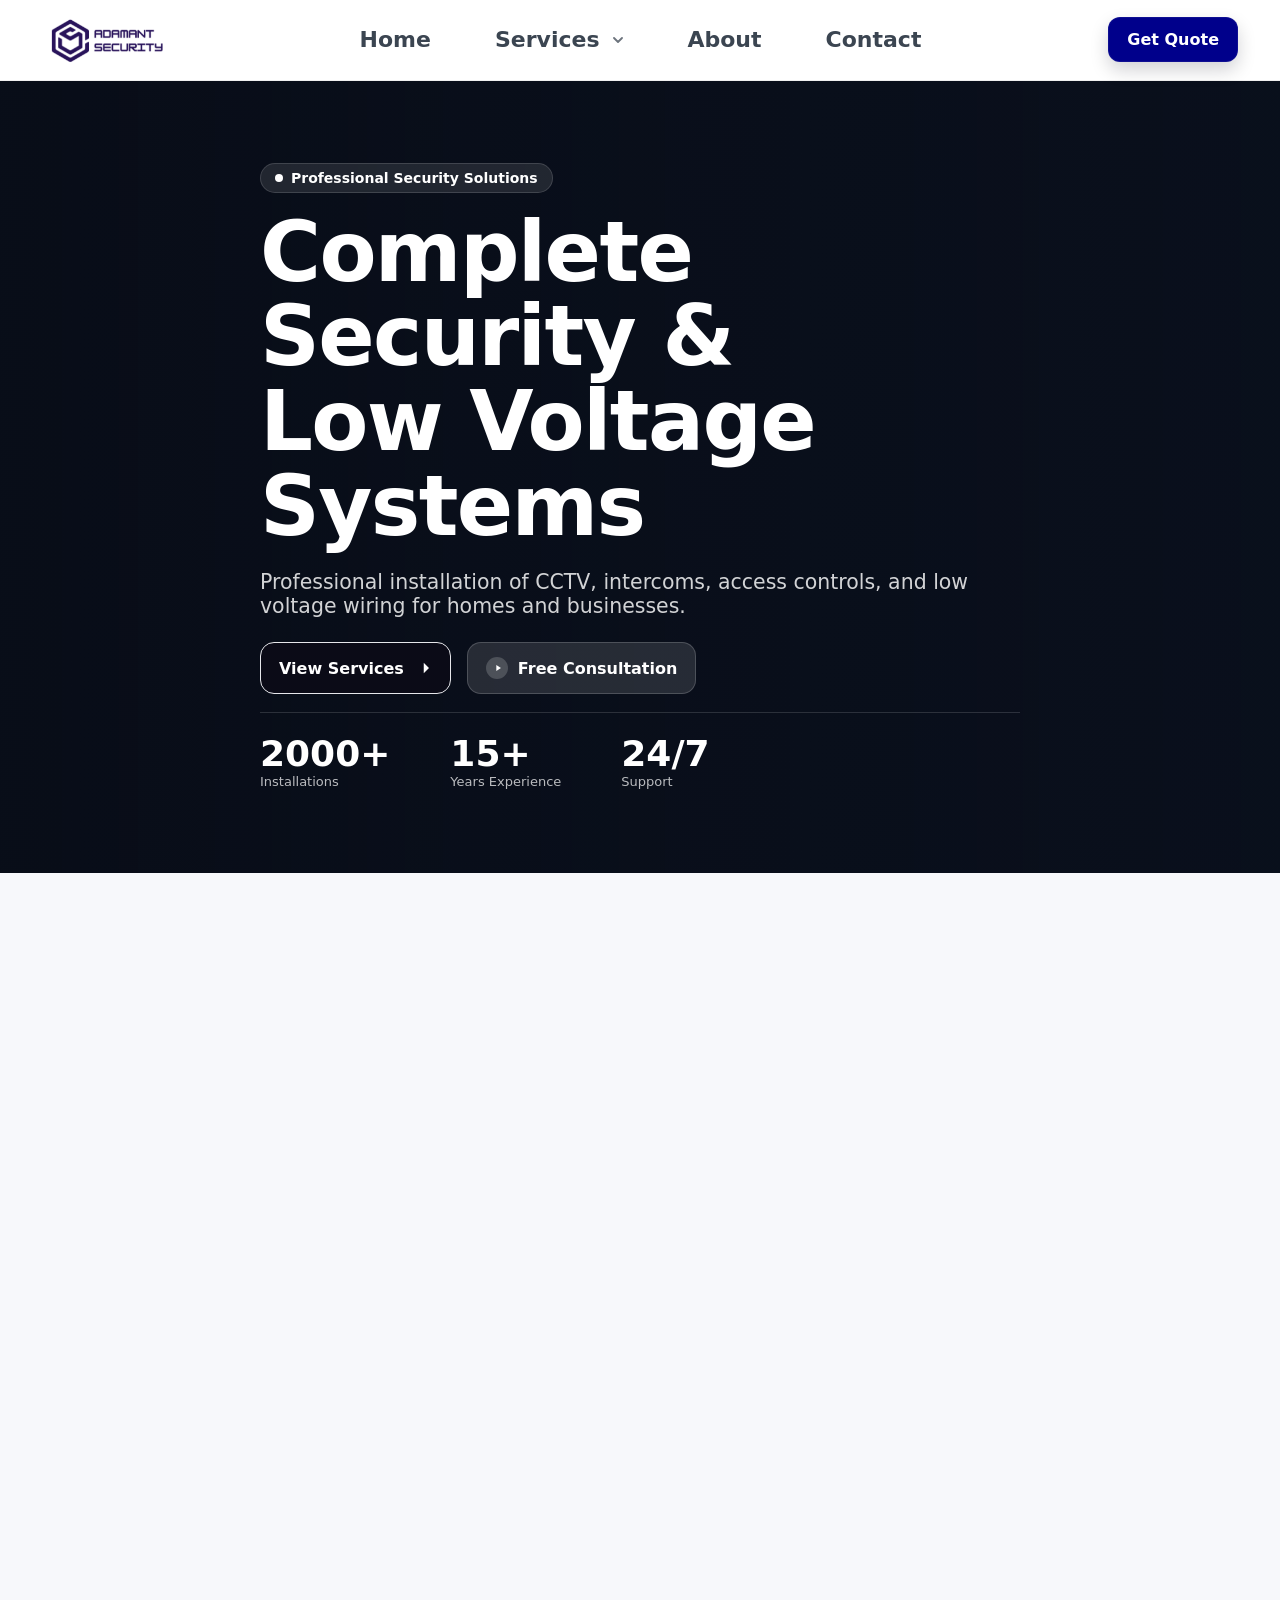
<file: index.html>
<!doctype html>
<html lang="en">
  <head>
    <meta charset="UTF-8" />
    <meta name="viewport" content="width=device-width, initial-scale=1" />
    <title>Adamant Security</title>
    <link rel="stylesheet" href="style.css" />
    <link rel="icon" type="image/png" href="favicon.png" />
  </head>
  <body>
    <!-- ===== Top Header ===== -->
    <header class="topbar" id="topbar">
      <div class="wrap">
        <!-- Left: Brand -->
        <a class="brand" href="#">
          <img src="images/logo.png" alt="logo" />
        </a>

        <!-- Center: Nav -->
        <button class="nav-toggle" id="navToggle" aria-label="Open menu" aria-expanded="false">
          <span></span><span></span><span></span>
        </button>

        <nav class="menu" id="menu">
          <a href="#home">Home</a>

          <div class="menu-item has-dropdown">
            <button
              class="menu-link services-toggle"
              id="servicesToggle"
              aria-expanded="false"
              aria-controls="servicesSubmenu"
              type="button"
            >
              <span>Services</span>

              <svg class="arrow-icon" viewBox="0 0 10 6" aria-hidden="true">
                <path d="M1 1l4 4 4-4"></path>
              </svg>
            </button>

            <div class="submenu" id="servicesSubmenu">
              <a href="#services">All Services</a>
              <a href="security-cameras.html">Security Cameras</a>
              <a href="access-control-systems.html">Access Control Systems</a>
              <a href="alarm-systems.html">Alarm Systems</a>
              <a href="smart-intercom-system.html">Smart Intercom System</a>
              <a href="data-cabling.html">Data Cabling</a>
              <a href="locksmithing.html">Locksmithing</a>
              <a href="monitoring-services.html">Monitoring Services</a>
            </div>
          </div>

          <a href="about.html">About</a>
          <a href="contact.html">Contact</a>
        </nav>

        <!-- Right: CTA -->
        <a class="btn-quote" href="contact.html#request">Get Quote</a>
      </div>
    </header>

    <!--section hero-->
    <section class="hero hero-video" id="home">
      <video class="hero-bg-video" autoplay muted loop playsinline>
        <source src="video/adamant_hero_section.mp4" type="video/mp4" />
      </video>

      <div class="hero-overlay"></div>

      <div class="container hero-grid hero-content">
        <div class="hero-copy">
          <span class="badge">
            <span class="dot" aria-hidden="true"></span>
            Professional Security Solutions
          </span>

          <h1 class="hero-title">
            Complete Security &<br />
            Low Voltage Systems
          </h1>

          <p class="hero-lead">
            Professional installation of CCTV, intercoms, access controls, and low voltage wiring
            for homes and businesses.
          </p>

          <div class="hero-actions">
            <a href="#services" class="btn btn-primary">
              <span>View Services</span>
              <svg viewBox="0 0 24 24" aria-hidden="true">
                <path d="M13 5l7 7-7 7M4 12h16" />
              </svg>
            </a>

            <a href="contact.html#request" class="btn btn-ghost">
              <span class="play" aria-hidden="true">
                <svg viewBox="0 0 24 24">
                  <path d="M8 5v14l11-7-11-7z" />
                </svg>
              </span>
              Free Consultation
            </a>
          </div>

          <hr class="hero-divider" />

          <div class="stats">
            <div class="stat">
              <div class="num" data-target="2000">0</div>
              <div class="label">Installations</div>
            </div>
            <div class="stat">
              <div class="num" data-target="15">0</div>
              <div class="label">Years Experience</div>
            </div>
            <div class="stat">
              <div class="num" data-target="24" data-suffix="/7">0</div>
              <div class="label">Support</div>
            </div>
          </div>
        </div>
      </div>
    </section>

    <!--section equipment-->

    <section class="section section-headline" id="services">
      <div class="container">
        <div class="section-header">
          <span class="badge">
            <span class="dot" aria-hidden="true"></span>
            Security Equipment
          </span>
          <h2 class="section-title">Professional Security Solutions</h2>
          <p class="section-subtitle">
            Explore our comprehensive range of state-of-the-art security equipment designed to
            protect your property and provide peace of mind.
          </p>
        </div>
      </div>
    </section>

    <!-- section for colum-->

    <section class="section products" id="products">
      <div class="container">
        <div class="grid-products">
          <!-- Card 1 -->
          <a href="security-cameras.html" class="product-card">
            <span class="pc-badge">Most Popular</span>
            <div class="pc-media">
              <img src="images/camera.jpeg" alt="CCTV camera" />
            </div>
            <div class="pc-body">
              <h3 class="pc-title">Security Cameras</h3>
              <p class="pc-desc">
                High-definition surveillance camera with night vision and weatherproof design.
              </p>
              <ul class="pc-features">
                <li>4K Resolution</li>
                <li>Night Vision</li>
                <li>IP66 Weatherproof</li>
                <li>Motion Detection</li>
              </ul>

              <!-- кнопка всегда прижата вниз -->
              <div class="pc-cta">
                <div class="btn-ghost-outline"><span class="ph">📞</span> Learn More</div>
              </div>
            </div>
          </a>

          <!-- Card 2 -->
          <a href="smart-intercom-system.html" class="product-card">
            <span class="pc-badge">Latest Tech</span>

            <div class="pc-media">
              <img src="images/intercom.png" alt="Smart Intercom System" />
            </div>

            <div class="pc-body">
              <h3 class="pc-title">Smart Intercom System</h3>

              <p class="pc-desc">
                Advanced door communication with video calling and remote access.
              </p>

              <ul class="pc-features">
                <li>Video Calling</li>
                <li>Remote Unlock</li>
                <li>Mobile App Control</li>
                <li>Two-Way Audio</li>
              </ul>

              <div class="pc-cta">
                <div class="btn-ghost-outline"><span class="ph">📞</span> Learn More</div>
              </div>
            </div>
          </a>

          <!-- Card 3 -->
          <a href="alarm-systems.html" class="product-card">
            <span class="pc-badge">Professional</span>
            <div class="pc-media">
              <img src="images/alarm.png" alt="Smart intercom" />
            </div>
            <div class="pc-body">
              <h3 class="pc-title">Alarm Systems</h3>
              <p class="pc-desc">
                Comprehensive alarm control with smartphone integration and 24/7 monitoring.
              </p>
              <ul class="pc-features">
                <li>Touch Screen</li>
                <li>Wireless Sensors</li>
                <li>Smart Alerts</li>
                <li>Battery Backup</li>
              </ul>
              <div class="pc-cta">
                <div class="btn-ghost-outline"><span class="ph">📞</span> Learn More</div>
              </div>
            </div>
          </a>

          <!-- Card 4 -->
          <a href="access-control-systems.html" class="product-card">
            <span class="pc-badge">Secure</span>
            <div class="pc-media">
              <img src="images/reader.png" alt="Access keypad" />
            </div>
            <div class="pc-body">
              <h3 class="pc-title">Access Control System</h3>
              <p class="pc-desc">
                Secure entry system with keycode and proximity card access management.
              </p>
              <ul class="pc-features">
                <li>Keycode Entry</li>
                <li>RFID Cards</li>
                <li>User Management</li>
                <li>Entry Logging</li>
              </ul>
              <div class="pc-cta">
                <div class="btn-ghost-outline"><span class="ph">📞</span> Learn More</div>
              </div>
            </div>
          </a>
        </div>
      </div>
    </section>

    <!--Дополнитильные секции о компании-->

    <section class="section">
      <div class="container">
        <div class="section-header">
          <span class="badge">
            <span class="dot"></span>
            Why Choose Us
          </span>

          <h2 class="section-title">Why Choose Adamant Security?</h2>

          <p class="section-subtitle">
            Professional security solutions backed by quality workmanship, trusted products, and
            ongoing customer support.
          </p>
        </div>

        <div class="grid-products service-grid-4">
          <article class="product-card">
            <div class="pc-body">
              <h3 class="pc-title">Certified Technicians</h3>
              <p class="pc-desc">
                Experienced installers providing professional residential and commercial security
                solutions.
              </p>
            </div>
          </article>

          <article class="product-card">
            <div class="pc-body">
              <h3 class="pc-title">Trusted Brands</h3>
              <p class="pc-desc">
                We work with proven industry-leading manufacturers known for reliability and
                performance.
              </p>
            </div>
          </article>

          <article class="product-card">
            <div class="pc-body">
              <h3 class="pc-title">Custom Solutions</h3>
              <p class="pc-desc">
                Every property is different. We design systems that fit your specific security
                needs.
              </p>
            </div>
          </article>

          <article class="product-card">
            <div class="pc-body">
              <h3 class="pc-title">Ongoing Support</h3>
              <p class="pc-desc">
                Installation is only the beginning. We provide service, upgrades, and technical
                support.
              </p>
            </div>
          </article>
        </div>
      </div>
    </section>

    <!--дополнительная секция №2-->

    <section class="section">
      <div class="container">
        <div class="section-header">
          <span class="badge">
            <span class="dot"></span>
            Our Process
          </span>

          <h2 class="section-title">How We Work</h2>

          <p class="section-subtitle">
            A simple process designed to deliver the right security solution for your property.
          </p>
        </div>

        <div class="grid-products service-grid-4">
          <article class="product-card">
            <div class="pc-body">
              <h3 class="pc-title">1. Consultation</h3>
              <p class="pc-desc">
                We discuss your security goals and identify the best options for your property.
              </p>
            </div>
          </article>

          <article class="product-card">
            <div class="pc-body">
              <h3 class="pc-title">2. Site Assessment</h3>
              <p class="pc-desc">
                Our technicians evaluate entry points, coverage areas, and installation
                requirements.
              </p>
            </div>
          </article>

          <article class="product-card">
            <div class="pc-body">
              <h3 class="pc-title">3. Installation</h3>
              <p class="pc-desc">
                Professional installation with clean workmanship and system testing.
              </p>
            </div>
          </article>

          <article class="product-card">
            <div class="pc-body">
              <h3 class="pc-title">4. Support</h3>
              <p class="pc-desc">
                Ongoing assistance, maintenance, upgrades, and technical support when needed.
              </p>
            </div>
          </article>
        </div>
      </div>
    </section>

    <!--баннер-->

    <section class="section cta-visual-banner">
      <div class="cta-banner-box">
        <img
          src="images/adamant-banner-tech.png"
          alt="Adamant Security technician installing a security camera"
          class="cta-banner-image"
        />

        <div class="cta-banner-overlay"></div>

        <div class="cta-banner-content container">
          <div class="cta-banner-copy">
            <span class="badge cta-banner-badge">
              <span class="dot" aria-hidden="true"></span>
              Professional Security Solutions
            </span>

            <h2 class="cta-banner-title">Protect What Matters Most</h2>

            <div class="cta-banner-line"></div>

            <p class="cta-banner-text">
              Professional Security Solutions<br />
              for Homes & Businesses
            </p>

            <p class="cta-banner-services">
              Security Cameras <span>•</span> Access Control <span>•</span> Intercom Systems
              <span>•</span>
              Alarm Systems
            </p>

            <a href="contact.html#request" class="btn btn-primary cta-banner-btn">
              Get Free Quote
            </a>
          </div>
        </div>
      </div>
    </section>
    <!--дополнительная секция №3-->

    <section class="section about-home">
      <div class="container about-grid">
        <div class="about-copy">
          <span class="badge">
            <span class="dot"></span>
            About Adamant Security
          </span>

          <h2 class="about-title">
            Local Security System Installers Serving Burnaby, Vancouver & the Lower Mainland
          </h2>

          <p class="about-lead">
            Adamant Security provides professional installation of security cameras, alarm systems,
            intercoms, access control, monitoring solutions, locksmithing, and low voltage wiring
            for residential and commercial properties.
          </p>

          <p class="about-lead">
            Our team focuses on clean workmanship, reliable equipment, and security systems that are
            easy to use every day. Whether you need to protect a home, office, warehouse, retail
            space, or multi-unit building, we help design the right solution for your property.
          </p>

          <div class="about-actions">
            <a href="about.html" class="btn btn-primary">Learn About Us</a>
            <a href="contact.html#request" class="btn btn-ghost">Get Free Consultation</a>
          </div>
        </div>

        <aside class="about-card">
          <h3>Security Solutions We Provide</h3>

          <ul class="about-list">
            <li>Residential and commercial security installation</li>
            <li>CCTV and surveillance camera systems</li>
            <li>Access control and key fob entry systems</li>
            <li>Intercoms and telephone entry systems</li>
            <li>Alarm systems, monitoring, and low voltage wiring</li>
          </ul>

          <p class="about-note">
            Serving Burnaby, Vancouver, Richmond, and surrounding Lower Mainland communities.
          </p>
        </aside>
      </div>
    </section>

    <!--бегущая строка-->

    <section class="section partners" id="partners">
      <div class="container">
        <header class="partners-head">
          <h2 class="partners-title">Brands We Work With</h2>
          <p class="partners-subtitle">
            Trusted partners for residential & commercial security systems.
          </p>
        </header>

        <div class="partners-text">
          <p>
            Adamant Security is a trusted installer for residential and commercial security systems.
            We are focused on providing newest security products, such as: wireless touchpad alarm
            systems, IP-cameras, networking, Wifi, intercom, access control solutions for our
            clients. We carry the best brands in industry to satisfy your needs, either it's home or
            business.
          </p>

          <p>
            Our certified technicians will go above and beyond to provide the best quality of
            installation and ongoing support. Contact us to book an appointment with our
            technicians, to visit your property and assess your security needs. Our team will design
            a proper security system to meet and exceed your expectations.
          </p>

          <p>
            Just click get a free quote and leave your information and we will get back to you as
            soon as possible.
          </p>

          <p>
            In an increasingly interconnected world, securing our devices and networks from
            potential threats has become a paramount concern. Trusted security device brands play a
            critical role in providing robust protection of your property.
          </p>

          <p>
            That's why Adamant Security working with various reputable security device brands that
            have gained trust and recognition for their commitment to delivering reliable and
            effective security solutions.
          </p>
        </div>

        <!-- бегущая строка брендов -->
        <div class="brands-marquee" aria-label="Brands we work with">
          <div class="brands-track">
            <!-- group 1 -->
            <div class="brands-group">
              <div class="brand-item">
                <img src="images/clients/logo_clients.png" alt="Brand 1" />
              </div>
              <div class="brand-item">
                <img src="images/clients/logo_clients2.png" alt="Brand 2" />
              </div>
              <div class="brand-item">
                <img src="images/clients/logo_clients3.png" alt="Brand 3" />
              </div>
              <div class="brand-item">
                <img src="images/clients/logo_clients4.png" alt="Brand 4" />
              </div>
              <div class="brand-item">
                <img src="images/clients/logo_clients5.png" alt="Brand 5" />
              </div>
              <div class="brand-item">
                <img src="images/clients/logo_clients6.png" alt="Brand 6" />
              </div>
            </div>

            <!-- group 2 (copy) -->
            <div class="brands-group" aria-hidden="true">
              <div class="brand-item">
                <img src="images/clients/logo_clients.png" alt="Brand 1.1" />
              </div>
              <div class="brand-item">
                <img src="images/clients/logo_clients2.png" alt="Brand 1.2" />
              </div>
              <div class="brand-item">
                <img src="images/clients/logo_clients3.png" alt="Brand 1.3" />
              </div>
              <div class="brand-item">
                <img src="images/clients/logo_clients4.png" alt="Brand 1.4" />
              </div>
              <div class="brand-item">
                <img src="images/clients/logo_clients5.png" alt="Brand 1.5" />
              </div>
              <div class="brand-item">
                <img src="images/clients/logo_clients6.png" alt="Brand 1.6" />
              </div>
            </div>
          </div>
        </div>
      </div>
    </section>

    <!-- footer-->

    <footer class="footer">
      <div class="container footer-grid">
        <!-- Brand / short info -->
        <div class="footer-col">
          <h3 class="footer-title">Adamant Security</h3>
          <p class="footer-text">
            Professional residential & commercial security systems installation. Certified
            technicians, trusted brands, and ongoing support.
          </p>
        </div>

        <!-- Contact -->
        <div class="footer-col">
          <h4 class="footer-heading">Contact</h4>

          <ul class="footer-list">
            <li>
              <span class="label">E-mail:</span>
              <a href="mailto:hello.adamant@gmail.com">hello.adamant@gmail.com</a>
            </li>

            <li>
              <span class="label">Phone:</span>
              <a href="tel:+18774011698">(877) 401-1698</a><br />
              <a href="tel:+16043994232">(604) 399-4232</a>
            </li>

            <li>
              <span class="label">Address:</span>
              <address>
                501-3292, Production Way,<br />
                Burnaby, BC, CA V5A 4R4
              </address>
            </li>
          </ul>
        </div>

        <!-- Legal -->
        <div class="footer-col">
          <h4 class="footer-heading">Legal</h4>

          <ul class="footer-list">
            <li><span class="label">Licence#:</span> 00177570</li>
            <li><span class="label">Insurance#:</span> SR082165</li>
          </ul>
        </div>
      </div>

      <!-- bottom bar -->
      <div class="footer-bottom">
        <div class="footer-bottom-inner">
          <p>© 2026 Adamant Security. All rights reserved.</p>

          <p class="footer-credit">Designed & Developed by <span>Dmitriy Povoliaiev</span></p>
        </div>
      </div>
    </footer>

    <!--create by Cody ^_^-->

    <script src="main.js"></script>
  </body>
</html>
</file>
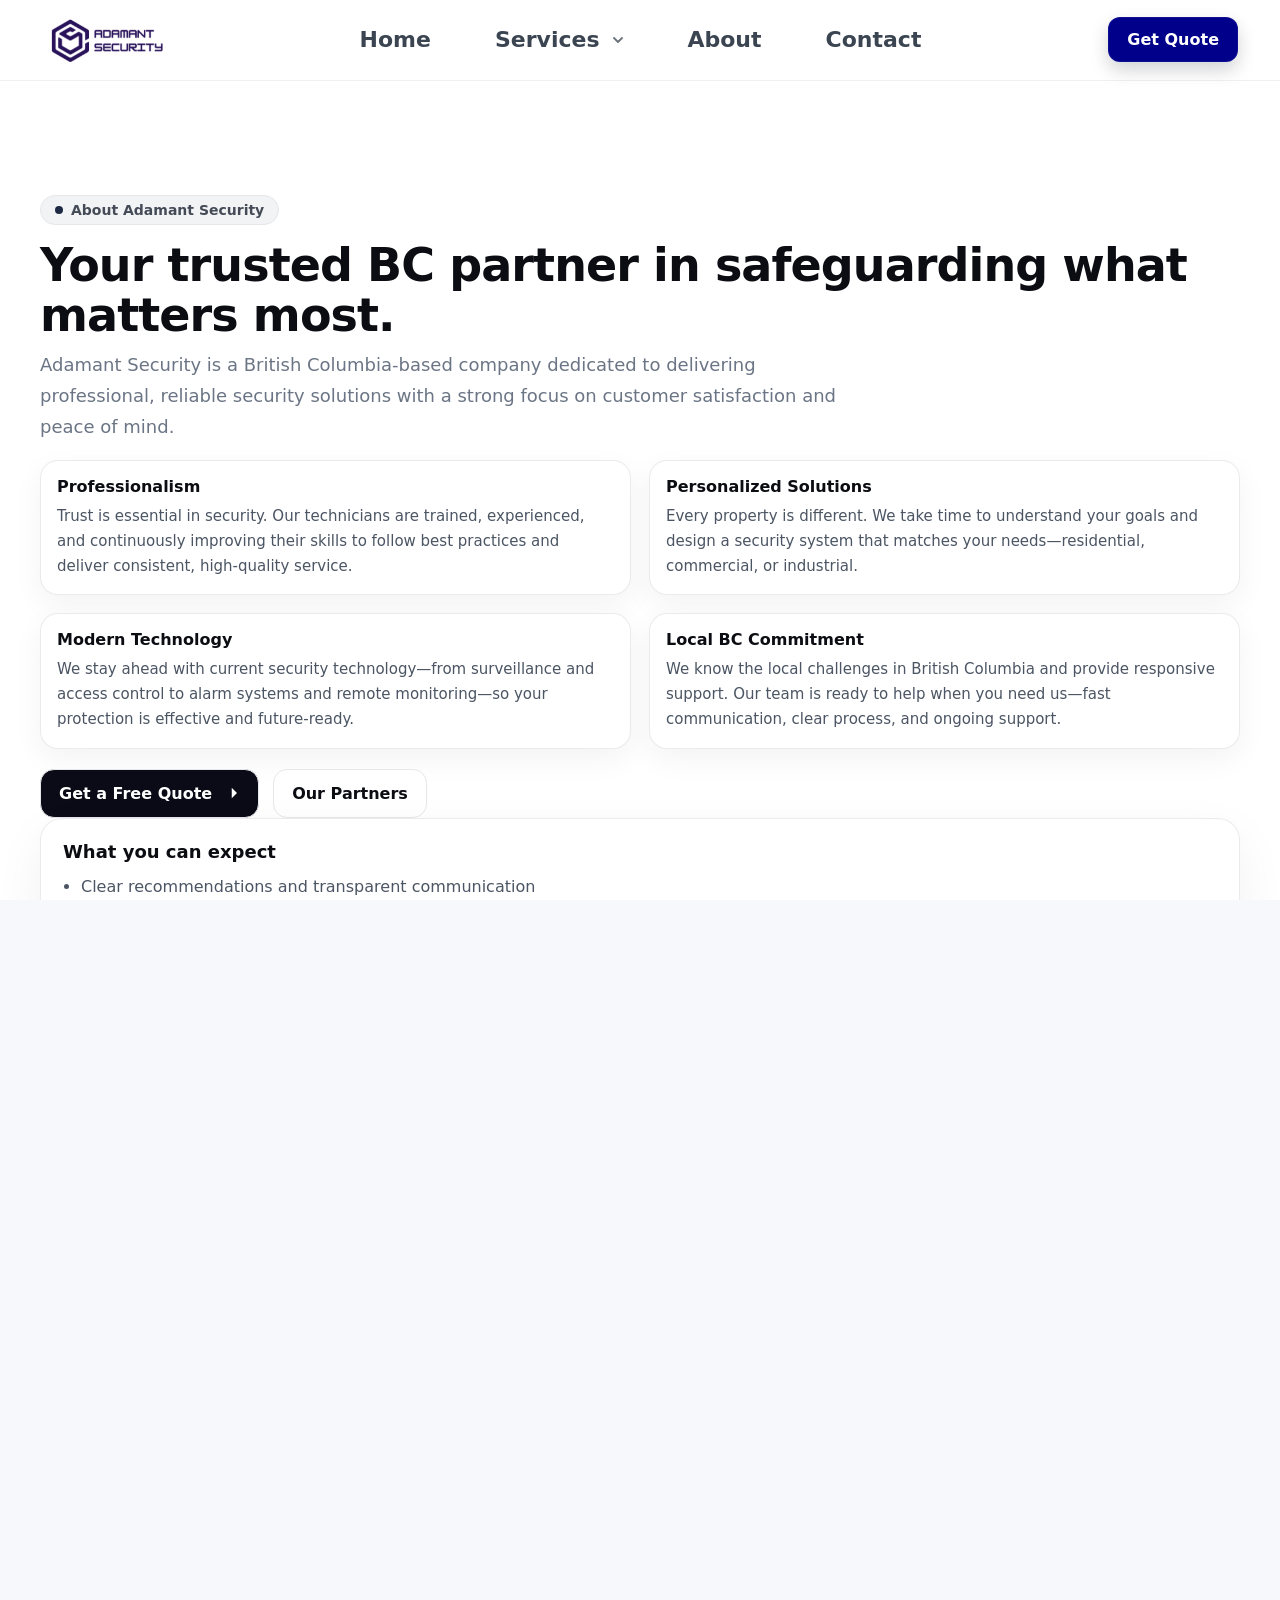
<file: about.html>
<!doctype html>
<html lang="en">
  <head>
    <meta charset="UTF-8" />
    <meta name="viewport" content="width=device-width, initial-scale=1" />
    <title>About | Adamant Security</title>
    <link rel="stylesheet" href="style.css" />
    <link rel="icon" type="image/png" href="favicon.png" />
    <script src="main.js" defer></script>
  </head>

  <body>
    <header class="topbar" id="topbar">
      <div class="wrap">
        <!-- Left: Brand -->
        <a class="brand" href="index.html">
          <img src="images/logo.png" alt="Adamant Security logo" />
        </a>

        <!-- Burger -->
        <button class="nav-toggle" id="navToggle" aria-label="Open menu" aria-expanded="false">
          <span></span>
          <span></span>
          <span></span>
        </button>

        <!-- Navigation -->
        <nav class="menu" id="menu">
          <a href="index.html#home">Home</a>
          <div class="menu-item has-dropdown">
            <button
              class="menu-link services-toggle"
              id="servicesToggle"
              aria-expanded="false"
              aria-controls="servicesSubmenu"
              type="button"
            >
              <span>Services</span>

              <svg class="arrow-icon" viewBox="0 0 10 6" aria-hidden="true">
                <path d="M1 1l4 4 4-4"></path>
              </svg>
            </button>

            <div class="submenu" id="servicesSubmenu">
              <a href="#services">All Services</a>
              <a href="security-cameras.html">Security Cameras</a>
              <a href="access-control-systems.html">Access Control Systems</a>
              <a href="alarm-systems.html">Alarm Systems</a>
              <a href="smart-intercom-system.html">Smart Intercom System</a>
              <a href="data-cabling.html">Data Cabling</a>
              <a href="locksmithing.html">Locksmithing</a>
              <a href="monitoring-services.html">Monitoring Services</a>
            </div>
          </div>

          <a href="about.html" class="active">About</a>
          <a href="contact.html">Contact</a>
        </nav>

        <!-- Right: CTA -->
        <a class="btn-quote" href="contact.html#request">Get Quote</a>
      </div>
    </header>

    <main>
      <section class="section about" id="about">
        <div class="container">
          <!-- один центральный блок -->
          <div class="about-center">
            <span class="badge">
              <span class="dot" aria-hidden="true"></span>
              About Adamant Security
            </span>

            <h1 class="about-title">Your trusted BC partner in safeguarding what matters most.</h1>

            <p class="about-lead">
              Adamant Security is a British Columbia-based company dedicated to delivering
              professional, reliable security solutions with a strong focus on customer satisfaction
              and peace of mind.
            </p>

            <div class="about-blocks">
              <div class="about-block">
                <h3>Professionalism</h3>
                <p>
                  Trust is essential in security. Our technicians are trained, experienced, and
                  continuously improving their skills to follow best practices and deliver
                  consistent, high-quality service.
                </p>
              </div>

              <div class="about-block">
                <h3>Personalized Solutions</h3>
                <p>
                  Every property is different. We take time to understand your goals and design a
                  security system that matches your needs—residential, commercial, or industrial.
                </p>
              </div>

              <div class="about-block">
                <h3>Modern Technology</h3>
                <p>
                  We stay ahead with current security technology—from surveillance and access
                  control to alarm systems and remote monitoring—so your protection is effective and
                  future-ready.
                </p>
              </div>

              <div class="about-block">
                <h3>Local BC Commitment</h3>
                <p>
                  We know the local challenges in British Columbia and provide responsive support.
                  Our team is ready to help when you need us—fast communication, clear process, and
                  ongoing support.
                </p>
              </div>
            </div>

            <!-- Убрали #contact/#partners, теперь ведёт на главную -->
            <div class="about-actions">
              <a class="btn btn-primary" href="contact.html#request">
                <span>Get a Free Quote</span>
                <svg viewBox="0 0 24 24" aria-hidden="true">
                  <path d="M13 5l7 7-7 7M4 12h16" />
                </svg>
              </a>

              <a class="btn btn-ghost" href="index.html#partners">Our Partners</a>
            </div>

            <!-- “What you can expect” теперь НЕ sticky и по центру снизу -->
            <div class="about-card">
              <h3>What you can expect</h3>
              <ul class="about-list">
                <li>Clear recommendations and transparent communication</li>
                <li>Quality installation with attention to detail</li>
                <li>Systems designed for long-term reliability</li>
                <li>Ongoing support after installation</li>
              </ul>

              <div class="about-note">
                <p><strong>Based in:</strong> British Columbia, Canada</p>
                <p><strong>Focus:</strong> Residential &amp; Commercial Security Systems</p>
              </div>
            </div>
          </div>
        </div>
      </section>
    </main>

    <footer class="footer">
      <div class="container footer-grid">
        <!-- Brand / short info -->
        <div class="footer-col">
          <h3 class="footer-title">Adamant Security</h3>
          <p class="footer-text">
            Professional residential & commercial security systems installation. Certified
            technicians, trusted brands, and ongoing support.
          </p>
        </div>

        <!-- Contact -->
        <div class="footer-col">
          <h4 class="footer-heading">Contact</h4>

          <ul class="footer-list">
            <li>
              <span class="label">E-mail:</span>
              <a href="mailto:hello.adamant@gmail.com">hello.adamant@gmail.com</a>
            </li>

            <li>
              <span class="label">Phone:</span>
              <a href="tel:+18774011698">(877) 401-1698</a><br />
              <a href="tel:+16043994232">(604) 399-4232</a>
            </li>

            <li>
              <span class="label">Address:</span>
              <address>
                501-3292, Production Way,<br />
                Burnaby, BC, CA V5A 4R4
              </address>
            </li>
          </ul>
        </div>

        <!-- Legal -->
        <div class="footer-col">
          <h4 class="footer-heading">Legal</h4>

          <ul class="footer-list">
            <li><span class="label">Licence#:</span> 00177570</li>
            <li><span class="label">Insurance#:</span> SR082165</li>
          </ul>
        </div>
      </div>

      <!-- bottom bar -->
      <div class="footer-bottom">
        <div class="footer-bottom-inner">
          <p>© 2026 Adamant Security. All rights reserved.</p>

          <p class="footer-credit">Designed & Developed by <span>Dmitriy Povoliaiev</span></p>
        </div>
      </div>
    </footer>
  </body>
</html>
</file>
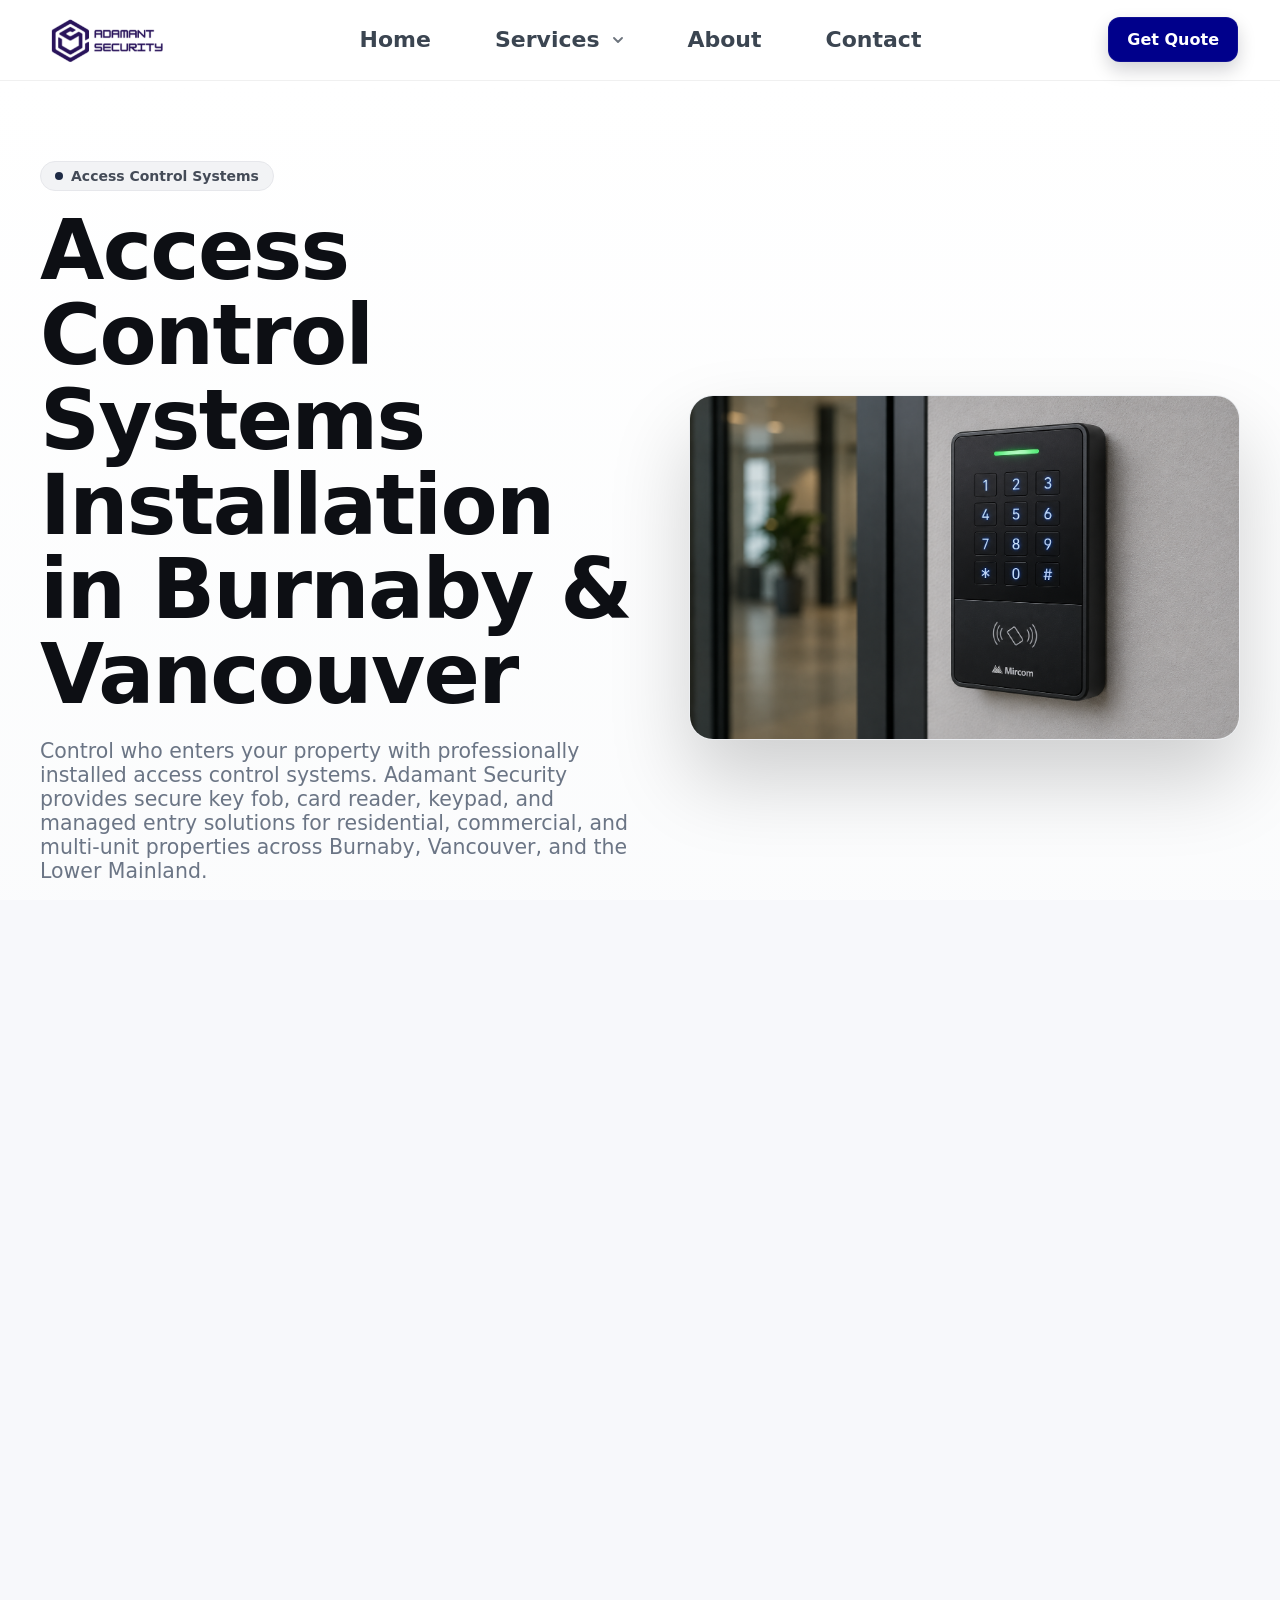
<file: access-control-systems.html>
<!doctype html>
<html lang="en">
  <head>
    <meta charset="UTF-8" />
    <meta name="viewport" content="width=device-width, initial-scale=1" />

    <title>Access Control Systems Installation in Burnaby & Vancouver | Adamant Security</title>
    <meta
      name="description"
      content="Access control systems installation in Burnaby, Vancouver, and the Lower Mainland. Key fob, keypad, RFID card access solutions by Adamant Security."
    />
    <link rel="canonical" href="https://adsec.ca/access-control-systems.html" />
    <meta
      property="og:title"
      content="Access Control Systems Installation in Burnaby & Vancouver | Adamant Security"
    />
    <meta property="og:url" content="https://adsec.ca/access-control-systems.html" />
    <meta
      property="og:description"
      content="Access Control Systems installation for residential and commercial properties in Burnaby and Vancouver."
    />
    <meta property="og:type" content="website" />
    <meta property="og:image" content="images/logo.png" />

    <link rel="stylesheet" href="style.css" />
    <link rel="icon" type="image/png" href="favicon.png" />

    <script type="application/ld+json">
      {
        "@context": "https://schema.org",
        "@type": "LocalBusiness",
        "name": "Adamant Security",
        "url": "https://adsec.ca/access-control-systems.html",
        "telephone": "+1-604-399-4232",
        "email": "hello.adamant@gmail.com",
        "address": {
          "@type": "PostalAddress",
          "streetAddress": "501-3292 Production Way",
          "addressLocality": "Burnaby",
          "addressRegion": "BC",
          "postalCode": "V5A 4R4",
          "addressCountry": "CA"
        },
        "areaServed": ["Burnaby", "Vancouver", "Richmond", "Lower Mainland"],
        "serviceType": "Access Control Systems Installation"
      }
    </script>

    <script type="application/ld+json">
      {
        "@context": "https://schema.org",
        "@type": "FAQPage",
        "mainEntity": [
          {
            "@type": "Question",
            "name": "Do you install Access Control Systems for homes and businesses?",
            "acceptedAnswer": {
              "@type": "Answer",
              "text": "Yes. Adamant Security provides security installation for both residential and commercial properties."
            }
          },
          {
            "@type": "Question",
            "name": "Do you serve Burnaby and Vancouver?",
            "acceptedAnswer": {
              "@type": "Answer",
              "text": "Yes. We serve Burnaby, Vancouver, and surrounding Lower Mainland areas."
            }
          },
          {
            "@type": "Question",
            "name": "Do you install key fob and card access systems?",
            "acceptedAnswer": {
              "@type": "Answer",
              "text": "Yes. We install key fob, RFID card, keypad, and managed access control systems for
                residential and commercial properties."
            }
          }
        ]
      }
    </script>
  </head>

  <body>
    <header class="topbar" id="topbar">
      <div class="wrap">
        <a class="brand" href="index.html">
          <img src="images/logo.png" alt="Adamant Security logo" />
        </a>

        <button class="nav-toggle" id="navToggle" aria-label="Open menu" aria-expanded="false">
          <span></span><span></span><span></span>
        </button>

        <nav class="menu" id="menu">
          <a href="index.html">Home</a>

          <div class="menu-item has-dropdown">
            <button
              class="menu-link services-toggle"
              id="servicesToggle"
              aria-expanded="false"
              aria-controls="servicesSubmenu"
              type="button"
            >
              <span>Services</span>

              <svg class="arrow-icon" viewBox="0 0 10 6" aria-hidden="true">
                <path d="M1 1l4 4 4-4"></path>
              </svg>
            </button>

            <div class="submenu" id="servicesSubmenu">
              <a href="index.html#services">All Services</a>
              <a href="security-cameras.html">Security Cameras</a>
              <a href="access-control-systems.html" aria-current="page">Access Control Systems</a>
              <a href="alarm-systems.html">Alarm Systems</a>
              <a href="smart-intercom-system.html">Smart Intercom System</a>
              <a href="data-cabling.html">Data Cabling</a>
              <a href="locksmithing.html">Locksmithing</a>
              <a href="monitoring-services.html">Monitoring Services</a>
            </div>
          </div>

          <a href="about.html">About</a>
          <a href="contact.html">Contact</a>
        </nav>

        <a class="btn-quote" href="#request-quote">Get Quote</a>
      </div>
    </header>

    <main>
      <!-- HERO -->
      <section class="hero service-hero">
        <div class="container hero-grid">
          <div class="hero-copy">
            <span class="badge">
              <span class="dot" aria-hidden="true"></span>
              Access Control Systems
            </span>

            <h1 class="hero-title">Access Control Systems Installation in Burnaby & Vancouver</h1>

            <p class="hero-lead">
              Control who enters your property with professionally installed access control systems.
              Adamant Security provides secure key fob, card reader, keypad, and managed entry
              solutions for residential, commercial, and multi-unit properties across Burnaby,
              Vancouver, and the Lower Mainland.
            </p>

            <div class="hero-actions">
              <a href="#request-quote" class="btn btn-primary">Get Free Quote</a>
              <a href="#access-benefits" class="btn btn-ghost">Learn More</a>
            </div>
          </div>

          <figure class="hero-art">
            <img
              src="images/reader.png"
              alt="Commercial access control keypad and card reader installation"
            />
          </figure>
        </div>
      </section>

      <!-- TEXT BLOCK 1 -->
      <section class="section" id="access-benefits">
        <div class="container">
          <div class="section-header">
            <h2 class="section-title">
              Secure Access Management for Homes, Businesses & Multi-Unit Buildings
            </h2>
            <p class="section-subtitle">
              Improve security, simplify entry management, and gain greater control over who can
              access your property.
            </p>
            <p class="hero-lead">
              Access control systems help businesses, strata buildings, offices, and residential
              properties improve security while simplifying entry management through key fobs, RFID
              cards, and keypad access.
            </p>
          </div>

          <div class="partners-text">
            <p>
              Traditional keys can be lost, copied, or difficult to manage across multiple users.
              Modern access control systems provide a safer and more convenient way to control entry
              using keypads, RFID cards, key fobs, and centralized management tools.
            </p>

            <p>
              Adamant Security designs and installs access control solutions tailored to each
              property. Whether you need a single-door entry system or a multi-door commercial
              solution, we help create a secure environment while making day-to-day access
              management simple and efficient.
            </p>
          </div>
        </div>
      </section>

      <!-- CTA 1 -->
      <section class="section cta-band">
        <div class="container">
          <div class="cta-box">
            <h2>Need Better Control Over Building Access?</h2>
            <p>
              Book a free consultation and discover the right access control solution for your
              property.
            </p>
            <a href="#request-quote" class="btn btn-primary">Request a Quote</a>
          </div>
        </div>
      </section>

      <!-- TEXT BLOCK 2 -->
      <section class="section">
        <div class="container">
          <div class="section-header">
            <h2 class="section-title">Residential & Commercial Access Control Solutions</h2>
          </div>

          <div class="grid-products service-grid-3">
            <article class="product-card">
              <div class="pc-body">
                <h3 class="pc-title">RFID Card & Key Fob Access</h3>
                <p class="pc-desc">
                  Allow authorized users to enter quickly and securely using key fobs, RFID cards,
                  and assigned credentials.
                </p>
              </div>
            </article>

            <article class="product-card">
              <div class="pc-body">
                <h3 class="pc-title">Keypad Entry Systems</h3>
                <p class="pc-desc">
                  Secure entry through PIN codes while eliminating the need for physical keys and
                  reducing maintenance.
                </p>
              </div>
            </article>

            <article class="product-card">
              <div class="pc-body">
                <h3 class="pc-title">User Management & Entry Logs</h3>
                <p class="pc-desc">
                  Track entry activity, manage permissions, and easily add or remove users as your
                  property changes.
                </p>
              </div>
            </article>
          </div>

          <div class="partners-text" style="margin-top: 32px">
            <p>
              Access control systems are commonly used in offices, warehouses, apartment buildings,
              retail spaces, schools, and residential communities. Replacing traditional keys with
              managed credentials improves convenience, security, and daily access management.
            </p>
          </div>
        </div>
      </section>

      <!-- REVIEWS 1 -->
      <section class="section">
        <div class="container">
          <h2 class="section-title">Access Control Installation Reviews in Burnaby & Vancouver</h2>

          <div class="section-header">
            <h2 class="section-title">What Clients Say</h2>
            <p class="section-subtitle">Real feedback from Adamant Security clients.</p>
          </div>

          <div class="grid-products service-grid-3">
            <article class="product-card review-card">
              <div class="pc-body">
                <div class="review-stars">
                  <span>★</span><span>★</span><span>★</span><span>★</span><span>★</span>
                </div>

                <h3 class="pc-title">Sergii Serdiuk</h3>
                <p class="review-meta">Commercial Client</p>
                <p class="pc-desc">
                  “Working with Adamant for over a year now at all my commercial sites. Great
                  experience and pricing.”
                </p>
              </div>
            </article>

            <article class="product-card review-card">
              <div class="pc-body">
                <div class="review-stars">
                  <span>★</span><span>★</span><span>★</span><span>★</span><span>★</span>
                </div>

                <h3 class="pc-title">Denis Mezyaa</h3>
                <p class="review-meta">Residential Camera Installation</p>
                <p class="pc-desc">
                  “Thank you guys, I was very impressed and satisfied with installation of my new
                  camera system. Now I can see what’s going on around my house. I have two kids and
                  now I can watch the backyard from my phone. That’s awesome! I would definitely
                  recommend this company to my friends! Thanks.”
                </p>
              </div>
            </article>

            <article class="product-card review-card">
              <div class="pc-body">
                <div class="review-stars">
                  <span>★</span><span>★</span><span>★</span><span>★</span><span>★</span>
                </div>

                <h3 class="pc-title">Tony Llewellyn</h3>
                <p class="review-meta">Alarm & Security Service</p>
                <p class="pc-desc">
                  “Andrew was simply amazing. He quickly diagnosed the problem with my alarm and
                  then retrofitted my key pads and panel. He was punctual, very pleasant,
                  professional and very competitive with his price.”
                </p>
              </div>
            </article>
          </div>
        </div>
      </section>

      <!-- GALLERY -->
      <!-- пока без галереи , там решим

       <section class="section">
        <div class="container">
          <div class="section-header">
            <h2 class="section-title">Security Camera Gallery</h2>
          </div>

          <div class="gallery-grid">
            <img
              src="https://images.unsplash.com/photo-1518005020951-eccb494ad742?q=80&w=1200&auto=format&fit=crop"
              alt="Security camera mounted near building entrance"
            />
            <img
              src="https://images.unsplash.com/photo-1544197150-b99a580bb7a8?q=80&w=1200&auto=format&fit=crop"
              alt="CCTV surveillance cameras installed on exterior wall"
            />
            <img
              src="https://images.unsplash.com/photo-1601979031925-424e53b6caaa?q=80&w=1200&auto=format&fit=crop"
              alt="Modern security monitoring equipment and installation setup"
            />
          </div>
        </div>
      </section>
      -->

      <!-- REVIEWS 2 / MAP -->
      <section class="section">
        <div class="container">
          <div class="section-header">
            <h2 class="section-title">Visit Adamant Security</h2>
            <p class="section-subtitle">Serving Burnaby, Vancouver, and surrounding areas.</p>
          </div>

          <div class="map-wrap">
            <iframe
              title="Adamant Security location map"
              src="https://www.google.com/maps?q=501-3292+Production+Way,+Burnaby,+BC,+Canada+V5A+4R4&output=embed"
              width="100%"
              height="420"
              style="border: 0"
              loading="lazy"
              referrerpolicy="no-referrer-when-downgrade"
              allowfullscreen
            >
            </iframe>
          </div>
        </div>
      </section>

      <!-- CTA 2 -->
      <section class="section cta-band">
        <div class="container">
          <div class="cta-box">
            <h2>Looking for Access Control Systems in Burnaby or Vancouver?</h2>
            <p>
              Contact Adamant Security today for a custom access control solution and professional
              installation.
            </p>
            <a href="#request-quote" class="btn btn-primary">Talk to Our Team</a>
          </div>
        </div>
      </section>

      <!-- FAQ -->
      <section class="section">
        <div class="container">
          <div class="section-header">
            <h2 class="section-title">Frequently Asked Questions</h2>
          </div>

          <div class="faq-list">
            <details>
              <summary>Do you install key fob and card access systems?</summary>
              <p>
                Yes. We install key fob, RFID card, keypad, and managed access control systems for
                residential and commercial properties.
              </p>
            </details>

            <details>
              <summary>Can access control systems replace traditional keys?</summary>
              <p>
                Yes. Many clients replace physical keys with cards, fobs, PIN codes, or mobile
                credentials to improve security and simplify management.
              </p>
            </details>

            <details>
              <summary>Do you provide access control systems for apartment buildings?</summary>
              <p>
                Yes. We install and maintain access control systems for apartment complexes, strata
                properties, offices, and commercial facilities.
              </p>
            </details>
          </div>
        </div>
      </section>

      <!-- CONTACT FORM -->
      <section class="section" id="request-quote">
        <div class="container">
          <div class="section-header">
            <h2 class="section-title">Request a Free Quote</h2>
            <p class="section-subtitle">
              Tell us about your property and access control requirements.
            </p>
          </div>

          <form class="contact-form">
            <div class="form-grid">
              <input type="text" name="name" placeholder="Full Name" required />
              <input type="tel" name="phone" placeholder="Phone Number" required />
              <input type="email" name="email" placeholder="Email Address" required />
              <input type="text" name="city" placeholder="City" />
            </div>

            <textarea
              name="message"
              rows="6"
              placeholder="Tell us what type of access control system you need"
              required
            ></textarea>

            <button type="submit" class="btn btn-primary">Send Request</button>
          </form>
        </div>
      </section>
    </main>

    <footer class="footer">
      <div class="container footer-grid">
        <div class="footer-col">
          <h3 class="footer-title">Adamant Security</h3>
          <p class="footer-text">
            Professional residential & commercial security systems installation. Certified
            technicians, trusted brands, and ongoing support.
          </p>
        </div>

        <div class="footer-col">
          <h4 class="footer-heading">Contact</h4>
          <ul class="footer-list">
            <li>
              <span class="label">E-mail:</span>
              <a href="mailto:hello.adamant@gmail.com">hello.adamant@gmail.com</a>
            </li>
            <li>
              <span class="label">Phone:</span>
              <a href="tel:+18774011698">(877) 401-1698</a><br />
              <a href="tel:+16043994232">(604) 399-4232</a>
            </li>
            <li>
              <span class="label">Address:</span>
              <address>
                501-3292, Production Way,<br />
                Burnaby, BC, CA V5A 4R4
              </address>
            </li>
          </ul>
        </div>

        <div class="footer-col">
          <h4 class="footer-heading">Legal</h4>
          <ul class="footer-list">
            <li><span class="label">Licence#:</span> 00177570</li>
            <li><span class="label">Insurance#:</span> SR082165</li>
          </ul>
        </div>
      </div>

      <div class="footer-bottom">
        <div class="footer-bottom-inner">
          <p>© 2026 Adamant Security. All rights reserved.</p>
          <p class="footer-credit">Designed & Developed by <span>Dmitriy Povoliaiev</span></p>
        </div>
      </div>
    </footer>

    <script src="main.js"></script>
  </body>
</html>
</file>
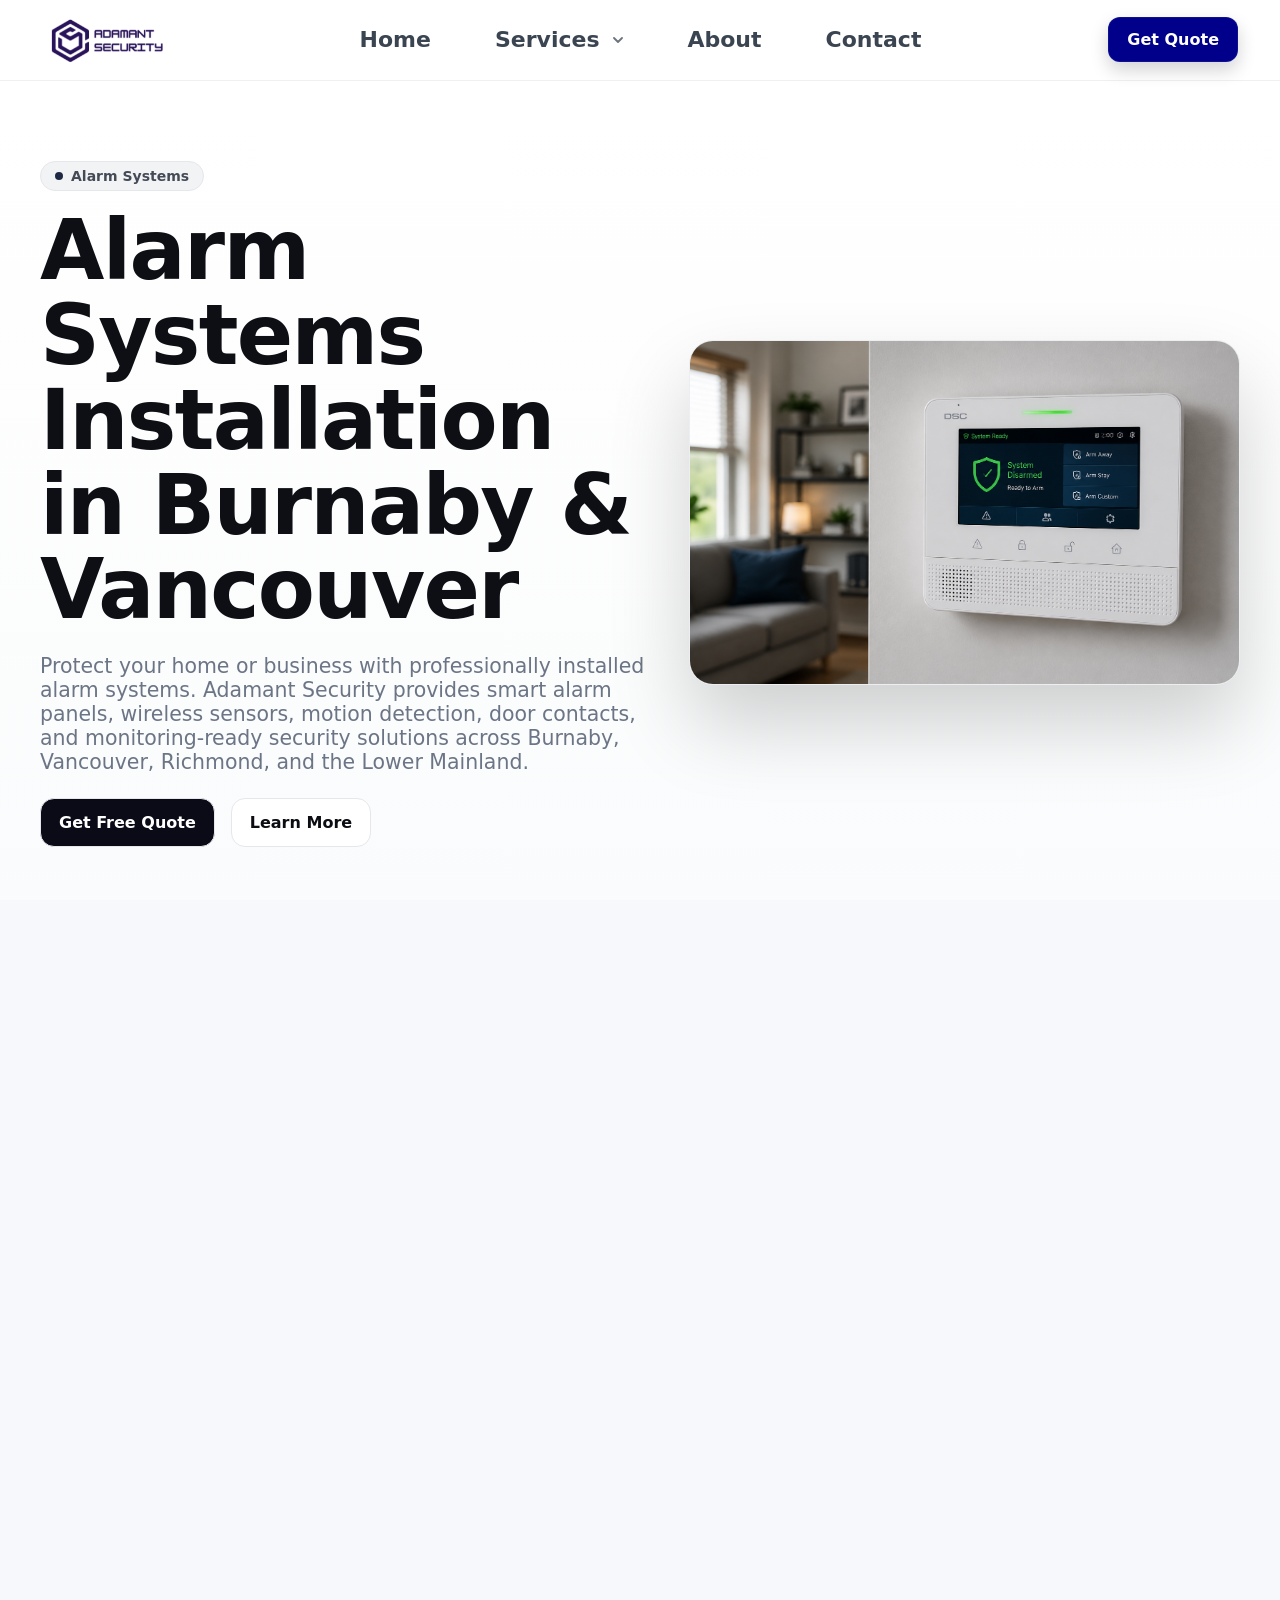
<file: alarm-systems.html>
<!doctype html>
<html lang="en">
  <head>
    <meta charset="UTF-8" />
    <meta name="viewport" content="width=device-width, initial-scale=1" />

    <title>Alarm Systems Installation in Burnaby & Vancouver | Adamant Security</title>
    <meta
      name="description"
      content="Professional alarm systems installation in Burnaby, Vancouver, and the Lower Mainland. Smart security alarms, wireless sensors, monitoring, and alarm panel solutions by Adamant Security."
    />
    <link rel="canonical" href="https://adsec.ca/alarm-systems.html" />
    <meta
      property="og:title"
      content="Alarm Systems Installation in Burnaby & Vancouver | Adamant Security"
    />
    <meta property="og:url" content="https://adsec.ca/alarm-systems.html" />
    <meta
      property="og:description"
      content="Alarm systems installation for residential and commercial properties in Burnaby, Vancouver, and the Lower Mainland."
    />
    <meta property="og:type" content="website" />
    <meta property="og:image" content="images/logo.png" />

    <link rel="stylesheet" href="style.css" />
    <link rel="icon" type="image/png" href="favicon.png" />

    <script type="application/ld+json">
      {
        "@context": "https://schema.org",
        "@type": "LocalBusiness",
        "name": "Adamant Security",
        "url": "https://adsec.ca/alarm-systems.html",
        "telephone": "+1-604-399-4232",
        "email": "hello.adamant@gmail.com",
        "address": {
          "@type": "PostalAddress",
          "streetAddress": "501-3292 Production Way",
          "addressLocality": "Burnaby",
          "addressRegion": "BC",
          "postalCode": "V5A 4R4",
          "addressCountry": "CA"
        },
        "areaServed": ["Burnaby", "Vancouver", "Richmond", "Lower Mainland"],
        "serviceType": "Alarm Systems Installation"
      }
    </script>

    <script type="application/ld+json">
      {
        "@context": "https://schema.org",
        "@type": "FAQPage",
        "mainEntity": [
          {
            "@type": "Question",
            "name": "Do you install alarm systems for homes and businesses?",
            "acceptedAnswer": {
              "@type": "Answer",
              "text": "Yes. Adamant Security installs alarm systems for residential, commercial, and multi-unit properties."
            }
          },
          {
            "@type": "Question",
            "name": "Do you serve Burnaby and Vancouver?",
            "acceptedAnswer": {
              "@type": "Answer",
              "text": "Yes. We serve Burnaby, Vancouver, Richmond, and surrounding Lower Mainland areas."
            }
          },
          {
            "@type": "Question",
            "name": "Can you help choose the right alarm system?",
            "acceptedAnswer": {
              "@type": "Answer",
              "text": "Yes. We assess your property layout, entry points, and security goals to recommend the right alarm system."
            }
          }
        ]
      }
    </script>
  </head>

  <body>
    <header class="topbar" id="topbar">
      <div class="wrap">
        <a class="brand" href="index.html">
          <img src="images/logo.png" alt="Adamant Security logo" />
        </a>

        <button class="nav-toggle" id="navToggle" aria-label="Open menu" aria-expanded="false">
          <span></span><span></span><span></span>
        </button>

        <nav class="menu" id="menu">
          <a href="index.html">Home</a>

          <div class="menu-item has-dropdown">
            <button
              class="menu-link services-toggle"
              id="servicesToggle"
              aria-expanded="false"
              aria-controls="servicesSubmenu"
              type="button"
            >
              <span>Services</span>

              <svg class="arrow-icon" viewBox="0 0 10 6" aria-hidden="true">
                <path d="M1 1l4 4 4-4"></path>
              </svg>
            </button>

            <div class="submenu" id="servicesSubmenu">
              <a href="index.html#services">All Services</a>
              <a href="security-cameras.html">Security Cameras</a>
              <a href="access-control-systems.html">Access Control Systems</a>
              <a href="alarm-systems.html" aria-current="page">Alarm Systems</a>
              <a href="smart-intercom-system.html">Smart Intercom System</a>
              <a href="data-cabling.html">Data Cabling</a>
              <a href="locksmithing.html">Locksmithing</a>
              <a href="monitoring-services.html">Monitoring Services</a>
            </div>
          </div>

          <a href="about.html">About</a>
          <a href="contact.html">Contact</a>
        </nav>

        <a class="btn-quote" href="#request-quote">Get Quote</a>
      </div>
    </header>

    <main>
      <!-- HERO -->
      <section class="hero service-hero">
        <div class="container hero-grid">
          <div class="hero-copy">
            <span class="badge">
              <span class="dot" aria-hidden="true"></span>
              Alarm Systems
            </span>

            <h1 class="hero-title">Alarm Systems Installation in Burnaby & Vancouver</h1>

            <p class="hero-lead">
              Protect your home or business with professionally installed alarm systems. Adamant
              Security provides smart alarm panels, wireless sensors, motion detection, door
              contacts, and monitoring-ready security solutions across Burnaby, Vancouver, Richmond,
              and the Lower Mainland.
            </p>

            <div class="hero-actions">
              <a href="#request-quote" class="btn btn-primary">Get Free Quote</a>
              <a href="#alarm-benefits" class="btn btn-ghost">Learn More</a>
            </div>
          </div>

          <figure class="hero-art">
            <img
              src="images/alarm.png"
              alt="Modern security alarm panel with touchscreen and smart alerts"
            />
          </figure>
        </div>
      </section>

      <!-- TEXT BLOCK 1 -->
      <section class="section" id="alarm-benefits">
        <div class="container">
          <div class="section-header">
            <h2 class="section-title">
              Smart Alarm Protection for Homes, Businesses & Commercial Properties
            </h2>
            <p class="section-subtitle">
              Detect break-ins, receive smart alerts, and improve property protection with a
              professionally installed alarm system.
            </p>
            <p class="hero-lead">
              Alarm systems help homeowners, offices, warehouses, retail spaces, and strata
              properties strengthen security through sensors, alarm panels, smartphone alerts, and
              monitoring-ready protection.
            </p>
          </div>

          <div class="partners-text">
            <p>
              A reliable alarm system is one of the most important layers of property security. When
              doors, windows, motion zones, or sensitive areas are triggered, the system can alert
              occupants, notify responsible users, and help reduce response time during security
              events.
            </p>

            <p>
              Adamant Security installs alarm systems based on your property layout, entry points,
              daily routine, and security goals. Whether you need a simple residential alarm or a
              more complete commercial security setup, we help design a system that is practical,
              easy to use, and built for dependable protection.
            </p>
          </div>
        </div>
      </section>

      <!-- CTA 1 -->
      <section class="section cta-band">
        <div class="container">
          <div class="cta-box">
            <h2>Need a Reliable Alarm System for Your Property?</h2>
            <p>
              Book a free consultation and get a custom alarm system recommendation for your home or
              business.
            </p>
            <a href="#request-quote" class="btn btn-primary">Request a Quote</a>
          </div>
        </div>
      </section>

      <!-- TEXT BLOCK 2 -->
      <section class="section">
        <div class="container">
          <div class="section-header">
            <h2 class="section-title">Residential & Commercial Alarm System Solutions</h2>
          </div>

          <div class="grid-products service-grid-3">
            <article class="product-card">
              <div class="pc-body">
                <h3 class="pc-title">Smart Alarm Panels</h3>
                <p class="pc-desc">
                  Modern alarm control panels with touchscreen interfaces, user-friendly operation,
                  and smartphone integration options.
                </p>
              </div>
            </article>

            <article class="product-card">
              <div class="pc-body">
                <h3 class="pc-title">Wireless Sensors & Motion Detection</h3>
                <p class="pc-desc">
                  Protect doors, windows, hallways, garages, offices, and high-priority areas with
                  properly placed alarm sensors.
                </p>
              </div>
            </article>

            <article class="product-card">
              <div class="pc-body">
                <h3 class="pc-title">Smart Alerts & Battery Backup</h3>
                <p class="pc-desc">
                  Stay informed with alarm notifications and backup power options designed to keep
                  your system reliable when it matters most.
                </p>
              </div>
            </article>
          </div>

          <div class="partners-text" style="margin-top: 32px">
            <p>
              Alarm systems are commonly used in houses, condos, retail stores, offices, warehouses,
              and multi-unit properties. A well-installed alarm system improves security by
              combining detection, alerts, and daily convenience in one integrated solution.
            </p>
          </div>
        </div>
      </section>

      <!-- REVIEWS 1 -->
      <section class="section">
        <div class="container">
          <h2 class="section-title">Alarm System Installation Reviews in Burnaby & Vancouver</h2>

          <div class="section-header">
            <h2 class="section-title">What Clients Say</h2>
            <p class="section-subtitle">Real feedback from Adamant Security clients.</p>
          </div>

          <div class="grid-products service-grid-3">
            <article class="product-card review-card">
              <div class="pc-body">
                <div class="review-stars">
                  <span>★</span><span>★</span><span>★</span><span>★</span><span>★</span>
                </div>

                <h3 class="pc-title">Sergii Serdiuk</h3>
                <p class="review-meta">Commercial Client</p>
                <p class="pc-desc">
                  “Working with Adamant for over a year now at all my commercial sites. Great
                  experience and pricing.”
                </p>
              </div>
            </article>

            <article class="product-card review-card">
              <div class="pc-body">
                <div class="review-stars">
                  <span>★</span><span>★</span><span>★</span><span>★</span><span>★</span>
                </div>

                <h3 class="pc-title">Denis Mezyaa</h3>
                <p class="review-meta">Residential Security Service</p>
                <p class="pc-desc">
                  “Thank you guys, I was very impressed and satisfied with installation of my new
                  camera system. Now I can see what’s going on around my house. I have two kids and
                  now I can watch the backyard from my phone. That’s awesome! I would definitely
                  recommend this company to my friends! Thanks.”
                </p>
              </div>
            </article>

            <article class="product-card review-card">
              <div class="pc-body">
                <div class="review-stars">
                  <span>★</span><span>★</span><span>★</span><span>★</span><span>★</span>
                </div>

                <h3 class="pc-title">Tony Llewellyn</h3>
                <p class="review-meta">Alarm & Security Service</p>
                <p class="pc-desc">
                  “Andrew was simply amazing. He quickly diagnosed the problem with my alarm and
                  then retrofitted my key pads and panel. He was punctual, very pleasant,
                  professional and very competitive with his price.”
                </p>
              </div>
            </article>
          </div>
        </div>
      </section>

      <!-- GALLERY -->
      <!-- пока без галереи , там решим

       <section class="section">
        <div class="container">
          <div class="section-header">
            <h2 class="section-title">Alarm Systems Gallery</h2>
          </div>

          <div class="gallery-grid">
            <img src="images/alarm.png" alt="Security alarm panel installation" />
            <img src="images/alarm-sensor.png" alt="Wireless alarm sensor installed on a door" />
            <img src="images/alarm-keypad.png" alt="Alarm keypad and control panel setup" />
          </div>
        </div>
      </section>
      -->

      <!-- REVIEWS 2 / MAP -->
      <section class="section">
        <div class="container">
          <div class="section-header">
            <h2 class="section-title">Visit Adamant Security</h2>
            <p class="section-subtitle">Serving Burnaby, Vancouver, and surrounding areas.</p>
          </div>

          <div class="map-wrap">
            <iframe
              title="Adamant Security location map"
              src="https://www.google.com/maps?q=501-3292+Production+Way,+Burnaby,+BC,+Canada+V5A+4R4&output=embed"
              width="100%"
              height="420"
              style="border: 0"
              loading="lazy"
              referrerpolicy="no-referrer-when-downgrade"
              allowfullscreen
            >
            </iframe>
          </div>
        </div>
      </section>

      <!-- CTA 2 -->
      <section class="section cta-band">
        <div class="container">
          <div class="cta-box">
            <h2>Looking for Alarm Systems in Burnaby or Vancouver?</h2>
            <p>
              Contact Adamant Security today for a custom alarm system solution and professional
              installation.
            </p>
            <a href="#request-quote" class="btn btn-primary">Talk to Our Team</a>
          </div>
        </div>
      </section>

      <!-- FAQ -->
      <section class="section">
        <div class="container">
          <div class="section-header">
            <h2 class="section-title">Frequently Asked Questions</h2>
          </div>

          <div class="faq-list">
            <details>
              <summary>Do you install alarm systems for homes and businesses?</summary>
              <p>
                Yes. We install alarm systems for residential, commercial, and multi-unit
                properties.
              </p>
            </details>

            <details>
              <summary>Can an alarm system work with smartphone alerts?</summary>
              <p>
                Yes. Many modern alarm systems can support smartphone alerts, app control, and
                remote system notifications depending on the equipment and configuration.
              </p>
            </details>

            <details>
              <summary>Do you provide alarm systems with wireless sensors?</summary>
              <p>
                Yes. We install alarm systems with wireless sensors, motion detectors, door
                contacts, and other security devices based on the needs of the property.
              </p>
            </details>
          </div>
        </div>
      </section>

      <!-- CONTACT FORM -->
      <section class="section" id="request-quote">
        <div class="container">
          <div class="section-header">
            <h2 class="section-title">Request a Free Quote</h2>
            <p class="section-subtitle">Tell us about your property and alarm system needs.</p>
          </div>

          <form class="contact-form">
            <div class="form-grid">
              <input type="text" name="name" placeholder="Full Name" required />
              <input type="tel" name="phone" placeholder="Phone Number" required />
              <input type="email" name="email" placeholder="Email Address" required />
              <input type="text" name="city" placeholder="City" />
            </div>

            <textarea
              name="message"
              rows="6"
              placeholder="Tell us what type of alarm system you need"
              required
            ></textarea>

            <button type="submit" class="btn btn-primary">Send Request</button>
          </form>
        </div>
      </section>
    </main>

    <footer class="footer">
      <div class="container footer-grid">
        <div class="footer-col">
          <h3 class="footer-title">Adamant Security</h3>
          <p class="footer-text">
            Professional residential & commercial security systems installation. Certified
            technicians, trusted brands, and ongoing support.
          </p>
        </div>

        <div class="footer-col">
          <h4 class="footer-heading">Contact</h4>
          <ul class="footer-list">
            <li>
              <span class="label">E-mail:</span>
              <a href="mailto:hello.adamant@gmail.com">hello.adamant@gmail.com</a>
            </li>
            <li>
              <span class="label">Phone:</span>
              <a href="tel:+18774011698">(877) 401-1698</a><br />
              <a href="tel:+16043994232">(604) 399-4232</a>
            </li>
            <li>
              <span class="label">Address:</span>
              <address>
                501-3292, Production Way,<br />
                Burnaby, BC, CA V5A 4R4
              </address>
            </li>
          </ul>
        </div>

        <div class="footer-col">
          <h4 class="footer-heading">Legal</h4>
          <ul class="footer-list">
            <li><span class="label">Licence#:</span> 00177570</li>
            <li><span class="label">Insurance#:</span> SR082165</li>
          </ul>
        </div>
      </div>

      <div class="footer-bottom">
        <div class="footer-bottom-inner">
          <p>© 2026 Adamant Security. All rights reserved.</p>
          <p class="footer-credit">Designed & Developed by <span>Dmitriy Povoliaiev</span></p>
        </div>
      </div>
    </footer>

    <script src="main.js"></script>
  </body>
</html>
</file>
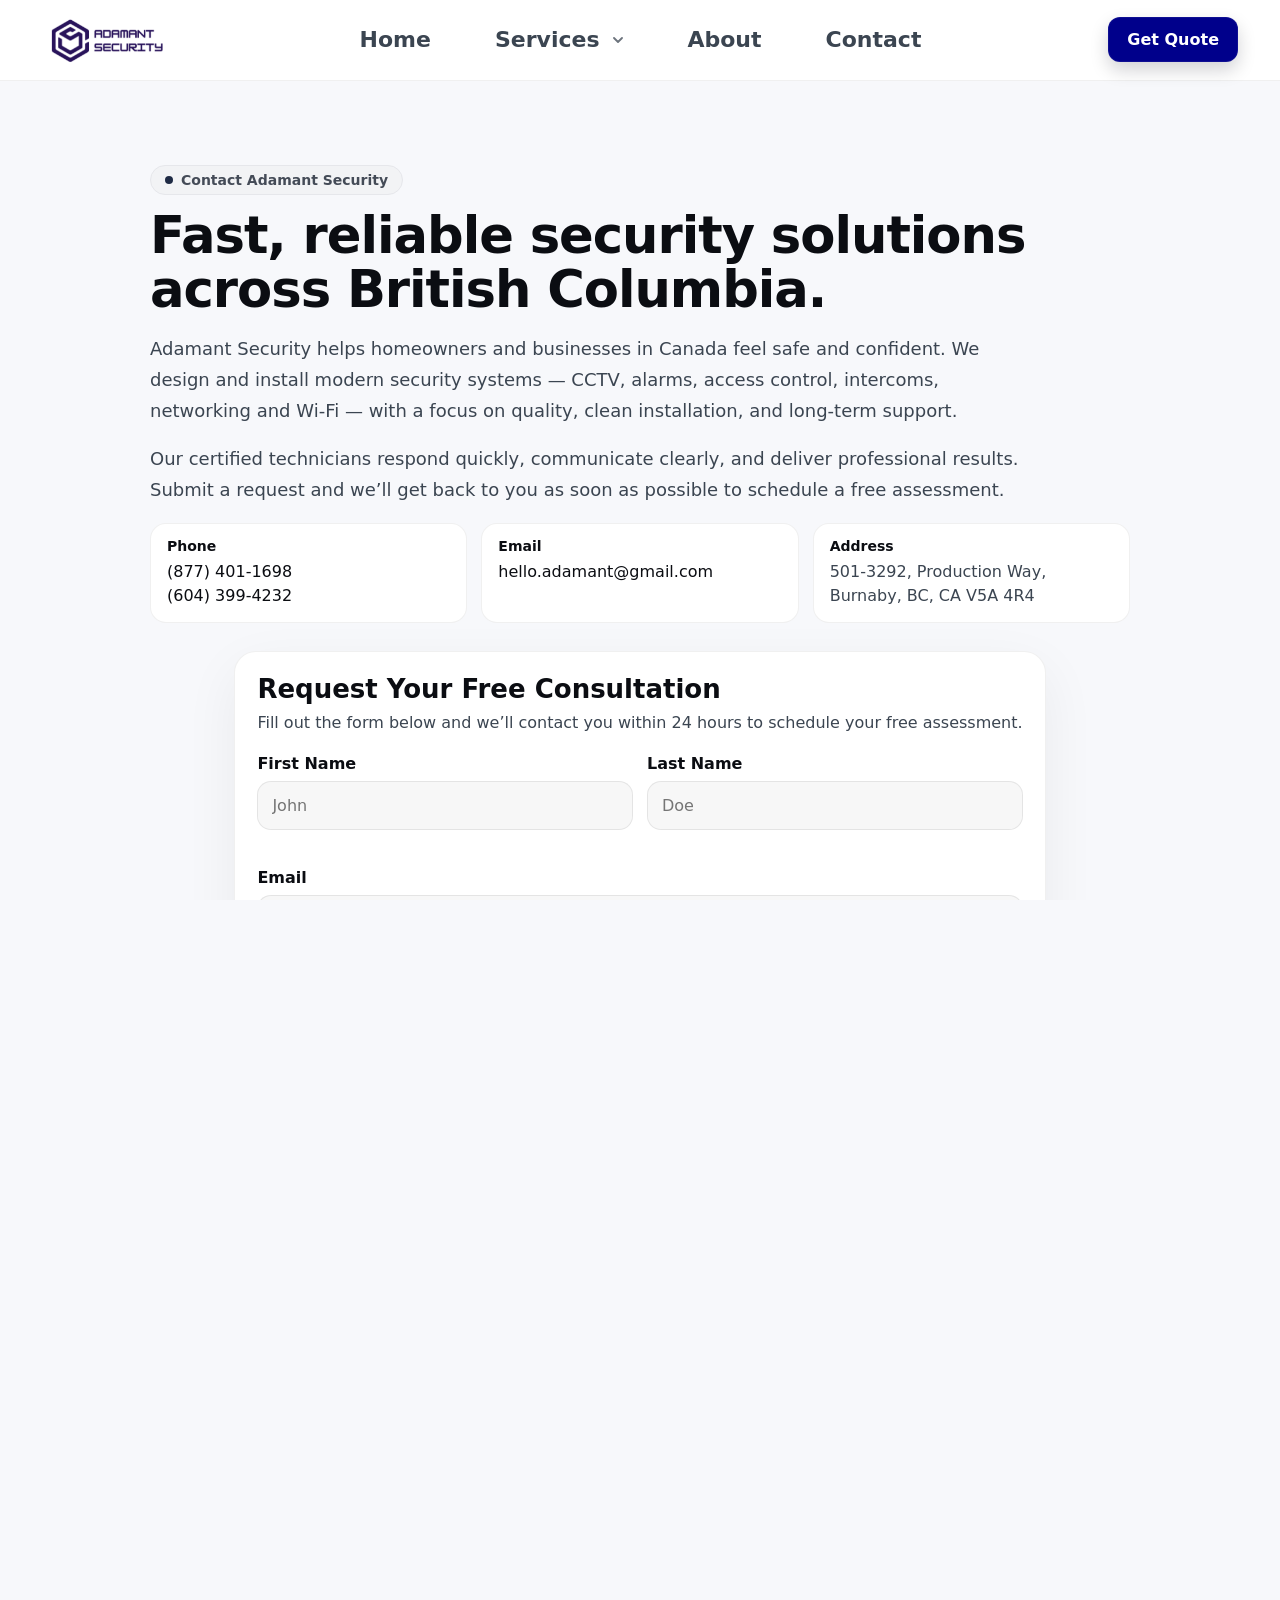
<file: contact.html>
<!doctype html>
<html lang="en">
  <head>
    <meta charset="UTF-8" />
    <meta name="viewport" content="width=device-width, initial-scale=1" />
    <title>Contact | Adamant Security</title>
    <link rel="stylesheet" href="style.css" />
    <link rel="icon" type="image/png" href="favicon.png" />
    <script src="main.js" defer></script>
  </head>

  <body>
    <!-- HEADER -->
    <header class="topbar" id="topbar">
      <div class="wrap">
        <a class="brand" href="index.html">
          <img src="images/logo.png" alt="Adamant Security logo" />
        </a>

        <button class="nav-toggle" id="navToggle" aria-label="Open menu" aria-expanded="false">
          <span></span><span></span><span></span>
        </button>

        <nav class="menu" id="menu">
          <a href="index.html#home">Home</a>
          <div class="menu-item has-dropdown">
            <button
              class="menu-link services-toggle"
              id="servicesToggle"
              aria-expanded="false"
              aria-controls="servicesSubmenu"
              type="button"
            >
              <span>Services</span>

              <svg class="arrow-icon" viewBox="0 0 10 6" aria-hidden="true">
                <path d="M1 1l4 4 4-4"></path>
              </svg>
            </button>

            <div class="submenu" id="servicesSubmenu">
              <a href="#services">All Services</a>
              <a href="security-cameras.html">Security Cameras</a>
              <a href="access-control-systems.html">Access Control Systems</a>
              <a href="alarm-systems.html">Alarm Systems</a>
              <a href="smart-intercom-system.html">Smart Intercom System</a>
              <a href="data-cabling.html">Data Cabling</a>
              <a href="locksmithing.html">Locksmithing</a>
              <a href="monitoring-services.html">Monitoring Services</a>
            </div>
          </div>

          <a href="about.html">About</a>
          <a href="contact.html" class="active">Contact</a>
        </nav>

        <a class="btn-quote" href="contact.html#request">Get Quote</a>
      </div>
    </header>

    <main>
      <section class="section contact-page" id="request">
        <div class="container contact-container">
          <!-- Intro text -->
          <div class="contact-intro">
            <span class="badge">
              <span class="dot" aria-hidden="true"></span>
              Contact Adamant Security
            </span>

            <h1 class="contact-title">
              Fast, reliable security solutions across British Columbia.
            </h1>

            <p class="contact-lead">
              Adamant Security helps homeowners and businesses in Canada feel safe and confident. We
              design and install modern security systems — CCTV, alarms, access control, intercoms,
              networking and Wi-Fi — with a focus on quality, clean installation, and long-term
              support.
            </p>

            <p class="contact-lead">
              Our certified technicians respond quickly, communicate clearly, and deliver
              professional results. Submit a request and we’ll get back to you as soon as possible
              to schedule a free assessment.
            </p>

            <!-- Optional quick contacts (можешь удалить если не надо) -->
            <div class="contact-quick">
              <div class="quick-card">
                <h3>Phone</h3>
                <p><a href="tel:+18774011698">(877) 401-1698</a></p>
                <p><a href="tel:+16043994232">(604) 399-4232</a></p>
              </div>

              <div class="quick-card">
                <h3>Email</h3>
                <p><a href="mailto:hello.adamant@gmail.com">hello.adamant@gmail.com</a></p>
              </div>

              <div class="quick-card">
                <h3>Address</h3>
                <p>501-3292, Production Way,<br />Burnaby, BC, CA V5A 4R4</p>
              </div>
            </div>
          </div>

          <!-- Form -->
          <section class="form-card" aria-labelledby="formTitle">
            <header class="form-head">
              <h2 id="formTitle">Request Your Free Consultation</h2>
              <p>
                Fill out the form below and we’ll contact you within 24 hours to schedule your free
                assessment.
              </p>
            </header>

            <form class="quote-form" id="quoteForm" novalidate>
              <div class="form-grid-2">
                <div class="field">
                  <label for="firstName">First Name</label>
                  <input
                    id="firstName"
                    name="firstName"
                    type="text"
                    placeholder="John"
                    autocomplete="given-name"
                    required
                  />
                  <small class="error" data-error-for="firstName"></small>
                </div>

                <div class="field">
                  <label for="lastName">Last Name</label>
                  <input
                    id="lastName"
                    name="lastName"
                    type="text"
                    placeholder="Doe"
                    autocomplete="family-name"
                    required
                  />
                  <small class="error" data-error-for="lastName"></small>
                </div>
              </div>

              <div class="field">
                <label for="email">Email</label>
                <input
                  id="email"
                  name="email"
                  type="email"
                  placeholder="john.doe@example.com"
                  autocomplete="email"
                  required
                />
                <small class="error" data-error-for="email"></small>
              </div>

              <div class="field">
                <label for="service">Service Needed</label>
                <input
                  id="service"
                  name="service"
                  type="text"
                  placeholder="CCTV, Intercom, Access Control, etc."
                />
              </div>

              <div class="field">
                <label for="details">Project Details</label>
                <textarea
                  id="details"
                  name="details"
                  placeholder="Describe your security needs, property type, and any specific requirements..."
                  rows="6"
                ></textarea>
              </div>

              <button class="form-submit" type="submit">Request Free Consultation</button>

              <p class="form-footnote">
                By submitting this form, you agree to our <a href="#">privacy policy</a> and
                <a href="#">terms of service</a>.
              </p>

              <p class="form-success" id="formSuccess" hidden>
                ✅ Thank you! Your request has been sent. We’ll contact you shortly.
              </p>
            </form>
          </section>
        </div>
      </section>
    </main>
    <!-- FOOTOR-->
    <footer class="footer">
      <div class="container footer-grid">
        <!-- Brand / short info -->
        <div class="footer-col">
          <h3 class="footer-title">Adamant Security</h3>
          <p class="footer-text">
            Professional residential & commercial security systems installation. Certified
            technicians, trusted brands, and ongoing support.
          </p>
        </div>

        <!-- Contact -->
        <div class="footer-col">
          <h4 class="footer-heading">Contact</h4>

          <ul class="footer-list">
            <li>
              <span class="label">E-mail:</span>
              <a href="mailto:hello.adamant@gmail.com">hello.adamant@gmail.com</a>
            </li>

            <li>
              <span class="label">Phone:</span>
              <a href="tel:+18774011698">(877) 401-1698</a><br />
              <a href="tel:+16043994232">(604) 399-4232</a>
            </li>

            <li>
              <span class="label">Address:</span>
              <address>
                501-3292, Production Way,<br />
                Burnaby, BC, CA V5A 4R4
              </address>
            </li>
          </ul>
        </div>

        <!-- Legal -->
        <div class="footer-col">
          <h4 class="footer-heading">Legal</h4>

          <ul class="footer-list">
            <li><span class="label">Licence#:</span> 00177570</li>
            <li><span class="label">Insurance#:</span> SR082165</li>
          </ul>
        </div>
      </div>

      <!-- bottom bar -->
      <div class="footer-bottom">
        <div class="footer-bottom-inner">
          <p>© 2026 Adamant Security. All rights reserved.</p>

          <p class="footer-credit">Designed & Developed by <span>Dmitriy Povoliaiev</span></p>
        </div>
      </div>
    </footer>
  </body>
</html>
</file>
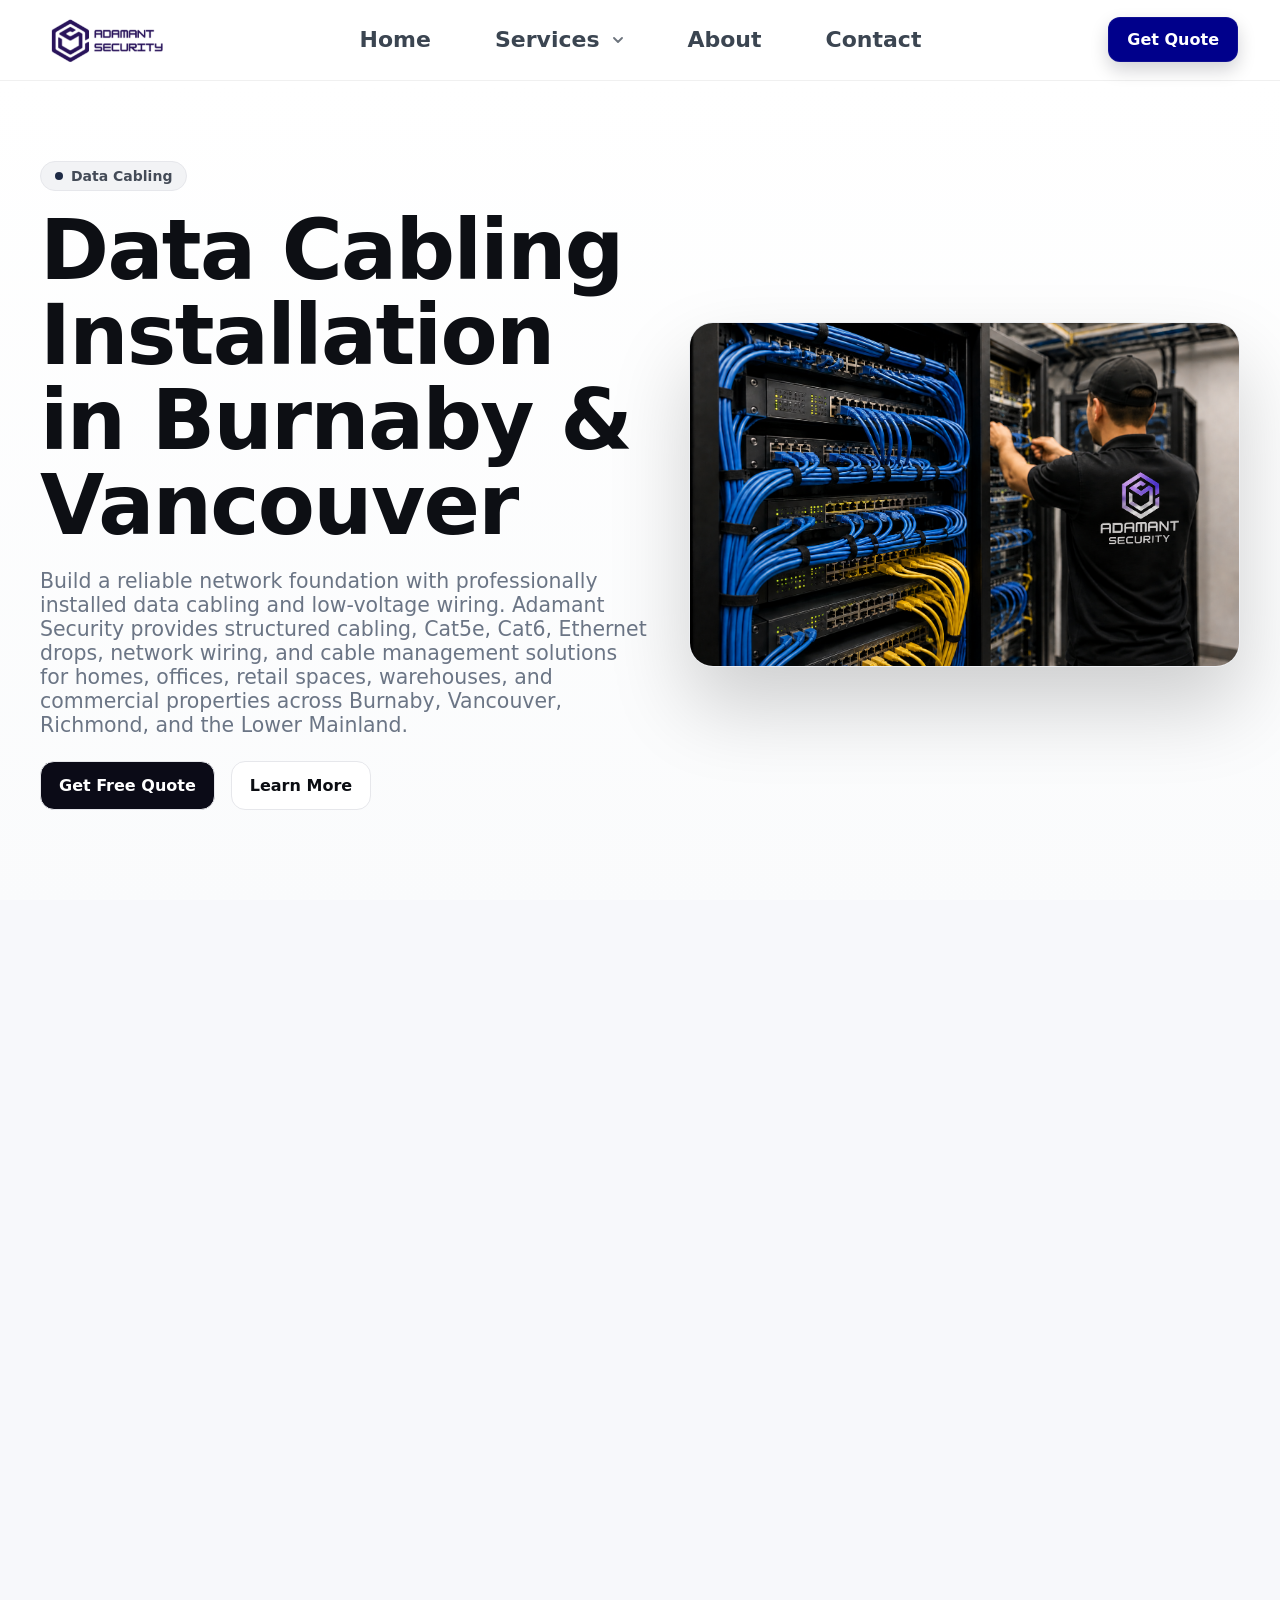
<file: data-cabling.html>
<!doctype html>
<html lang="en">
  <head>
    <meta charset="UTF-8" />
    <meta name="viewport" content="width=device-width, initial-scale=1" />

    <title>Data Cabling Installation in Burnaby & Vancouver | Adamant Security</title>
    <meta
      name="description"
      content="Professional data cabling installation in Burnaby, Vancouver, and the Lower Mainland. Structured cabling, Cat5e, Cat6, Ethernet wiring, network cabling, and low-voltage cabling solutions by Adamant Security."
    />
    <link rel="canonical" href="https://adsec.ca/data-cabling.html" />
    <meta
      property="og:title"
      content="Data Cabling Installation in Burnaby & Vancouver | Adamant Security"
    />
    <meta property="og:url" content="https://adsec.ca/data-cabling.html" />
    <meta
      property="og:description"
      content="Data cabling installation for homes, offices, retail spaces, warehouses, commercial properties, and low-voltage security systems in Burnaby, Vancouver, and the Lower Mainland."
    />
    <meta property="og:type" content="website" />
    <meta property="og:image" content="images/logo.png" />

    <link rel="stylesheet" href="style.css" />
    <link rel="icon" type="image/png" href="favicon.png" />

    <script type="application/ld+json">
      {
        "@context": "https://schema.org",
        "@type": "LocalBusiness",
        "name": "Adamant Security",
        "url": "https://adsec.ca/data-cabling.html",
        "telephone": "+1-604-399-4232",
        "email": "hello.adamant@gmail.com",
        "address": {
          "@type": "PostalAddress",
          "streetAddress": "501-3292 Production Way",
          "addressLocality": "Burnaby",
          "addressRegion": "BC",
          "postalCode": "V5A 4R4",
          "addressCountry": "CA"
        },
        "areaServed": ["Burnaby", "Vancouver", "Richmond", "Lower Mainland"],
        "serviceType": "Data Cabling Installation"
      }
    </script>

    <script type="application/ld+json">
      {
        "@context": "https://schema.org",
        "@type": "FAQPage",
        "mainEntity": [
          {
            "@type": "Question",
            "name": "Do you install data cabling for homes and businesses?",
            "acceptedAnswer": {
              "@type": "Answer",
              "text": "Yes. Adamant Security installs data cabling for residential, commercial, office, retail, warehouse, and low-voltage security projects."
            }
          },
          {
            "@type": "Question",
            "name": "Do you install Cat5e and Cat6 network cabling?",
            "acceptedAnswer": {
              "@type": "Answer",
              "text": "Yes. We install Cat5e, Cat6, Ethernet, structured cabling, network drops, and low-voltage wiring for homes and businesses."
            }
          },
          {
            "@type": "Question",
            "name": "Do you serve Burnaby and Vancouver?",
            "acceptedAnswer": {
              "@type": "Answer",
              "text": "Yes. We serve Burnaby, Vancouver, Richmond, and surrounding Lower Mainland areas."
            }
          }
        ]
      }
    </script>
  </head>

  <body>
    <header class="topbar" id="topbar">
      <div class="wrap">
        <a class="brand" href="index.html">
          <img src="images/logo.png" alt="Adamant Security logo" />
        </a>

        <button class="nav-toggle" id="navToggle" aria-label="Open menu" aria-expanded="false">
          <span></span><span></span><span></span>
        </button>

        <nav class="menu" id="menu">
          <a href="index.html">Home</a>

          <div class="menu-item has-dropdown">
            <button
              class="menu-link services-toggle"
              id="servicesToggle"
              aria-expanded="false"
              aria-controls="servicesSubmenu"
              type="button"
            >
              <span>Services</span>

              <svg class="arrow-icon" viewBox="0 0 10 6" aria-hidden="true">
                <path d="M1 1l4 4 4-4"></path>
              </svg>
            </button>

            <div class="submenu" id="servicesSubmenu">
              <a href="index.html#services">All Services</a>
              <a href="security-cameras.html">Security Cameras</a>
              <a href="access-control-systems.html">Access Control Systems</a>
              <a href="alarm-systems.html">Alarm Systems</a>
              <a href="smart-intercom-system.html">Smart Intercom System</a>
              <a href="data-cabling.html" aria-current="page">Data Cabling</a>
              <a href="locksmithing.html">Locksmithing</a>
              <a href="monitoring-services.html">Monitoring Services</a>
            </div>
          </div>

          <a href="about.html">About</a>
          <a href="contact.html">Contact</a>
        </nav>

        <a class="btn-quote" href="#request-quote">Get Quote</a>
      </div>
    </header>

    <main>
      <!-- HERO -->
      <section class="hero service-hero">
        <div class="container hero-grid">
          <div class="hero-copy">
            <span class="badge">
              <span class="dot" aria-hidden="true"></span>
              Data Cabling
            </span>

            <h1 class="hero-title">Data Cabling Installation in Burnaby & Vancouver</h1>

            <p class="hero-lead">
              Build a reliable network foundation with professionally installed data cabling and
              low-voltage wiring. Adamant Security provides structured cabling, Cat5e, Cat6,
              Ethernet drops, network wiring, and cable management solutions for homes, offices,
              retail spaces, warehouses, and commercial properties across Burnaby, Vancouver,
              Richmond, and the Lower Mainland.
            </p>

            <div class="hero-actions">
              <a href="#request-quote" class="btn btn-primary">Get Free Quote</a>
              <a href="#data-cabling-benefits" class="btn btn-ghost">Learn More</a>
            </div>
          </div>

          <figure class="hero-art">
            <img
              src="images/data_cabling.png"
              alt="Structured data cabling and network wiring installation for a commercial property"
            />
          </figure>
        </div>
      </section>

      <!-- TEXT BLOCK 1 -->
      <section class="section" id="data-cabling-benefits">
        <div class="container">
          <div class="section-header">
            <h2 class="section-title">
              Professional Structured Cabling for Homes, Offices & Commercial Properties
            </h2>
            <p class="section-subtitle">
              Improve network performance, support security systems, and keep your property ready
              for modern technology with clean, reliable data cabling.
            </p>
            <p class="hero-lead">
              Data cabling supports internet, Wi-Fi access points, security cameras, access control,
              intercom systems, workstations, phones, servers, and other connected devices
              throughout your property.
            </p>
          </div>

          <div class="partners-text">
            <p>
              Professional cabling is the foundation of a reliable network. Poor cable runs, weak
              terminations, messy wiring, and unmanaged infrastructure can create connection issues,
              slow speeds, and future maintenance problems. A properly planned cabling system helps
              your devices communicate reliably and keeps your property ready for upgrades.
            </p>

            <p>
              Adamant Security installs structured data cabling based on your property layout,
              network requirements, device locations, and future expansion needs. Whether you need a
              few Ethernet drops at home or a complete commercial cabling solution, we help create a
              clean, organized, and dependable low-voltage infrastructure.
            </p>
          </div>
        </div>
      </section>

      <!-- CTA 1 -->
      <section class="section cta-band">
        <div class="container">
          <div class="cta-box">
            <h2>Need a Data Cabling for Your Property?</h2>
            <p>
              Book a free consultation and get a custom data cabling recommendation for your home,
              office, or commercial property.
            </p>
            <a href="#request-quote" class="btn btn-primary">Request a Quote</a>
          </div>
        </div>
      </section>

      <!-- TEXT BLOCK 2 -->
      <section class="section">
        <div class="container">
          <div class="section-header">
            <h2 class="section-title">Residential & Commercial Data Cabling Solutions</h2>
          </div>

          <div class="grid-products service-grid-3">
            <article class="product-card">
              <div class="pc-body">
                <h3 class="pc-title">Structured Cabling</h3>
                <p class="pc-desc">
                  Clean and organized cabling for offices, homes, retail spaces, warehouses, and
                  commercial network infrastructure.
                </p>
              </div>
            </article>

            <article class="product-card">
              <div class="pc-body">
                <h3 class="pc-title">Cat5e & Cat6 Ethernet Installation</h3>
                <p class="pc-desc">
                  Reliable Ethernet cable runs for workstations, Wi-Fi access points, network
                  switches, cameras, intercoms, and access control devices.
                </p>
              </div>
            </article>

            <article class="product-card">
              <div class="pc-body">
                <h3 class="pc-title">Low-Voltage Wiring & Cable Management</h3>
                <p class="pc-desc">
                  Professional low-voltage wiring, labeling, routing, and cable management designed
                  for easy maintenance and future upgrades.
                </p>
              </div>
            </article>
          </div>

          <div class="partners-text" style="margin-top: 32px">
            <p>
              Data cabling is commonly used in offices, homes, retail stores, warehouses, server
              rooms, security systems, and multi-unit properties. A properly installed cabling
              system improves reliability, reduces network issues, and supports future technology
              upgrades.
            </p>
          </div>
        </div>
      </section>

      <!-- REVIEWS 1 -->
      <section class="section">
        <div class="container">
          <h2 class="section-title">Data Cabling Installation Reviews in Burnaby & Vancouver</h2>

          <div class="section-header">
            <h2 class="section-title">What Clients Say</h2>
            <p class="section-subtitle">Real feedback from Adamant Security clients.</p>
          </div>

          <div class="grid-products service-grid-3">
            <article class="product-card review-card">
              <div class="pc-body">
                <div class="review-stars">
                  <span>★</span><span>★</span><span>★</span><span>★</span><span>★</span>
                </div>

                <h3 class="pc-title">Sergii Serdiuk</h3>
                <p class="review-meta">Commercial Client</p>
                <p class="pc-desc">
                  “Working with Adamant for over a year now at all my commercial sites. Great
                  experience and pricing.”
                </p>
              </div>
            </article>

            <article class="product-card review-card">
              <div class="pc-body">
                <div class="review-stars">
                  <span>★</span><span>★</span><span>★</span><span>★</span><span>★</span>
                </div>

                <h3 class="pc-title">Denis Mezyaa</h3>
                <p class="review-meta">Residential Security Service</p>
                <p class="pc-desc">
                  “Thank you guys, I was very impressed and satisfied with installation of my new
                  camera system. Now I can see what’s going on around my house. I have two kids and
                  now I can watch the backyard from my phone. That’s awesome! I would definitely
                  recommend this company to my friends! Thanks.”
                </p>
              </div>
            </article>

            <article class="product-card review-card">
              <div class="pc-body">
                <div class="review-stars">
                  <span>★</span><span>★</span><span>★</span><span>★</span><span>★</span>
                </div>

                <h3 class="pc-title">Tony Llewellyn</h3>
                <p class="review-meta">Alarm & Security Service</p>
                <p class="pc-desc">
                  “Andrew was simply amazing. He quickly diagnosed the problem with my alarm and
                  then retrofitted my key pads and panel. He was punctual, very pleasant,
                  professional and very competitive with his price.”
                </p>
              </div>
            </article>
          </div>
        </div>
      </section>

      <!-- GALLERY -->
      <!-- пока без галереи , там решим

      <section class="section">
        <div class="container">
          <div class="section-header">
            <h2 class="section-title">Data Cablings Gallery</h2>
          </div>

          <div class="gallery-grid">
            <img src="images/data-cabling.png" alt="Structured data cabling installation" />
            <img src="images/intercom-panel.png" alt="Cat6 network cabling and cable management" />
            <img src="images/telephone-entry.png" alt="Low-voltage wiring for security and network systems" />
          </div>
        </div>
      </section>
      -->

      <!-- REVIEWS 2 / MAP -->
      <section class="section">
        <div class="container">
          <div class="section-header">
            <h2 class="section-title">Visit Adamant Security</h2>
            <p class="section-subtitle">Serving Burnaby, Vancouver, and surrounding areas.</p>
          </div>

          <div class="map-wrap">
            <iframe
              title="Adamant Security location map"
              src="https://www.google.com/maps?q=501-3292+Production+Way,+Burnaby,+BC,+Canada+V5A+4R4&output=embed"
              width="100%"
              height="420"
              style="border: 0"
              loading="lazy"
              referrerpolicy="no-referrer-when-downgrade"
              allowfullscreen
            >
            </iframe>
          </div>
        </div>
      </section>

      <!-- CTA 2 -->
      <section class="section cta-band">
        <div class="container">
          <div class="cta-box">
            <h2>Looking for Data Cablings in Burnaby or Vancouver?</h2>
            <p>
              Contact Adamant Security today for custom structured cabling, Ethernet wiring, and
              professional low-voltage installation.
            </p>
            <a href="#request-quote" class="btn btn-primary">Talk to Our Team</a>
          </div>
        </div>
      </section>

      <!-- FAQ -->
      <section class="section">
        <div class="container">
          <div class="section-header">
            <h2 class="section-title">Frequently Asked Questions</h2>
          </div>

          <div class="faq-list">
            <details>
              <summary>Do you install data cabling for homes and businesses?</summary>
              <p>
                Yes. We install data cabling for residential, commercial, office, retail, warehouse,
                and low-voltage security projects.
              </p>
            </details>

            <details>
              <summary>Can you install Cat6 cabling and Ethernet drops?</summary>
              <p>
                Yes. We install Cat5e, Cat6, Ethernet drops, network cabling, and structured wiring
                based on the needs of the property.
              </p>
            </details>

            <details>
              <summary>
                Can data cabling support cameras, access control, and intercom systems?
              </summary>
              <p>
                Yes. Data cabling and low-voltage wiring can support security cameras, access
                control readers, intercom systems, network devices, and other connected equipment.
              </p>
            </details>
          </div>
        </div>
      </section>

      <!-- CONTACT FORM -->
      <section class="section" id="request-quote">
        <div class="container">
          <div class="section-header">
            <h2 class="section-title">Request a Free Quote</h2>
            <p class="section-subtitle">Tell us about your property and data cabling needs.</p>
          </div>

          <form class="contact-form">
            <div class="form-grid">
              <input type="text" name="name" placeholder="Full Name" required />
              <input type="tel" name="phone" placeholder="Phone Number" required />
              <input type="email" name="email" placeholder="Email Address" required />
              <input type="text" name="city" placeholder="City" />
            </div>

            <textarea
              name="message"
              rows="6"
              placeholder="Tell us what type of data cabling or network wiring you need"
              required
            ></textarea>

            <button type="submit" class="btn btn-primary">Send Request</button>
          </form>
        </div>
      </section>
    </main>

    <footer class="footer">
      <div class="container footer-grid">
        <div class="footer-col">
          <h3 class="footer-title">Adamant Security</h3>
          <p class="footer-text">
            Professional residential & commercial security systems installation. Certified
            technicians, trusted brands, and ongoing support.
          </p>
        </div>

        <div class="footer-col">
          <h4 class="footer-heading">Contact</h4>
          <ul class="footer-list">
            <li>
              <span class="label">E-mail:</span>
              <a href="mailto:hello.adamant@gmail.com">hello.adamant@gmail.com</a>
            </li>
            <li>
              <span class="label">Phone:</span>
              <a href="tel:+18774011698">(877) 401-1698</a><br />
              <a href="tel:+16043994232">(604) 399-4232</a>
            </li>
            <li>
              <span class="label">Address:</span>
              <address>
                501-3292, Production Way,<br />
                Burnaby, BC, CA V5A 4R4
              </address>
            </li>
          </ul>
        </div>

        <div class="footer-col">
          <h4 class="footer-heading">Legal</h4>
          <ul class="footer-list">
            <li><span class="label">Licence#:</span> 00177570</li>
            <li><span class="label">Insurance#:</span> SR082165</li>
          </ul>
        </div>
      </div>

      <div class="footer-bottom">
        <div class="footer-bottom-inner">
          <p>© 2026 Adamant Security. All rights reserved.</p>
          <p class="footer-credit">Designed & Developed by <span>Dmitriy Povoliaiev</span></p>
        </div>
      </div>
    </footer>

    <script src="main.js"></script>
  </body>
</html>
</file>
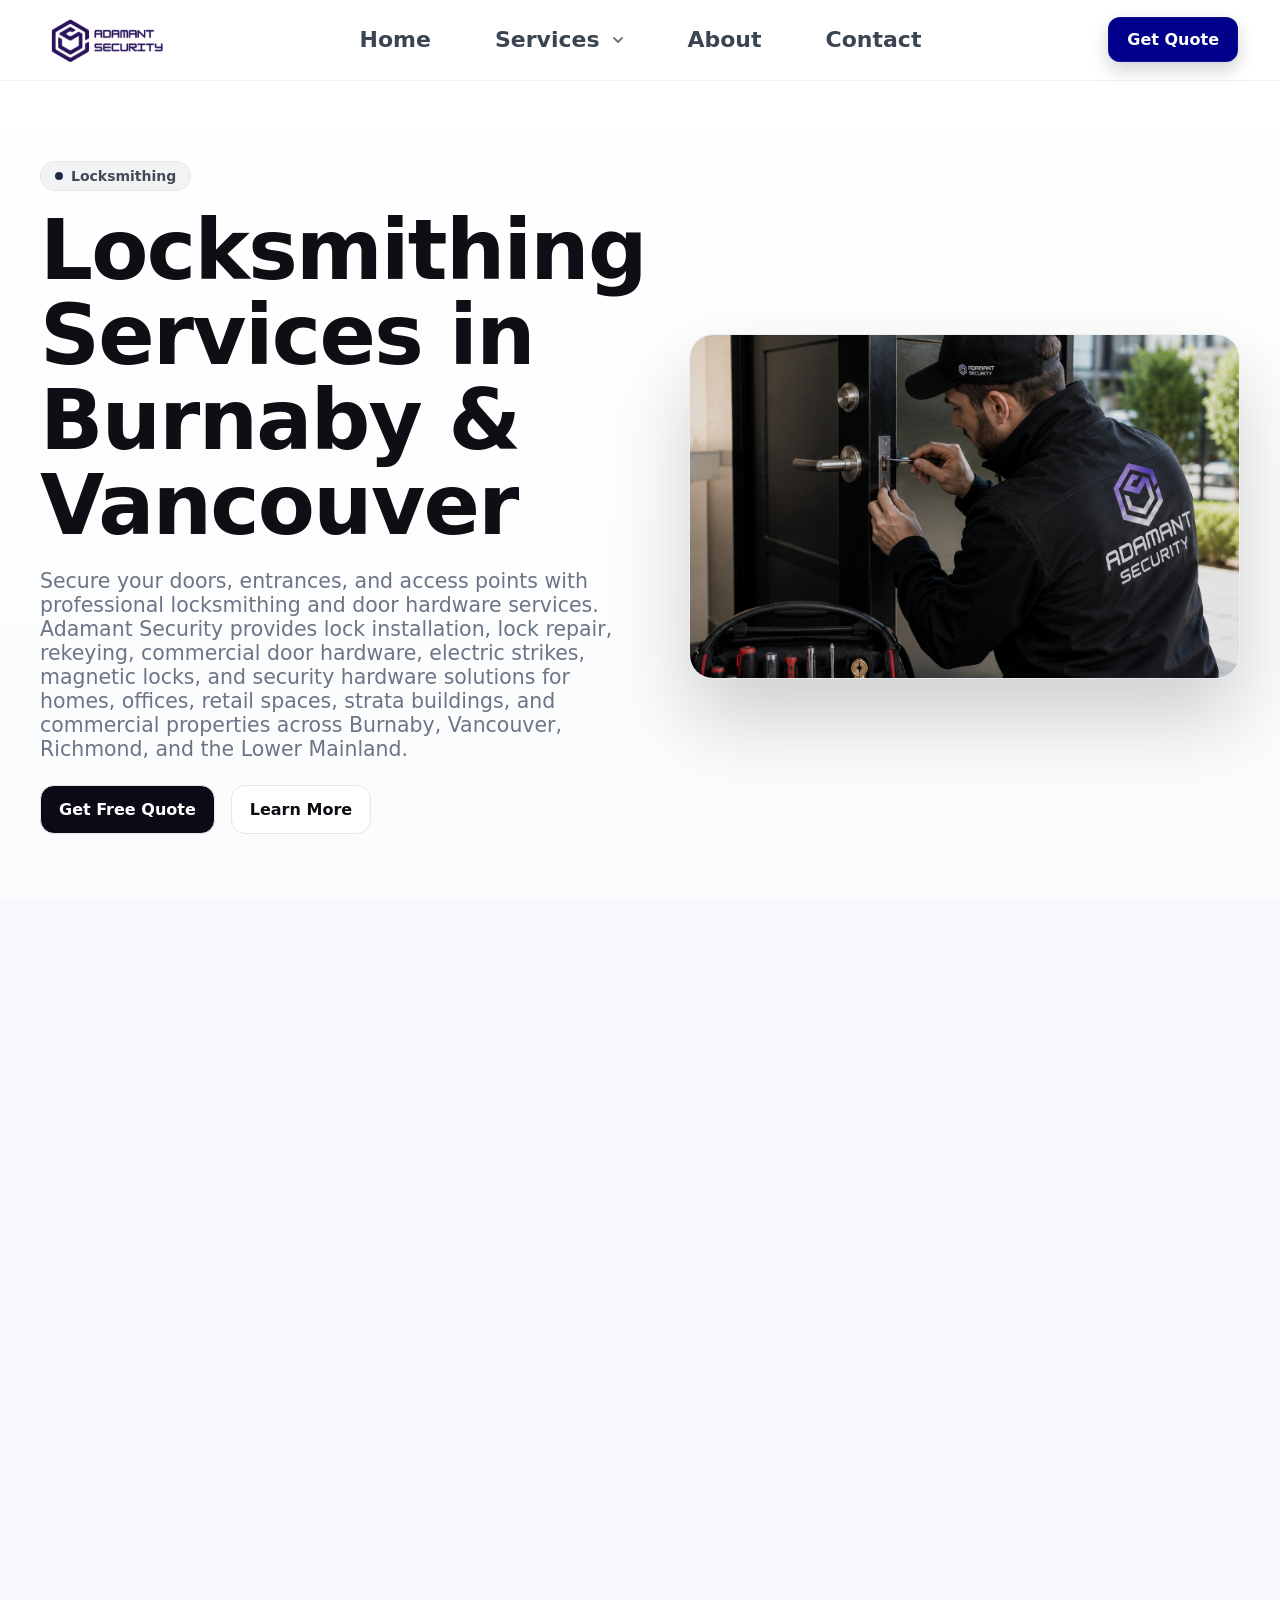
<file: locksmithing.html>
<!doctype html>
<html lang="en">
  <head>
    <meta charset="UTF-8" />
    <meta name="viewport" content="width=device-width, initial-scale=1" />

    <title>Locksmithing Services in Burnaby & Vancouver | Adamant Security</title>
    <meta
      name="description"
      content="Professional locksmithing services in Burnaby, Vancouver, and the Lower Mainland. Door hardware, lock installation, lock repair, rekeying, electric strikes, magnetic locks, and commercial locksmith solutions by Adamant Security."
    />
    <link rel="canonical" href="https://adsec.ca/locksmithing.html" />
    <meta
      property="og:title"
      content="Locksmithing Services in Burnaby & Vancouver | Adamant Security"
    />
    <meta property="og:url" content="https://adsec.ca/locksmithing.html" />
    <meta
      property="og:description"
      content="Locksmithing services for residential, commercial, strata, office, retail, and multi-unit properties in Burnaby, Vancouver, Richmond, and the Lower Mainland."
    />
    <meta property="og:type" content="website" />
    <meta property="og:image" content="images/logo.png" />

    <link rel="stylesheet" href="style.css" />
    <link rel="icon" type="image/png" href="favicon.png" />

    <script type="application/ld+json">
      {
        "@context": "https://schema.org",
        "@type": "LocalBusiness",
        "name": "Adamant Security",
        "url": "https://adsec.ca/locksmithing.html",
        "telephone": "+1-604-399-4232",
        "email": "hello.adamant@gmail.com",
        "address": {
          "@type": "PostalAddress",
          "streetAddress": "501-3292 Production Way",
          "addressLocality": "Burnaby",
          "addressRegion": "BC",
          "postalCode": "V5A 4R4",
          "addressCountry": "CA"
        },
        "areaServed": ["Burnaby", "Vancouver", "Richmond", "Lower Mainland"],
        "serviceType": "Locksmithing Services"
      }
    </script>

    <script type="application/ld+json">
      {
        "@context": "https://schema.org",
        "@type": "FAQPage",
        "mainEntity": [
          {
            "@type": "Question",
            "name": "Do you provide locksmithing services for homes and businesses?",
            "acceptedAnswer": {
              "@type": "Answer",
              "text": "Yes. Adamant Security provides locksmithing services for residential, commercial, strata, office, retail, and multi-unit properties."
            }
          },
          {
            "@type": "Question",
            "name": "Do you install and repair door locks and hardware?",
            "acceptedAnswer": {
              "@type": "Answer",
              "text": "Yes. We install and service door locks, commercial door hardware, electric strikes, magnetic locks, exit devices, and related security hardware."
            }
          },
          {
            "@type": "Question",
            "name": "Do you serve Burnaby and Vancouver?",
            "acceptedAnswer": {
              "@type": "Answer",
              "text": "Yes. We serve Burnaby, Vancouver, Richmond, and surrounding Lower Mainland areas."
            }
          }
        ]
      }
    </script>
  </head>

  <body>
    <header class="topbar" id="topbar">
      <div class="wrap">
        <a class="brand" href="index.html">
          <img src="images/logo.png" alt="Adamant Security logo" />
        </a>

        <button class="nav-toggle" id="navToggle" aria-label="Open menu" aria-expanded="false">
          <span></span><span></span><span></span>
        </button>

        <nav class="menu" id="menu">
          <a href="index.html">Home</a>

          <div class="menu-item has-dropdown">
            <button
              class="menu-link services-toggle"
              id="servicesToggle"
              aria-expanded="false"
              aria-controls="servicesSubmenu"
              type="button"
            >
              <span>Services</span>

              <svg class="arrow-icon" viewBox="0 0 10 6" aria-hidden="true">
                <path d="M1 1l4 4 4-4"></path>
              </svg>
            </button>

            <div class="submenu" id="servicesSubmenu">
              <a href="index.html#services">All Services</a>
              <a href="security-cameras.html">Security Cameras</a>
              <a href="access-control-systems.html">Access Control Systems</a>
              <a href="alarm-systems.html">Alarm Systems</a>
              <a href="smart-intercom-system.html">Smart Intercom System</a>
              <a href="data-cabling.html">Data Cabling</a>
              <a href="locksmithing.html" aria-current="page">Locksmithing</a>
              <a href="monitoring-services.html">Monitoring Services</a>
            </div>
          </div>

          <a href="about.html">About</a>
          <a href="contact.html">Contact</a>
        </nav>

        <a class="btn-quote" href="#request-quote">Get Quote</a>
      </div>
    </header>

    <main>
      <!-- HERO -->
      <section class="hero service-hero">
        <div class="container hero-grid">
          <div class="hero-copy">
            <span class="badge">
              <span class="dot" aria-hidden="true"></span>
              Locksmithing
            </span>

            <h1 class="hero-title">Locksmithing Services in Burnaby & Vancouver</h1>

            <p class="hero-lead">
              Secure your doors, entrances, and access points with professional locksmithing and
              door hardware services. Adamant Security provides lock installation, lock repair,
              rekeying, commercial door hardware, electric strikes, magnetic locks, and security
              hardware solutions for homes, offices, retail spaces, strata buildings, and commercial
              properties across Burnaby, Vancouver, Richmond, and the Lower Mainland.
            </p>

            <div class="hero-actions">
              <a href="#request-quote" class="btn btn-primary">Get Free Quote</a>
              <a href="#locksmithing-benefits" class="btn btn-ghost">Learn More</a>
            </div>
          </div>

          <figure class="hero-art">
            <img
              src="images/locksmith.png"
              alt="Professional locksmith installing commercial door lock hardware"
            />
          </figure>
        </div>
      </section>

      <!-- TEXT BLOCK 1 -->
      <section class="section" id="locksmithing-benefits">
        <div class="container">
          <div class="section-header">
            <h2 class="section-title">
              Professional Locksmithing for Homes, Businesses & Commercial Doors
            </h2>
            <p class="section-subtitle">
              Improve door security, reduce unauthorized access, and keep your locks and hardware
              working reliably every day.
            </p>
            <p class="hero-lead">
              Locksmithing supports residential doors, commercial entrances, office doors, retail
              spaces, strata buildings, access control doors, electric strikes, magnetic locks, and
              other security hardware throughout your property.
            </p>
          </div>

          <div class="partners-text">
            <p>
              Reliable locks and properly installed door hardware are essential parts of any
              security system. Worn locks, weak strikes, poor alignment, copied keys, and damaged
              hardware can create security risks and daily access problems for residents, staff, and
              property managers.
            </p>

            <p>
              Adamant Security provides locksmithing solutions based on your door type, building
              layout, access requirements, and security goals. Whether you need a lock replacement,
              rekeying, commercial door hardware, or integration with access control equipment, we
              help create a secure and practical solution for your property.
            </p>
          </div>
        </div>
      </section>

      <!-- CTA 1 -->
      <section class="section cta-band">
        <div class="container">
          <div class="cta-box">
            <h2>Need Locksmithing or Door Hardware Service?</h2>
            <p>
              Book a free consultation and get a custom recommendation for your home, business,
              strata building, or commercial property.
            </p>
            <a href="#request-quote" class="btn btn-primary">Request a Quote</a>
          </div>
        </div>
      </section>

      <!-- TEXT BLOCK 2 -->
      <section class="section">
        <div class="container">
          <div class="section-header">
            <h2 class="section-title">Residential & Commercial Locksmithing Solutions</h2>
          </div>

          <div class="grid-products service-grid-3">
            <article class="product-card">
              <div class="pc-body">
                <h3 class="pc-title">Lock Installation & Rekeying</h3>
                <p class="pc-desc">
                  Install new locks, rekey existing locks, and improve key control for homes,
                  offices, retail spaces, and commercial properties.
                </p>
              </div>
            </article>

            <article class="product-card">
              <div class="pc-body">
                <h3 class="pc-title">Commercial Door Hardware</h3>
                <p class="pc-desc">
                  Service and install door closers, latch hardware, strikes, exit devices, and other
                  hardware designed for daily commercial use.
                </p>
              </div>
            </article>

            <article class="product-card">
              <div class="pc-body">
                <h3 class="pc-title">Electric Strikes & Magnetic Locks</h3>
                <p class="pc-desc">
                  Support access control systems with properly installed electric strikes, maglocks,
                  request-to-exit hardware, and secure door release solutions.
                </p>
              </div>
            </article>
          </div>

          <div class="partners-text" style="margin-top: 32px">
            <p>
              Locksmithing services are commonly needed in homes, offices, apartment buildings,
              retail stores, warehouses, commercial entrances, and access-controlled doors. A
              properly serviced locking system improves security, convenience, and long-term door
              reliability.
            </p>
          </div>
        </div>
      </section>

      <!-- REVIEWS 1 -->
      <section class="section">
        <div class="container">
          <h2 class="section-title">Locksmithing Service Reviews in Burnaby & Vancouver</h2>

          <div class="section-header">
            <h2 class="section-title">What Clients Say</h2>
            <p class="section-subtitle">Real feedback from Adamant Security clients.</p>
          </div>

          <div class="grid-products service-grid-3">
            <article class="product-card review-card">
              <div class="pc-body">
                <div class="review-stars">
                  <span>★</span><span>★</span><span>★</span><span>★</span><span>★</span>
                </div>

                <h3 class="pc-title">Sergii Serdiuk</h3>
                <p class="review-meta">Commercial Client</p>
                <p class="pc-desc">
                  “Working with Adamant for over a year now at all my commercial sites. Great
                  experience and pricing.”
                </p>
              </div>
            </article>

            <article class="product-card review-card">
              <div class="pc-body">
                <div class="review-stars">
                  <span>★</span><span>★</span><span>★</span><span>★</span><span>★</span>
                </div>

                <h3 class="pc-title">Denis Mezyaa</h3>
                <p class="review-meta">Residential Security Service</p>
                <p class="pc-desc">
                  “Thank you guys, I was very impressed and satisfied with installation of my new
                  camera system. Now I can see what’s going on around my house. I have two kids and
                  now I can watch the backyard from my phone. That’s awesome! I would definitely
                  recommend this company to my friends! Thanks.”
                </p>
              </div>
            </article>

            <article class="product-card review-card">
              <div class="pc-body">
                <div class="review-stars">
                  <span>★</span><span>★</span><span>★</span><span>★</span><span>★</span>
                </div>

                <h3 class="pc-title">Tony Llewellyn</h3>
                <p class="review-meta">Alarm & Security Service</p>
                <p class="pc-desc">
                  “Andrew was simply amazing. He quickly diagnosed the problem with my alarm and
                  then retrofitted my key pads and panel. He was punctual, very pleasant,
                  professional and very competitive with his price.”
                </p>
              </div>
            </article>
          </div>
        </div>
      </section>

      <!-- GALLERY -->
      <!-- пока без галереи , там решим

      <section class="section">
        <div class="container">
          <div class="section-header">
            <h2 class="section-title">Locksmithing Gallery</h2>
          </div>

          <div class="gallery-grid">
            <img src="images/locksmithing.png" alt="Commercial lock installation" />
            <img src="images/electric-strike.png" alt="Electric strike installation for access control" />
            <img src="images/magnetic-lock.png" alt="Magnetic lock installed on commercial door" />
          </div>
        </div>
      </section>
      -->

      <!-- REVIEWS 2 / MAP -->
      <section class="section">
        <div class="container">
          <div class="section-header">
            <h2 class="section-title">Visit Adamant Security</h2>
            <p class="section-subtitle">Serving Burnaby, Vancouver, and surrounding areas.</p>
          </div>

          <div class="map-wrap">
            <iframe
              title="Adamant Security location map"
              src="https://www.google.com/maps?q=501-3292+Production+Way,+Burnaby,+BC,+Canada+V5A+4R4&output=embed"
              width="100%"
              height="420"
              style="border: 0"
              loading="lazy"
              referrerpolicy="no-referrer-when-downgrade"
              allowfullscreen
            >
            </iframe>
          </div>
        </div>
      </section>

      <!-- CTA 2 -->
      <section class="section cta-band">
        <div class="container">
          <div class="cta-box">
            <h2>Looking for Locksmithing Services in Burnaby or Vancouver?</h2>
            <p>
              Contact Adamant Security today for lock installation, rekeying, commercial door
              hardware, electric strikes, magnetic locks, and professional security hardware
              service.
            </p>
            <a href="#request-quote" class="btn btn-primary">Talk to Our Team</a>
          </div>
        </div>
      </section>

      <!-- FAQ -->
      <section class="section">
        <div class="container">
          <div class="section-header">
            <h2 class="section-title">Frequently Asked Questions</h2>
          </div>

          <div class="faq-list">
            <details>
              <summary>Do you provide locksmithing services for homes and businesses?</summary>
              <p>
                Yes. We provide locksmithing services for residential, commercial, strata, office,
                retail, and multi-unit properties.
              </p>
            </details>

            <details>
              <summary>Can you install or service electric strikes and magnetic locks?</summary>
              <p>
                Yes. We install and service electric strikes, magnetic locks, request-to-exit
                devices, and door hardware used with access control systems.
              </p>
            </details>

            <details>
              <summary>Can you help with commercial door hardware?</summary>
              <p>
                Yes. We work with commercial locks, door closers, strikes, exit devices, and related
                hardware for offices, retail spaces, warehouses, and commercial buildings.
              </p>
            </details>
          </div>
        </div>
      </section>

      <!-- CONTACT FORM -->
      <section class="section" id="request-quote">
        <div class="container">
          <div class="section-header">
            <h2 class="section-title">Request a Free Quote</h2>
            <p class="section-subtitle">Tell us about your property and locksmithing needs.</p>
          </div>

          <form class="contact-form">
            <div class="form-grid">
              <input type="text" name="name" placeholder="Full Name" required />
              <input type="tel" name="phone" placeholder="Phone Number" required />
              <input type="email" name="email" placeholder="Email Address" required />
              <input type="text" name="city" placeholder="City" />
            </div>

            <textarea
              name="message"
              rows="6"
              placeholder="Tell us what type of lock, door hardware, or locksmithing service you need"
              required
            ></textarea>

            <button type="submit" class="btn btn-primary">Send Request</button>
          </form>
        </div>
      </section>
    </main>

    <footer class="footer">
      <div class="container footer-grid">
        <div class="footer-col">
          <h3 class="footer-title">Adamant Security</h3>
          <p class="footer-text">
            Professional residential & commercial security systems installation. Certified
            technicians, trusted brands, and ongoing support.
          </p>
        </div>

        <div class="footer-col">
          <h4 class="footer-heading">Contact</h4>
          <ul class="footer-list">
            <li>
              <span class="label">E-mail:</span>
              <a href="mailto:hello.adamant@gmail.com">hello.adamant@gmail.com</a>
            </li>
            <li>
              <span class="label">Phone:</span>
              <a href="tel:+18774011698">(877) 401-1698</a><br />
              <a href="tel:+16043994232">(604) 399-4232</a>
            </li>
            <li>
              <span class="label">Address:</span>
              <address>
                501-3292, Production Way,<br />
                Burnaby, BC, CA V5A 4R4
              </address>
            </li>
          </ul>
        </div>

        <div class="footer-col">
          <h4 class="footer-heading">Legal</h4>
          <ul class="footer-list">
            <li><span class="label">Licence#:</span> 00177570</li>
            <li><span class="label">Insurance#:</span> SR082165</li>
          </ul>
        </div>
      </div>

      <div class="footer-bottom">
        <div class="footer-bottom-inner">
          <p>© 2026 Adamant Security. All rights reserved.</p>
          <p class="footer-credit">Designed & Developed by <span>Dmitriy Povoliaiev</span></p>
        </div>
      </div>
    </footer>

    <script src="main.js"></script>
  </body>
</html>
</file>
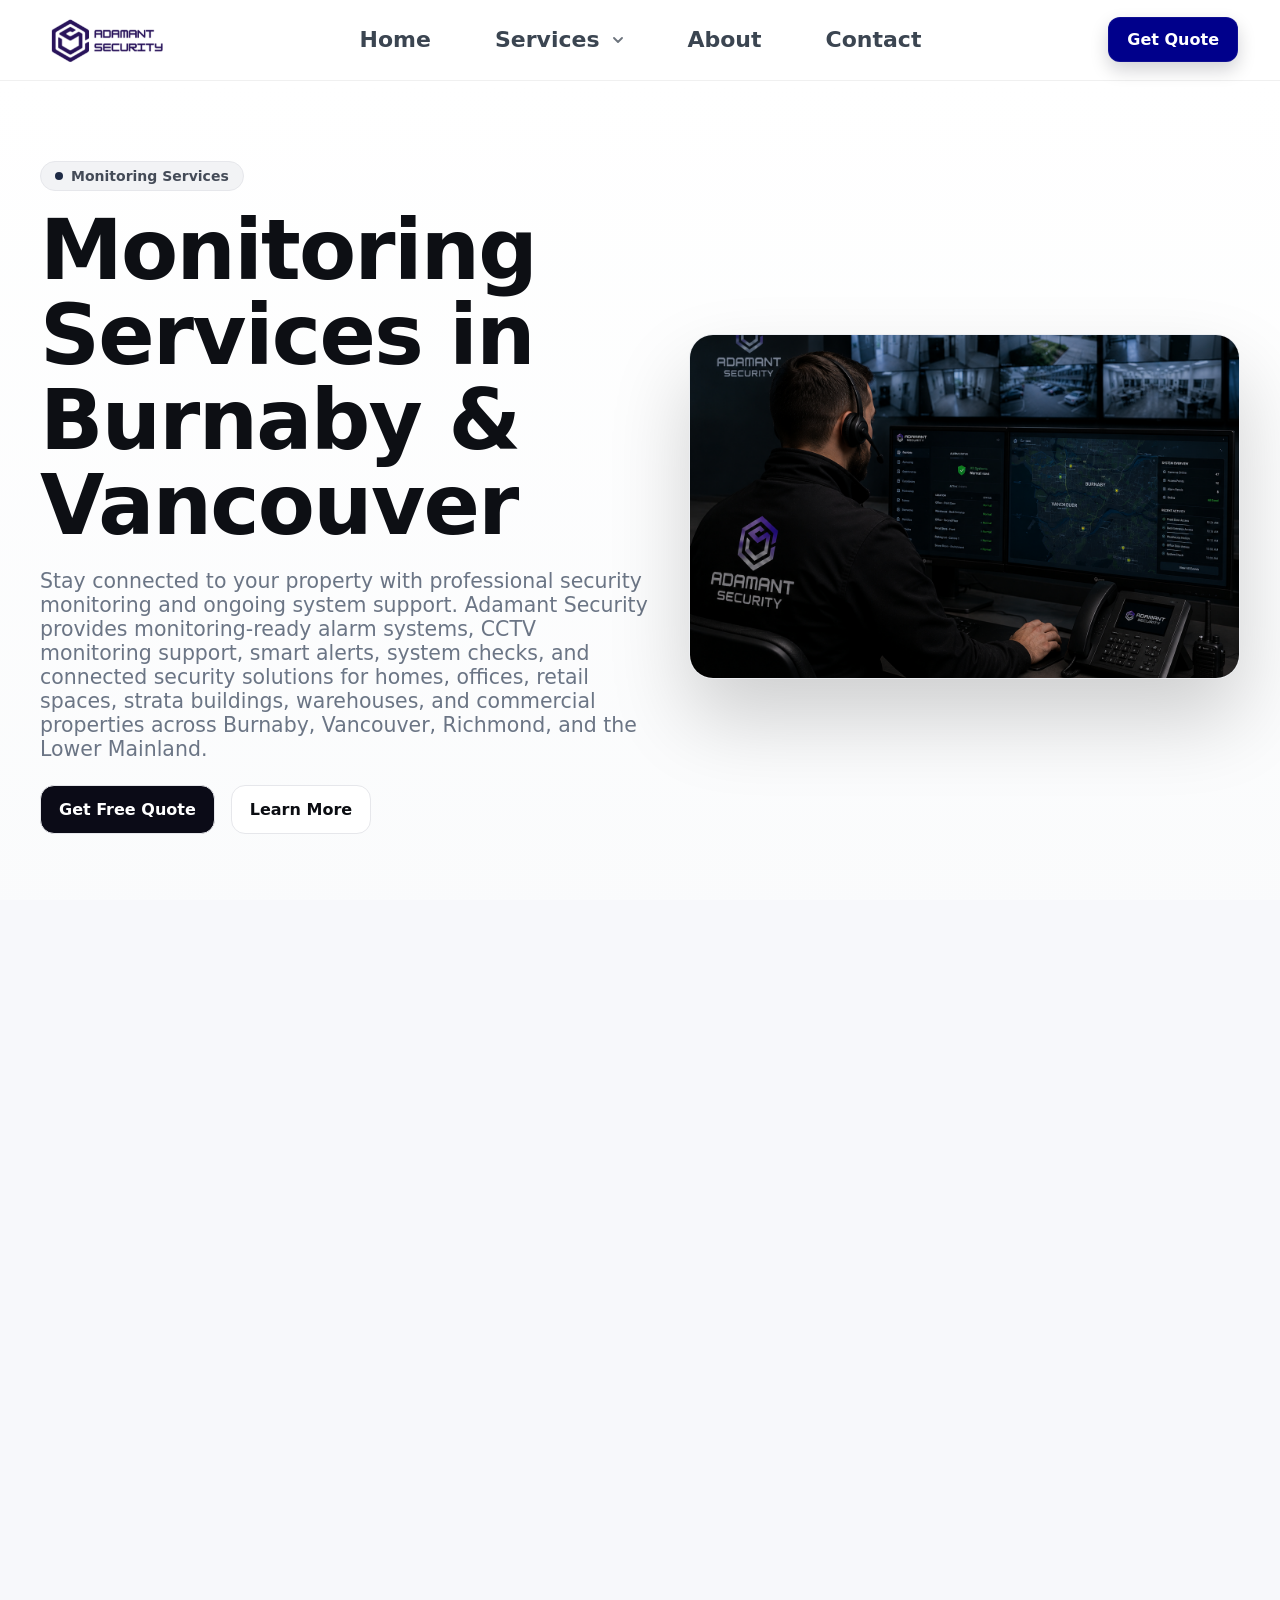
<file: monitoring-services.html>
<!doctype html>
<html lang="en">
  <head>
    <meta charset="UTF-8" />
    <meta name="viewport" content="width=device-width, initial-scale=1" />

    <title>Monitoring Services in Burnaby & Vancouver | Adamant Security</title>
    <meta
      name="description"
      content="Professional security monitoring services in Burnaby, Vancouver, and the Lower Mainland. Alarm monitoring, CCTV monitoring, smart alerts, system checks, and ongoing security support by Adamant Security."
    />
    <link rel="canonical" href="https://adsec.ca/monitoring-services.html" />
    <meta
      property="og:title"
      content="Monitoring Services in Burnaby & Vancouver | Adamant Security"
    />
    <meta property="og:url" content="https://adsec.ca/monitoring-services.html" />
    <meta
      property="og:description"
      content="Security monitoring services for residential, commercial, strata, office, retail, warehouse, and multi-unit properties in Burnaby, Vancouver, Richmond, and the Lower Mainland."
    />
    <meta property="og:type" content="website" />
    <meta property="og:image" content="images/logo.png" />

    <link rel="stylesheet" href="style.css" />
    <link rel="icon" type="image/png" href="favicon.png" />

    <script type="application/ld+json">
      {
        "@context": "https://schema.org",
        "@type": "LocalBusiness",
        "name": "Adamant Security",
        "url": "https://adsec.ca/monitoring-services.html",
        "telephone": "+1-604-399-4232",
        "email": "hello.adamant@gmail.com",
        "address": {
          "@type": "PostalAddress",
          "streetAddress": "501-3292 Production Way",
          "addressLocality": "Burnaby",
          "addressRegion": "BC",
          "postalCode": "V5A 4R4",
          "addressCountry": "CA"
        },
        "areaServed": ["Burnaby", "Vancouver", "Richmond", "Lower Mainland"],
        "serviceType": "Security Monitoring Services"
      }
    </script>

    <script type="application/ld+json">
      {
        "@context": "https://schema.org",
        "@type": "FAQPage",
        "mainEntity": [
          {
            "@type": "Question",
            "name": "Do you provide monitoring services for homes and businesses?",
            "acceptedAnswer": {
              "@type": "Answer",
              "text": "Yes. Adamant Security provides monitoring-ready security solutions and ongoing support for residential, commercial, strata, office, retail, and multi-unit properties."
            }
          },
          {
            "@type": "Question",
            "name": "Can monitoring work with alarm systems and security cameras?",
            "acceptedAnswer": {
              "@type": "Answer",
              "text": "Yes. Monitoring services can support alarm systems, CCTV cameras, smart alerts, system notifications, and connected security devices depending on the equipment and configuration."
            }
          },
          {
            "@type": "Question",
            "name": "Do you serve Burnaby and Vancouver?",
            "acceptedAnswer": {
              "@type": "Answer",
              "text": "Yes. We serve Burnaby, Vancouver, Richmond, and surrounding Lower Mainland areas."
            }
          }
        ]
      }
    </script>
  </head>

  <body>
    <header class="topbar" id="topbar">
      <div class="wrap">
        <a class="brand" href="index.html">
          <img src="images/logo.png" alt="Adamant Security logo" />
        </a>

        <button class="nav-toggle" id="navToggle" aria-label="Open menu" aria-expanded="false">
          <span></span><span></span><span></span>
        </button>

        <nav class="menu" id="menu">
          <a href="index.html">Home</a>

          <div class="menu-item has-dropdown">
            <button
              class="menu-link services-toggle"
              id="servicesToggle"
              aria-expanded="false"
              aria-controls="servicesSubmenu"
              type="button"
            >
              <span>Services</span>

              <svg class="arrow-icon" viewBox="0 0 10 6" aria-hidden="true">
                <path d="M1 1l4 4 4-4"></path>
              </svg>
            </button>

            <div class="submenu" id="servicesSubmenu">
              <a href="index.html#services">All Services</a>
              <a href="security-cameras.html">Security Cameras</a>
              <a href="access-control-systems.html">Access Control Systems</a>
              <a href="alarm-systems.html">Alarm Systems</a>
              <a href="smart-intercom-system.html">Smart Intercom System</a>
              <a href="data-cabling.html">Data Cabling</a>
              <a href="locksmithing.html">Locksmithing</a>
              <a href="monitoring-services.html" aria-current="page">Monitoring Services</a>
            </div>
          </div>

          <a href="about.html">About</a>
          <a href="contact.html">Contact</a>
        </nav>

        <a class="btn-quote" href="#request-quote">Get Quote</a>
      </div>
    </header>

    <main>
      <!-- HERO -->
      <section class="hero service-hero">
        <div class="container hero-grid">
          <div class="hero-copy">
            <span class="badge">
              <span class="dot" aria-hidden="true"></span>
              Monitoring Services
            </span>

            <h1 class="hero-title">Monitoring Services in Burnaby & Vancouver</h1>

            <p class="hero-lead">
              Stay connected to your property with professional security monitoring and ongoing
              system support. Adamant Security provides monitoring-ready alarm systems, CCTV
              monitoring support, smart alerts, system checks, and connected security solutions for
              homes, offices, retail spaces, strata buildings, warehouses, and commercial properties
              across Burnaby, Vancouver, Richmond, and the Lower Mainland.
            </p>

            <div class="hero-actions">
              <a href="#request-quote" class="btn btn-primary">Get Free Quote</a>
              <a href="#monitoring-benefits" class="btn btn-ghost">Learn More</a>
            </div>
          </div>

          <figure class="hero-art">
            <img
              src="images/monitoring-services.png"
              alt="Security monitoring dashboard with alarm and camera system alerts"
            />
          </figure>
        </div>
      </section>

      <!-- TEXT BLOCK 1 -->
      <section class="section" id="monitoring-benefits">
        <div class="container">
          <div class="section-header">
            <h2 class="section-title">
              Reliable Monitoring Support for Homes, Businesses & Commercial Properties
            </h2>
            <p class="section-subtitle">
              Improve awareness, receive important alerts, and keep your security system working
              reliably with professional monitoring-ready solutions.
            </p>
            <p class="hero-lead">
              Monitoring services can support alarm systems, security cameras, access control, smart
              notifications, system health checks, and connected security devices throughout your
              property.
            </p>
          </div>

          <div class="partners-text">
            <p>
              A security system is most valuable when it is properly configured, easy to manage, and
              ready to notify the right people when something happens. Monitoring-ready systems help
              property owners stay informed about alarm events, sensor activity, camera alerts, and
              other important security notifications.
            </p>

            <p>
              Adamant Security helps set up monitoring solutions based on your property layout,
              security equipment, response needs, and day-to-day operations. Whether you need smart
              alerts for a residential alarm, remote visibility for cameras, or ongoing support for
              a commercial system, we help keep your security infrastructure dependable and easy to
              use.
            </p>
          </div>
        </div>
      </section>

      <!-- CTA 1 -->
      <section class="section cta-band">
        <div class="container">
          <div class="cta-box">
            <h2>Need Monitoring Support for Your Security System?</h2>
            <p>
              Book a free consultation and get a custom recommendation for your home, business,
              strata building, or commercial property.
            </p>
            <a href="#request-quote" class="btn btn-primary">Request a Quote</a>
          </div>
        </div>
      </section>

      <!-- TEXT BLOCK 2 -->
      <section class="section">
        <div class="container">
          <div class="section-header">
            <h2 class="section-title">Residential & Commercial Monitoring Solutions</h2>
          </div>

          <div class="grid-products service-grid-3">
            <article class="product-card">
              <div class="pc-body">
                <h3 class="pc-title">Alarm Monitoring Support</h3>
                <p class="pc-desc">
                  Configure alarm systems, sensors, and notifications to help property owners stay
                  aware of security events and system activity.
                </p>
              </div>
            </article>

            <article class="product-card">
              <div class="pc-body">
                <h3 class="pc-title">CCTV & Smart Alerts</h3>
                <p class="pc-desc">
                  Support camera systems with remote viewing, motion alerts, mobile notifications,
                  and monitoring-friendly configuration.
                </p>
              </div>
            </article>

            <article class="product-card">
              <div class="pc-body">
                <h3 class="pc-title">Ongoing System Support</h3>
                <p class="pc-desc">
                  Help keep your security equipment working properly with system checks, updates,
                  troubleshooting, and support when needed.
                </p>
              </div>
            </article>
          </div>

          <div class="partners-text" style="margin-top: 32px">
            <p>
              Monitoring services are commonly used for homes, offices, apartment buildings, retail
              stores, warehouses, commercial sites, and multi-unit properties. A properly supported
              monitoring setup improves awareness, response readiness, and confidence in your
              security system.
            </p>
          </div>
        </div>
      </section>

      <!-- REVIEWS 1 -->
      <section class="section">
        <div class="container">
          <h2 class="section-title">Monitoring Service Reviews in Burnaby & Vancouver</h2>

          <div class="section-header">
            <h2 class="section-title">What Clients Say</h2>
            <p class="section-subtitle">Real feedback from Adamant Security clients.</p>
          </div>

          <div class="grid-products service-grid-3">
            <article class="product-card review-card">
              <div class="pc-body">
                <div class="review-stars">
                  <span>★</span><span>★</span><span>★</span><span>★</span><span>★</span>
                </div>

                <h3 class="pc-title">Sergii Serdiuk</h3>
                <p class="review-meta">Commercial Client</p>
                <p class="pc-desc">
                  “Working with Adamant for over a year now at all my commercial sites. Great
                  experience and pricing.”
                </p>
              </div>
            </article>

            <article class="product-card review-card">
              <div class="pc-body">
                <div class="review-stars">
                  <span>★</span><span>★</span><span>★</span><span>★</span><span>★</span>
                </div>

                <h3 class="pc-title">Denis Mezyaa</h3>
                <p class="review-meta">Residential Security Service</p>
                <p class="pc-desc">
                  “Thank you guys, I was very impressed and satisfied with installation of my new
                  camera system. Now I can see what’s going on around my house. I have two kids and
                  now I can watch the backyard from my phone. That’s awesome! I would definitely
                  recommend this company to my friends! Thanks.”
                </p>
              </div>
            </article>

            <article class="product-card review-card">
              <div class="pc-body">
                <div class="review-stars">
                  <span>★</span><span>★</span><span>★</span><span>★</span><span>★</span>
                </div>

                <h3 class="pc-title">Tony Llewellyn</h3>
                <p class="review-meta">Alarm & Security Service</p>
                <p class="pc-desc">
                  “Andrew was simply amazing. He quickly diagnosed the problem with my alarm and
                  then retrofitted my key pads and panel. He was punctual, very pleasant,
                  professional and very competitive with his price.”
                </p>
              </div>
            </article>
          </div>
        </div>
      </section>

      <!-- GALLERY -->
      <!-- пока без галереи , там решим

      <section class="section">
        <div class="container">
          <div class="section-header">
            <h2 class="section-title">Monitoring Services Gallery</h2>
          </div>

          <div class="gallery-grid">
            <img src="images/monitoring-services.png" alt="Security monitoring dashboard" />
            <img src="images/alarm-monitoring.png" alt="Alarm monitoring system alerts" />
            <img src="images/cctv-monitoring.png" alt="CCTV camera monitoring setup" />
          </div>
        </div>
      </section>
      -->

      <!-- REVIEWS 2 / MAP -->
      <section class="section">
        <div class="container">
          <div class="section-header">
            <h2 class="section-title">Visit Adamant Security</h2>
            <p class="section-subtitle">Serving Burnaby, Vancouver, and surrounding areas.</p>
          </div>

          <div class="map-wrap">
            <iframe
              title="Adamant Security location map"
              src="https://www.google.com/maps?q=501-3292+Production+Way,+Burnaby,+BC,+Canada+V5A+4R4&output=embed"
              width="100%"
              height="420"
              style="border: 0"
              loading="lazy"
              referrerpolicy="no-referrer-when-downgrade"
              allowfullscreen
            >
            </iframe>
          </div>
        </div>
      </section>

      <!-- CTA 2 -->
      <section class="section cta-band">
        <div class="container">
          <div class="cta-box">
            <h2>Looking for Monitoring Services in Burnaby or Vancouver?</h2>
            <p>
              Contact Adamant Security today for alarm monitoring support, CCTV alerts, smart
              notifications, system checks, and professional security support.
            </p>
            <a href="#request-quote" class="btn btn-primary">Talk to Our Team</a>
          </div>
        </div>
      </section>

      <!-- FAQ -->
      <section class="section">
        <div class="container">
          <div class="section-header">
            <h2 class="section-title">Frequently Asked Questions</h2>
          </div>

          <div class="faq-list">
            <details>
              <summary>Do you provide monitoring services for homes and businesses?</summary>
              <p>
                Yes. We provide monitoring-ready security solutions and ongoing support for
                residential, commercial, strata, office, retail, and multi-unit properties.
              </p>
            </details>

            <details>
              <summary>Can monitoring work with alarm systems and security cameras?</summary>
              <p>
                Yes. Monitoring can support alarm systems, CCTV cameras, smart alerts, app
                notifications, and connected security equipment depending on the system setup.
              </p>
            </details>

            <details>
              <summary>Can you help maintain and support an existing security system?</summary>
              <p>
                Yes. We can help with system checks, troubleshooting, upgrades, user setup, alert
                configuration, and ongoing support for existing security systems.
              </p>
            </details>
          </div>
        </div>
      </section>

      <!-- CONTACT FORM -->
      <section class="section" id="request-quote">
        <div class="container">
          <div class="section-header">
            <h2 class="section-title">Request a Free Quote</h2>
            <p class="section-subtitle">Tell us about your property and monitoring needs.</p>
          </div>

          <form class="contact-form">
            <div class="form-grid">
              <input type="text" name="name" placeholder="Full Name" required />
              <input type="tel" name="phone" placeholder="Phone Number" required />
              <input type="email" name="email" placeholder="Email Address" required />
              <input type="text" name="city" placeholder="City" />
            </div>

            <textarea
              name="message"
              rows="6"
              placeholder="Tell us what type of monitoring service or security support you need"
              required
            ></textarea>

            <button type="submit" class="btn btn-primary">Send Request</button>
          </form>
        </div>
      </section>
    </main>

    <footer class="footer">
      <div class="container footer-grid">
        <div class="footer-col">
          <h3 class="footer-title">Adamant Security</h3>
          <p class="footer-text">
            Professional residential & commercial security systems installation. Certified
            technicians, trusted brands, and ongoing support.
          </p>
        </div>

        <div class="footer-col">
          <h4 class="footer-heading">Contact</h4>
          <ul class="footer-list">
            <li>
              <span class="label">E-mail:</span>
              <a href="mailto:hello.adamant@gmail.com">hello.adamant@gmail.com</a>
            </li>
            <li>
              <span class="label">Phone:</span>
              <a href="tel:+18774011698">(877) 401-1698</a><br />
              <a href="tel:+16043994232">(604) 399-4232</a>
            </li>
            <li>
              <span class="label">Address:</span>
              <address>
                501-3292, Production Way,<br />
                Burnaby, BC, CA V5A 4R4
              </address>
            </li>
          </ul>
        </div>

        <div class="footer-col">
          <h4 class="footer-heading">Legal</h4>
          <ul class="footer-list">
            <li><span class="label">Licence#:</span> 00177570</li>
            <li><span class="label">Insurance#:</span> SR082165</li>
          </ul>
        </div>
      </div>

      <div class="footer-bottom">
        <div class="footer-bottom-inner">
          <p>© 2026 Adamant Security. All rights reserved.</p>
          <p class="footer-credit">Designed & Developed by <span>Dmitriy Povoliaiev</span></p>
        </div>
      </div>
    </footer>

    <script src="main.js"></script>
  </body>
</html>
</file>
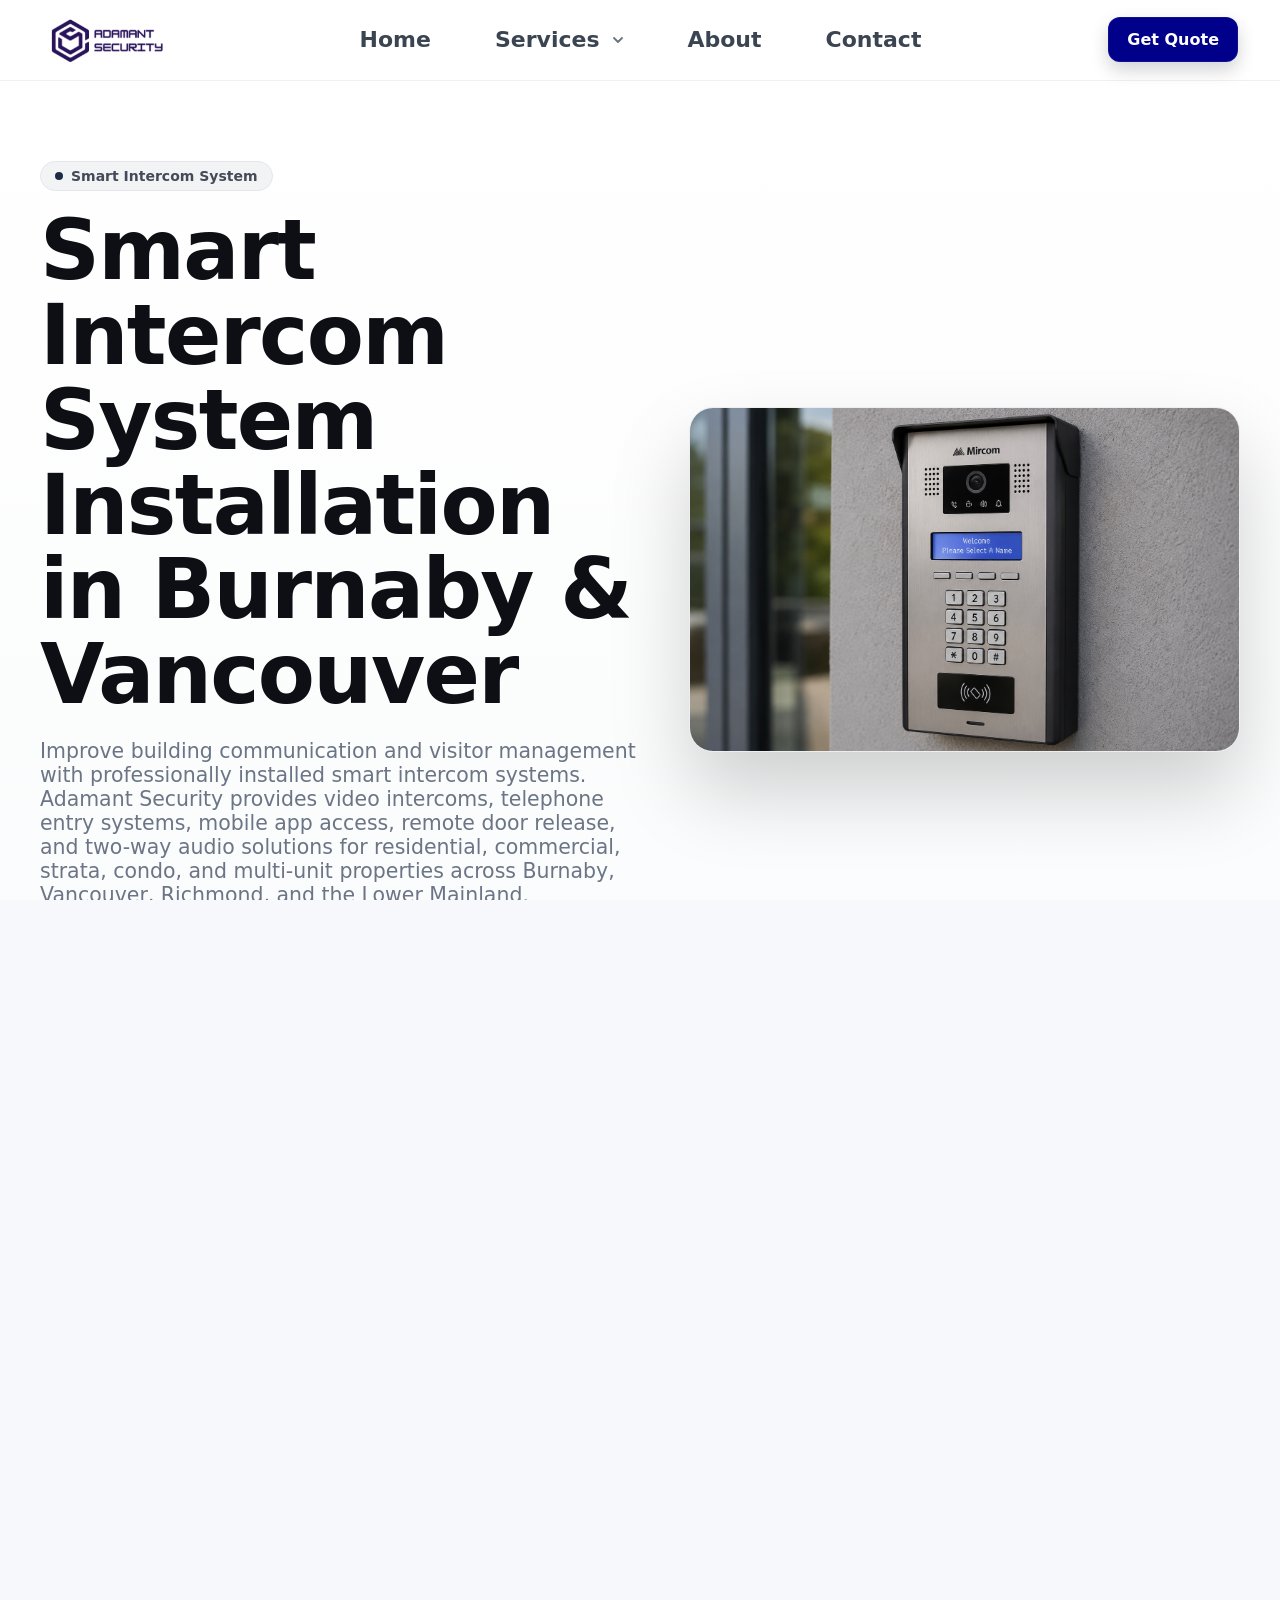
<file: smart-intercom-system.html>
<!doctype html>
<html lang="en">
  <head>
    <meta charset="UTF-8" />
    <meta name="viewport" content="width=device-width, initial-scale=1" />

    <title>Smart Intercom System Installation in Burnaby & Vancouver | Adamant Security</title>
    <meta
      name="description"
      content="Professional smart intercom system installation in Burnaby, Vancouver, and the Lower Mainland. Video intercoms, telephone entry systems, mobile app access, remote door release, and two-way audio solutions by Adamant Security."
    />
    <link rel="canonical" href="https://adsec.ca/smart-intercom-system.html" />
    <meta
      property="og:title"
      content="Smart Intercom System Installation in Burnaby & Vancouver | Adamant Security"
    />
    <meta property="og:url" content="https://adsec.ca/smart-intercom-system.html" />
    <meta
      property="og:description"
      content="Smart intercom system installation for residential, commercial, strata, condo, and multi-unit properties in Burnaby, Vancouver, and the Lower Mainland."
    />
    <meta property="og:type" content="website" />
    <meta property="og:image" content="images/logo.png" />

    <link rel="stylesheet" href="style.css" />
    <link rel="icon" type="image/png" href="favicon.png" />

    <script type="application/ld+json">
      {
        "@context": "https://schema.org",
        "@type": "LocalBusiness",
        "name": "Adamant Security",
        "url": "https://adsec.ca/smart-intercom-system.html",
        "telephone": "+1-604-399-4232",
        "email": "hello.adamant@gmail.com",
        "address": {
          "@type": "PostalAddress",
          "streetAddress": "501-3292 Production Way",
          "addressLocality": "Burnaby",
          "addressRegion": "BC",
          "postalCode": "V5A 4R4",
          "addressCountry": "CA"
        },
        "areaServed": ["Burnaby", "Vancouver", "Richmond", "Lower Mainland"],
        "serviceType": "Smart Intercom System Installation"
      }
    </script>

    <script type="application/ld+json">
      {
        "@context": "https://schema.org",
        "@type": "FAQPage",
        "mainEntity": [
          {
            "@type": "Question",
            "name": "Do you install smart intercom systems for homes and businesses?",
            "acceptedAnswer": {
              "@type": "Answer",
              "text": "Yes. Adamant Security installs smart intercom systems for residential, commercial, strata, condo, and multi-unit properties."
            }
          },
          {
            "@type": "Question",
            "name": "Do you install video intercom and telephone entry systems?",
            "acceptedAnswer": {
              "@type": "Answer",
              "text": "Yes. We install video intercoms, telephone entry systems, mobile app access, two-way audio, and remote door release solutions."
            }
          },
          {
            "@type": "Question",
            "name": "Do you serve Burnaby and Vancouver?",
            "acceptedAnswer": {
              "@type": "Answer",
              "text": "Yes. We serve Burnaby, Vancouver, Richmond, and surrounding Lower Mainland areas."
            }
          }
        ]
      }
    </script>
  </head>

  <body>
    <header class="topbar" id="topbar">
      <div class="wrap">
        <a class="brand" href="index.html">
          <img src="images/logo.png" alt="Adamant Security logo" />
        </a>

        <button class="nav-toggle" id="navToggle" aria-label="Open menu" aria-expanded="false">
          <span></span><span></span><span></span>
        </button>

        <nav class="menu" id="menu">
          <a href="index.html">Home</a>

          <div class="menu-item has-dropdown">
            <button
              class="menu-link services-toggle"
              id="servicesToggle"
              aria-expanded="false"
              aria-controls="servicesSubmenu"
              type="button"
            >
              <span>Services</span>

              <svg class="arrow-icon" viewBox="0 0 10 6" aria-hidden="true">
                <path d="M1 1l4 4 4-4"></path>
              </svg>
            </button>

            <div class="submenu" id="servicesSubmenu">
              <a href="index.html#services">All Services</a>
              <a href="security-cameras.html">Security Cameras</a>
              <a href="access-control-systems.html">Access Control Systems</a>
              <a href="alarm-systems.html">Alarm Systems</a>
              <a href="smart-intercom-system.html" aria-current="page">Smart Intercom System</a>
              <a href="data-cabling.html">Data Cabling</a>
              <a href="locksmithing.html">Locksmithing</a>
              <a href="monitoring-services.html">Monitoring Services</a>
            </div>
          </div>

          <a href="about.html">About</a>
          <a href="contact.html">Contact</a>
        </nav>

        <a class="btn-quote" href="#request-quote">Get Quote</a>
      </div>
    </header>

    <main>
      <!-- HERO -->
      <section class="hero service-hero">
        <div class="container hero-grid">
          <div class="hero-copy">
            <span class="badge">
              <span class="dot" aria-hidden="true"></span>
              Smart Intercom System
            </span>

            <h1 class="hero-title">Smart Intercom System Installation in Burnaby & Vancouver</h1>

            <p class="hero-lead">
              Improve building communication and visitor management with professionally installed
              smart intercom systems. Adamant Security provides video intercoms, telephone entry
              systems, mobile app access, remote door release, and two-way audio solutions for
              residential, commercial, strata, condo, and multi-unit properties across Burnaby,
              Vancouver, Richmond, and the Lower Mainland.
            </p>

            <div class="hero-actions">
              <a href="#request-quote" class="btn btn-primary">Get Free Quote</a>
              <a href="#intercom-benefits" class="btn btn-ghost">Learn More</a>
            </div>
          </div>

          <figure class="hero-art">
            <img
              src="images/intercom.png"
              alt="Smart video intercom system installed at a building entrance"
            />
          </figure>
        </div>
      </section>

      <!-- TEXT BLOCK 1 -->
      <section class="section" id="intercom-benefits">
        <div class="container">
          <div class="section-header">
            <h2 class="section-title">
              Modern Entry Communication for Homes, Businesses & Multi-Unit Buildings
            </h2>
            <p class="section-subtitle">
              Manage visitors, improve entry security, and make building access more convenient with
              a smart intercom system.
            </p>
            <p class="hero-lead">
              Smart intercom systems help offices, condos, apartment buildings, strata properties,
              retail spaces, and residential homes communicate with visitors, verify entry, and
              release doors remotely when needed.
            </p>
          </div>

          <div class="partners-text">
            <p>
              A professionally installed intercom system adds an important layer of convenience and
              security to any building entrance. Instead of opening the door without knowing who is
              there, users can speak with visitors, view video when supported, and control access
              from an indoor station, phone line, or mobile app depending on the system.
            </p>

            <p>
              Adamant Security installs smart intercom and telephone entry systems based on the
              property layout, number of users, door hardware, access control requirements, and
              daily entry flow. Whether you need a simple residential intercom or a complete
              multi-tenant entry system, we help design a setup that is reliable, easy to use, and
              built for long-term security.
            </p>
          </div>
        </div>
      </section>

      <!-- CTA 1 -->
      <section class="section cta-band">
        <div class="container">
          <div class="cta-box">
            <h2>Need a Smart Intercom System for Your Property?</h2>
            <p>
              Book a free consultation and get a custom intercom recommendation for your home,
              business, condo, or multi-unit building.
            </p>
            <a href="#request-quote" class="btn btn-primary">Request a Quote</a>
          </div>
        </div>
      </section>

      <!-- TEXT BLOCK 2 -->
      <section class="section">
        <div class="container">
          <div class="section-header">
            <h2 class="section-title">Residential & Commercial Intercom Solutions</h2>
          </div>

          <div class="grid-products service-grid-3">
            <article class="product-card">
              <div class="pc-body">
                <h3 class="pc-title">Video Intercom Systems</h3>
                <p class="pc-desc">
                  See and speak with visitors before granting access using modern video intercom
                  stations and entrance panels.
                </p>
              </div>
            </article>

            <article class="product-card">
              <div class="pc-body">
                <h3 class="pc-title">Remote Door Release</h3>
                <p class="pc-desc">
                  Allow authorized entry from an indoor station, phone line, or mobile app when the
                  system supports remote unlocking.
                </p>
              </div>
            </article>

            <article class="product-card">
              <div class="pc-body">
                <h3 class="pc-title">Telephone Entry & Multi-Tenant Systems</h3>
                <p class="pc-desc">
                  Support condos, apartments, strata buildings, and commercial facilities with
                  managed visitor entry and tenant directory options.
                </p>
              </div>
            </article>
          </div>

          <div class="partners-text" style="margin-top: 32px">
            <p>
              Intercom systems are commonly used in apartment buildings, condos, offices, gated
              entrances, warehouses, retail spaces, and residential properties. A properly installed
              system improves communication, reduces unauthorized access, and makes daily visitor
              management easier for residents, staff, and property managers.
            </p>
          </div>
        </div>
      </section>

      <!-- REVIEWS 1 -->
      <section class="section">
        <div class="container">
          <h2 class="section-title">Intercom Installation Reviews in Burnaby & Vancouver</h2>

          <div class="section-header">
            <h2 class="section-title">What Clients Say</h2>
            <p class="section-subtitle">Real feedback from Adamant Security clients.</p>
          </div>

          <div class="grid-products service-grid-3">
            <article class="product-card review-card">
              <div class="pc-body">
                <div class="review-stars">
                  <span>★</span><span>★</span><span>★</span><span>★</span><span>★</span>
                </div>

                <h3 class="pc-title">Sergii Serdiuk</h3>
                <p class="review-meta">Commercial Client</p>
                <p class="pc-desc">
                  “Working with Adamant for over a year now at all my commercial sites. Great
                  experience and pricing.”
                </p>
              </div>
            </article>

            <article class="product-card review-card">
              <div class="pc-body">
                <div class="review-stars">
                  <span>★</span><span>★</span><span>★</span><span>★</span><span>★</span>
                </div>

                <h3 class="pc-title">Denis Mezyaa</h3>
                <p class="review-meta">Residential Security Service</p>
                <p class="pc-desc">
                  “Thank you guys, I was very impressed and satisfied with installation of my new
                  camera system. Now I can see what’s going on around my house. I have two kids and
                  now I can watch the backyard from my phone. That’s awesome! I would definitely
                  recommend this company to my friends! Thanks.”
                </p>
              </div>
            </article>

            <article class="product-card review-card">
              <div class="pc-body">
                <div class="review-stars">
                  <span>★</span><span>★</span><span>★</span><span>★</span><span>★</span>
                </div>

                <h3 class="pc-title">Tony Llewellyn</h3>
                <p class="review-meta">Alarm & Security Service</p>
                <p class="pc-desc">
                  “Andrew was simply amazing. He quickly diagnosed the problem with my alarm and
                  then retrofitted my key pads and panel. He was punctual, very pleasant,
                  professional and very competitive with his price.”
                </p>
              </div>
            </article>
          </div>
        </div>
      </section>

      <!-- GALLERY -->
      <!-- пока без галереи , там решим

      <section class="section">
        <div class="container">
          <div class="section-header">
            <h2 class="section-title">Smart Intercom Systems Gallery</h2>
          </div>

          <div class="gallery-grid">
            <img src="images/intercom.png" alt="Smart video intercom installed at a building entrance" />
            <img src="images/intercom-panel.png" alt="Modern intercom entrance panel with camera and keypad" />
            <img src="images/telephone-entry.png" alt="Telephone entry system for multi-unit building" />
          </div>
        </div>
      </section>
      -->

      <!-- REVIEWS 2 / MAP -->
      <section class="section">
        <div class="container">
          <div class="section-header">
            <h2 class="section-title">Visit Adamant Security</h2>
            <p class="section-subtitle">Serving Burnaby, Vancouver, and surrounding areas.</p>
          </div>

          <div class="map-wrap">
            <iframe
              title="Adamant Security location map"
              src="https://www.google.com/maps?q=501-3292+Production+Way,+Burnaby,+BC,+Canada+V5A+4R4&output=embed"
              width="100%"
              height="420"
              style="border: 0"
              loading="lazy"
              referrerpolicy="no-referrer-when-downgrade"
              allowfullscreen
            >
            </iframe>
          </div>
        </div>
      </section>

      <!-- CTA 2 -->
      <section class="section cta-band">
        <div class="container">
          <div class="cta-box">
            <h2>Looking for Smart Intercom Systems in Burnaby or Vancouver?</h2>
            <p>
              Contact Adamant Security today for a custom intercom system solution and professional
              installation.
            </p>
            <a href="#request-quote" class="btn btn-primary">Talk to Our Team</a>
          </div>
        </div>
      </section>

      <!-- FAQ -->
      <section class="section">
        <div class="container">
          <div class="section-header">
            <h2 class="section-title">Frequently Asked Questions</h2>
          </div>

          <div class="faq-list">
            <details>
              <summary>Do you install smart intercom systems for homes and businesses?</summary>
              <p>
                Yes. We install smart intercom systems for residential, commercial, strata, condo,
                and multi-unit properties.
              </p>
            </details>

            <details>
              <summary>Can an intercom system support video calling and remote unlock?</summary>
              <p>
                Yes. Many modern intercom systems can support video calling, two-way audio, mobile
                app control, and remote door release depending on the equipment and configuration.
              </p>
            </details>

            <details>
              <summary>Do you install telephone entry systems for apartment buildings?</summary>
              <p>
                Yes. We install telephone entry and multi-tenant intercom systems for apartment
                buildings, condos, strata properties, offices, and commercial facilities.
              </p>
            </details>
          </div>
        </div>
      </section>

      <!-- CONTACT FORM -->
      <section class="section" id="request-quote">
        <div class="container">
          <div class="section-header">
            <h2 class="section-title">Request a Free Quote</h2>
            <p class="section-subtitle">Tell us about your property and intercom system needs.</p>
          </div>

          <form class="contact-form">
            <div class="form-grid">
              <input type="text" name="name" placeholder="Full Name" required />
              <input type="tel" name="phone" placeholder="Phone Number" required />
              <input type="email" name="email" placeholder="Email Address" required />
              <input type="text" name="city" placeholder="City" />
            </div>

            <textarea
              name="message"
              rows="6"
              placeholder="Tell us what type of intercom system you need"
              required
            ></textarea>

            <button type="submit" class="btn btn-primary">Send Request</button>
          </form>
        </div>
      </section>
    </main>

    <footer class="footer">
      <div class="container footer-grid">
        <div class="footer-col">
          <h3 class="footer-title">Adamant Security</h3>
          <p class="footer-text">
            Professional residential & commercial security systems installation. Certified
            technicians, trusted brands, and ongoing support.
          </p>
        </div>

        <div class="footer-col">
          <h4 class="footer-heading">Contact</h4>
          <ul class="footer-list">
            <li>
              <span class="label">E-mail:</span>
              <a href="mailto:hello.adamant@gmail.com">hello.adamant@gmail.com</a>
            </li>
            <li>
              <span class="label">Phone:</span>
              <a href="tel:+18774011698">(877) 401-1698</a><br />
              <a href="tel:+16043994232">(604) 399-4232</a>
            </li>
            <li>
              <span class="label">Address:</span>
              <address>
                501-3292, Production Way,<br />
                Burnaby, BC, CA V5A 4R4
              </address>
            </li>
          </ul>
        </div>

        <div class="footer-col">
          <h4 class="footer-heading">Legal</h4>
          <ul class="footer-list">
            <li><span class="label">Licence#:</span> 00177570</li>
            <li><span class="label">Insurance#:</span> SR082165</li>
          </ul>
        </div>
      </div>

      <div class="footer-bottom">
        <div class="footer-bottom-inner">
          <p>© 2026 Adamant Security. All rights reserved.</p>
          <p class="footer-credit">Designed & Developed by <span>Dmitriy Povoliaiev</span></p>
        </div>
      </div>
    </footer>

    <script src="main.js"></script>
  </body>
</html>
</file>
<file: style.css>
/* ===== Tokens ===== */
:root {
    --bg: #ffffff;
    --ink: #0b0d12;
    --muted: #3b4551;
    --line: rgba(0, 0, 0, 0.06);
    --dark: #3d4064;
    --brand: darkblue;
    /* цвет кнопки и квадрата-логотипа */
    --radius: 22px;
    --max: 1240px;
    --shadow: 0 40px 80px rgba(0, 0, 0, 0.18);
}

/* Reset bits */
* {
    box-sizing: border-box;
}

html,
body {
    height: 100%;
}

html,
body {
    overflow-x: hidden;
    overflow-y: visible;
}

body {
    margin: 0;
    font-family: Inter, ui-sans-serif, system-ui, -apple-system, Segoe UI, Roboto, Arial;
    color: var(--ink);
    background: #f7f8fb;
}

/* ===== Topbar ===== */
.topbar {
    position: sticky;
    top: 0;
    z-index: 50;
    background: #fff;
    /* полностью белый */
    backdrop-filter: blur(8px);
    border-bottom: 1px solid var(--line);
    box-shadow: 0 0 0 0 rgba(0, 0, 0, 0);
    /* усилится при скролле JS-ом */
}

.topbar.scrolled {
    box-shadow: 0 6px 18px rgba(0, 0, 0, 0.06);
}

.wrap {
    max-width: var(--max);
    margin-inline: auto;
    padding: 12px 22px;
    display: flex;
    justify-content: space-between;
    /* слева бренд, центр меню, справа CTA */
    align-items: center;
    gap: 12px;
    position: relative;
}

/* Brand */
.brand {
    display: flex;
    align-items: center;
    gap: 12px;
    text-decoration: none;
    color: var(--ink);
    font-weight: 800;
}

.brand img {
    display: block;
    max-height: 56px;
    width: auto;
}

.brand-icon {
    width: 44px;
    height: 44px;
    border-radius: 12px;
    background: white;
    display: inline-block;
    box-shadow: inset 0 0 0 2px rgba(255, 255, 255, 0.05);
}

.brand-text {
    font-size: clamp(18px, 2.4vw, 24px);
}

/* Menu (center) */
.menu {
    justify-self: center;
    display: flex;
    align-items: center;
    gap: clamp(18px, 6vw, 64px);
}

.menu>a,
.menu-link.services-toggle {
    color: var(--muted);
    text-decoration: none;
    font-weight: 700;
    font-size: clamp(16px, 1.8vw, 22px);
    font-family: inherit;
    line-height: 1;
    background: transparent;
    border: none;
    outline: none;
    box-shadow: none;
    padding: 0;
    margin: 0;
    cursor: pointer;
    display: inline-flex;
    align-items: center;
    gap: 8px;
    appearance: none;
    -webkit-appearance: none;
    border-radius: 0;
}

.menu>a:hover,
.menu-link.services-toggle:hover {
    color: darkblue;
}

.menu-link.services-toggle:focus,
.menu-link.services-toggle:focus-visible,
.menu-link.services-toggle:active {
    background: transparent;
    border: none;
    outline: none;
    box-shadow: none;
}

/* dropdown */
.menu-item.has-dropdown {
    position: relative;
    display: inline-flex;
    align-items: center;
    flex: 0 0 auto;
    padding-bottom: 18px;
    margin-bottom: -18px;
}

.arrow-icon {
    width: 10px;
    height: 6px;
    margin-left: 6px;
    flex: 0 0 auto;
    opacity: 0.75;
    transition: transform 0.22s ease, opacity 0.22s ease;
}

.arrow-icon path {
    fill: none;
    stroke: currentColor;
    stroke-width: 1.8;
    stroke-linecap: round;
    stroke-linejoin: round;
}

/* поворот при открытии */
.menu-item.open .arrow-icon {
    transform: rotate(180deg);
}

.submenu {
    position: absolute;
    top: 100%;
    left: 0;
    transform: translateY(10px);
    min-width: 260px;
    /* светлый */
    backdrop-filter: blur(6px);
    -webkit-backdrop-filter: blur(6px);
    background: rgba(255, 255, 255, 0.92);
    border: 1px solid rgba(15, 23, 42, 0.08);
    border-radius: 18px;
    padding: 12px;
    box-shadow: 0 20px 40px rgba(0, 0, 0, 0.18);
    z-index: 30;
    opacity: 0;
    visibility: hidden;
    pointer-events: none;
    transition:
        opacity 0.22s ease,
        transform 0.22s ease,
        visibility 0.22s ease;
}

.submenu a {
    display: block;
    padding: 12px 14px;
    border-radius: 12px;
    text-decoration: none;
    color: var(--muted);
    font-weight: 700;
    font-size: 18px;
    transition: background 0.2s ease, color 0.2s ease;
}

.submenu a:hover {
    background: rgba(15, 23, 42, 0.06);
    color: darkblue;
}

/* desktop hover */
@media (min-width: 901px) {
    .menu-item.has-dropdown:hover .submenu {
        opacity: 1;
        visibility: visible;
        pointer-events: auto;
        transform: translateY(0);
    }

    .menu-item.has-dropdown:hover .arrow-icon {
        transform: rotate(180deg);
    }
}

.menu-item.open .submenu {
    opacity: 1;
    visibility: visible;
    pointer-events: auto;
    transform: translateX(-10%) translateY(0);
    -webkit-transform: translateX(-10%) translateY(0);
    -moz-transform: translateX(-10%) translateY(0);
    -ms-transform: translateX(-10%) translateY(0);
    -o-transform: translateX(-10%) translateY(0);
}

/* CTA (right) */
.btn-quote {
    justify-self: end;
    padding: 12px 18px;
    background: darkblue;
    color: #fff;
    text-decoration: none;
    font-weight: 800;
    border-radius: 12px;
    box-shadow: 0 8px 18px rgba(8, 9, 22, 0.18);
    transition: transform 0.2s ease, box-shadow 0.2s ease;
    border: 1px solid rgba(255, 255, 255, 0.06);
}

.btn-quote:hover {
    transform: scale(1.05);
    box-shadow: 0 8px 20px rgba(0, 0, 0, 0.2);
    -webkit-transform: scale(1.05);
    -moz-transform: scale(1.05);
    -ms-transform: scale(1.05);
    -o-transform: scale(1.05);
}

/* Burger for mobile */
.nav-toggle {
    display: none;
    width: 46px;
    height: 46px;
    border: 1px solid rgba(15, 23, 42, 0.08);
    background: rgba(255, 255, 255, 0.72);
    backdrop-filter: blur(8px);
    -webkit-backdrop-filter: blur(8px);
    padding: 10px;
    border-radius: 12px;
    cursor: pointer;
    transition:
    background 0.2s ease,
    border-color 0.2s ease,
    box-shadow 0.2s ease,
    transform 0.2s ease;
}
.nav-toggle:hover {
    background: rgba(255, 255, 255, 0.92);
    border-color: rgba(15, 23, 42, 0.12);
    box-shadow: 0 8px 18px rgba(15, 23, 42, 0.08);
}

.nav-toggle:active {
    transform: scale(0.97);
    background: rgba(255, 255, 255, 0.95);
    border-color: rgba(15, 23, 42, 0.12);
    box-shadow: 0 10px 24px rgba(15, 23, 42, 0.1);
}

.nav-toggle.active span:nth-child(1) {
    transform: translateY(7px) rotate(45deg);
}

.nav-toggle.active span:nth-child(2) {
    opacity: 0;
}

.nav-toggle.active span:nth-child(3) {
    transform: translateY(-7px) rotate(-45deg);
}
.nav-toggle span {
    display: block;
    width: 100%;
    height: 2px;
    background: #2d3440;
    margin: 5px 0;
    border-radius: 999px;
    transition:
        transform 0.25s ease,
        opacity 0.25s ease,
        background 0.2s ease;
}

/* ===== Responsive ===== */
@media (max-width: 900px) {
    .menu {
        display: none;
        flex-direction: column;
        position: absolute;
        top: calc(100% + 10px);
        left: 12px;
        right: 12px;
        background: rgba(255, 255, 255, 0.96);
        backdrop-filter: blur(8px);
        border: 1px solid #ddd;
        border-radius: 14px;
        /* расстояние между ссылками */
        padding: 20px;
        gap: 18px;
        box-shadow: 0 8px 16px rgba(0, 0, 0, 0.15);
        z-index: 40;
    }

    .menu.active {
        display: flex;
    }

    .menu>a,
    .menu-link.services-toggle {
        text-decoration: none;
        color: #333;
        font-weight: 600;
        font-size: 18px;
        display: inline-flex;
        align-items: center;
        gap: 6px;
    }

    .menu>a:hover,
    .menu-link.services-toggle:hover {
        color: #000;
    }

    .menu-item {
        width: 100%;
        flex-direction: column;
        align-items: flex-start;
    }

    .submenu {
        position: static;
        transform: none;
        min-width: 100%;
        width: 100%;
        margin-top: 10px;
        background: white;
        border-radius: 12px;
        border: 1px solid rgba(0, 0, 0, 0.06);
        box-shadow: 0 10px 30px rgba(0, 0, 0, 0.08);
        padding: 10px;
        opacity: 1;
        visibility: visible;
        pointer-events: auto;
        display: none;
    }

    .menu-item.open .submenu {
        display: block;
        transform: none;
    }

    .submenu a {
        display: block;
        padding: 10px 14px;
        text-decoration: none;
        color: #111;
        border-radius: 8px;
        font-weight: 500;
        font-size: 16px;
    }

    .submenu a:hover {
        background: #f3f4f6;
        color: #111;
    }

    .nav-toggle {
        display: block;
        justify-self: center;
    }

    .btn-quote {
        justify-self: end;
    }
}

/* layout helpers */
.container {
    max-width: var(--max);
    margin-inline: auto;
    padding: 24px 20px;
}

/* --- hero --- */
.hero {
    padding: 56px 0;
    background: linear-gradient(180deg, #fff, #fafbfc);
}

.hero-grid {
    display: grid;
    grid-template-columns: 1.05fr 0.95fr;
    gap: 40px;
    align-items: center;
}

.badge {
    display: inline-flex;
    align-items: center;
    gap: 10px;
    padding: 10px 16px;
    border-radius: 999px;
    background: #f1f2f5;
    color: #444b57;
    font-weight: 800;
    border: 1px solid #e6e7eb;
}

.badge .dot {
    width: 8px;
    height: 8px;
    border-radius: 50%;
    background: #1e2a44;
}

.hero-title {
    margin: 18px 0 12px;
    font-size: clamp(40px, 6.5vw, 88px);
    line-height: 1.02;
    letter-spacing: -0.02em;
    color: #0d0f14;
}

.hero-lead {
    font-size: clamp(16px, 1.6vw, 22px);
    color: #6b7585;
    max-width: 65ch;
}

.hero-actions {
    display: flex;
    gap: 16px;
    margin: 24px 0 18px;
    flex-wrap: wrap;
}
.hero-video {
    position: relative;
    min-height: 88vh;
    display: flex;
    align-items: center;
    overflow: hidden;
    background: #0b1220;
}

.hero-bg-video {
    position: absolute;
    inset: 0;
    width: 100%;
    height: 100%;
    object-fit: cover;
    animation: heroZoom 24s ease-in-out infinite alternate;
    -webkit-animation: heroZoom 24s ease-in-out infinite alternate;
}

.hero-overlay {
    position: absolute;
    inset: 0;
    background: linear-gradient(90deg,
            rgba(8, 12, 22, 0.78) 0%,
            rgba(8, 12, 22, 0.58) 38%,
            rgba(8, 12, 22, 0.38) 100%);
    z-index: 1;
}

.hero-content {
    position: relative;
    z-index: 2;
}

.hero-video .hero-grid {
    grid-template-columns: 1fr;
}

.hero-video .hero-copy {
    max-width: 760px;
}

.hero-video .badge {
    background: rgba(255, 255, 255, 0.1);
    color: #fff;
    border: 1px solid rgba(255, 255, 255, 0.14);
}

.hero-video .badge .dot {
    background: #fff;
}

.hero-video .hero-title {
    color: #fff;
}

.hero-video .hero-lead {
    color: rgba(255, 255, 255, 0.82);
}

.hero-video .hero-divider {
    background: rgba(255, 255, 255, 0.14);
}

.hero-video .stat .num {
    color: #fff;
}

.hero-video .stat .label {
    color: rgba(255, 255, 255, 0.72);
}

.hero-video .btn-ghost {
    background: rgba(255, 255, 255, 0.12);
    color: #fff;
    border-color: rgba(255, 255, 255, 0.18);
}

.hero-video .btn-ghost:hover {
    background: rgba(255, 255, 255, 0.2);
    color: #fff;
}

.hero-video .play {
    background: rgba(255, 255, 255, 0.18);
}

.hero-video .play svg {
    fill: #fff;
}
/* кнопки */
.btn {
    display: inline-flex;
    align-items: center;
    gap: 10px;
    padding: 14px 18px;
    border-radius: 14px;
    font-weight: 800;
    border: 1px solid #e6e7eb;
    text-decoration: none;
    transition: transform 0.2s ease, box-shadow 0.2s ease;
    /* плавная анимация */
    -webkit-transition: transform 0.2s ease, box-shadow 0.2s ease;
    -moz-transition: transform 0.2s ease, box-shadow 0.2s ease;
    -ms-transition: transform 0.2s ease, box-shadow 0.2s ease;
    -o-transition: transform 0.2s ease, box-shadow 0.2s ease;
}

/* чуть уменьшается при нажатии */
.btn:hover {
    color: white;
    background-color: darkblue;
    transform: scale(1.05);
    /* увеличиваем кнопку на 5% */
    box-shadow: 0 8px 20px rgba(0, 0, 0, 0.15);
    /* лёгкая тень для объёма */
}

.btn:active {
    transform: scale(0.97);
}

/* лёгкое уменьшение при клике */
.btn svg {
    width: 18px;
    height: 18px;
    fill: currentColor;
}

.btn-primary {
    background: #0b0b17;
    color: #fff;
}

.btn-ghost {
    background: #fff;
    color: #0b0d12;
}

.play {
    display: grid;
    place-items: center;
    width: 22px;
    height: 22px;
    border-radius: 50%;
    background: #0b0b17;
}

.play svg {
    width: 10px;
    height: 10px;
    fill: #fff;
    transform: translateX(1px);
}

.hero-divider {
    border: 0;
    height: 1px;
    background: #e9eaee;
    margin: 10px 0 20px;
}

.stats {
    display: flex;
    gap: min(7vw, 60px);
    flex-wrap: wrap;
}

.stat .num {
    font-size: clamp(22px, 3.2vw, 36px);
    font-weight: 900;
    color: #0d0f14;
}

.stat .label {
    color: #7a8391;
}

/* image card */
.hero-art {
    margin: 0;
    border-radius: 24px;
    overflow: hidden;
    background: #fff;
    box-shadow: var(--shadow);
    border: 1px solid #eceef2;
}

.hero-art img {
    display: block;
    width: 100%;
    height: 100%;
    object-fit: cover;
    aspect-ratio: 16/10;
}

/* responsive */
@media (max-width: 980px) {
    .hero-grid {
        grid-template-columns: 1fr;
        gap: 24px;
    }
}

/* section equitment */
/* === Section Headline === */
.section {
    padding: 60px 20px;
}

.section-header {
    display: grid;
    gap: 14px;
    justify-items: center;
    text-align: center;
    max-width: 800px;
    margin: 0 auto;
}

/* бейдж */
.badge {
    display: inline-flex;
    align-items: center;
    gap: 8px;
    padding: 6px 14px;
    font-size: 14px;
    font-weight: 600;
    border-radius: 999px;
    background: #f2f3f5;
    color: #444b57;
}

.badge .dot {
    width: 8px;
    height: 8px;
    border-radius: 50%;
    background: #1e2a44;
}

/* заголовок */
.section-title {
    font-size: clamp(28px, 4vw, 40px);
    font-weight: 700;
    color: #111;
    margin: 0;
}

/* подзаголовок */
.section-subtitle {
    color: #6b7585;
    font-size: 18px;
    line-height: 1.5;
    max-width: 65ch;
}

/* Grid */
.grid-products {
    display: grid;
    grid-template-columns: repeat(4, minmax(0, 1fr));
    gap: 24px;
}

/* Card */
.product-card {
    background: #fff;
    border: 1px solid #e9eaee;
    border-radius: 16px;
    overflow: hidden;
    display: flex;
    /* общая колонка */
    flex-direction: column;
    box-shadow: 0 10px 24px rgba(0, 0, 0, 0.06);
    position: relative;
    text-decoration: none;
    color: inherit;
    cursor: pointer;
    transition:
        transform 0.25s ease,
        box-shadow 0.25s ease,
        border-color 0.25s ease;
}
.product-card:hover {
    transform: translateY(-8px);
    box-shadow: 0 24px 50px rgba(0, 0, 0, 0.14);
    border-color: rgba(0, 0, 139, 0.18);
}

.product-card:hover .pc-media img {
    transform: scale(1.05);
}

.pc-media {
    overflow: hidden;
}

.pc-media img {
    transition: transform 0.4s ease;
}

.product-card:hover .pc-title {
    color: darkblue;
}

.pc-badge {
    position: absolute;
    left: 12px;
    top: 12px;
    z-index: 2;
    background: #f4f5f7;
    color: #222;
    font-weight: 700;
    font-size: 13px;
    padding: 6px 10px;
    border-radius: 999px;
    border: 1px solid #e6e7eb;
}

.pc-media img {
    width: 100%;
    height: 220px;
    object-fit: cover;
    display: block;
}

.pc-body {
    display: flex;
    /* колонка для контента */
    flex-direction: column;
    gap: 10px;
    padding: 18px;
    flex: 1;
    /* растягиваем, чтобы cta ушёл вниз */
}

.pc-title {
    font-size: 22px;
    margin: 6px 0 0;
    line-height: 1.25;
}

.pc-meta {
    color: #3c4251;
    font-weight: 600;
}

.pc-desc {
    color: #6f7785;
}

.pc-features {
    padding-left: 18px;
    color: #7d8592;
    display: grid;
    gap: 6px;
}

.pc-features li {
    list-style: disc;
}

/* CTA block — всегда внизу */
.pc-cta {
    margin-top: auto;
    /* волшебство: прижимает к низу */
    display: flex;
    justify-content: center;
    padding-top: 12px;
}

/* Button style */
.btn-ghost-outline {
    display: inline-flex;
    align-items: center;
    gap: 10px;
    padding: 12px 18px;
    border-radius: 12px;
    border: 1px solid #dcdfe6;
    background: #fff;
    color: #111;
    text-decoration: none;
    font-weight: 800;
    width: 100%;
    /* одинаковая ширина */
    max-width: 320px;
    /* и ограничение, чтобы выглядело аккуратно */
    justify-content: center;
    transition: transform 0.2s ease, box-shadow 0.2s ease;
}

.btn-ghost-outline:hover {
    transform: scale(1.03);
    box-shadow: 0 8px 18px rgba(0, 0, 0, 0.08);
}

.btn-ghost-outline:active {
    transform: scale(0.98);
}

/* Responsive */
@media (max-width: 1100px) {
    .grid-products {
        grid-template-columns: repeat(2, minmax(0, 1fr));
    }
}

@media (max-width: 640px) {
    .grid-products {
        grid-template-columns: 1fr;
    }

    .pc-media img {
        height: 200px;
    }
}

/* бегущая строка */
/* Partners / Brands */
.partners {
    background: #ffffff;
    /* чисто белый фон */
    padding: 90px 0;
}

.partners-head {
    text-align: center;
    display: grid;
    gap: 10px;
    margin-bottom: 22px;
}

.partners-title {
    margin: 0;
    font-size: clamp(30px, 4vw, 52px);
    letter-spacing: -0.02em;
}

.partners-subtitle {
    margin: 0;
    color: #7a8391;
    font-size: 18px;
}

/* текстовый блок */
.partners-text {
    max-width: 920px;
    margin: 0 auto 34px;
    color: #4b5563;
    font-size: 18px;
    line-height: 1.7;
}

.partners-text p {
    margin: 0 0 14px;
}

/* marquee */
.brands-marquee {
    position: relative;
    height: 140px;
    overflow: hidden;
    display: flex;
    align-items: center;
}

.brands-marquee::before,
.brands-marquee::after {
    content: "";
    position: absolute;
    top: 0;
    bottom: 0;
    width: 160px;
    z-index: 2;
    pointer-events: none;
}

.brands-marquee::before {
    left: 0;
    background: linear-gradient(to right, #fff 25%, transparent);
}

.brands-marquee::after {
    right: 0;
    background: linear-gradient(to left, #fff 25%, transparent);
}

.brands-track {
    display: flex;
    align-items: center;
    width: max-content;
    animation: brands-scroll 28s linear infinite;
}

.brands-group {
    display: flex;
    align-items: center;
    gap: 90px;
    padding-right: 90px;
}

/* одинаковая ячейка под любой логотип */
.brand-item {
    width: 200px;
    height: 70px;
    display: flex;
    align-items: center;
    justify-content: center;
}

.brand-item img {
    max-height: 48px;
    max-width: 100%;
    object-fit: contain;
    opacity: 0.88;
    filter: grayscale(100%);
    transition: opacity 0.2s ease, filter 0.2s ease, transform 0.2s ease;
}

.brand-item img:hover {
    opacity: 1;
    filter: grayscale(0%);
    transform: scale(1.05);
}


@keyframes brands-scroll {
    from {
        transform: translateX(0);
    }

    to {
        transform: translateX(-50%);
    }
}

/* меньше анимаций — для доступности */
@media (prefers-reduced-motion: reduce) {
    .brands-track {
        animation: none;
    }
}

/* адаптив */
@media (max-width: 700px) {
    .partners-text {
        font-size: 16px;
    }

    .brands-marquee {
        height: 120px;
    }

    .brand-item {
        width: 160px;
        height: 60px;
    }

    .brand-item img {
        max-height: 40px;
    }

    .brands-group {
        gap: 60px;
        padding-right: 60px;
    }
}

/* footer */
.footer {
    background: #0f1629;
    color: #9ca3af;
    padding: 70px 0 0;
}

.footer-grid {
    display: grid;
    grid-template-columns: 2fr 2fr 1.5fr;
    gap: 40px;
}

/* titles */
.footer-title {
    font-size: 24px;
    margin-bottom: 12px;
    color: #ffffff;
}

.footer-heading {
    font-size: 18px;
    margin-bottom: 14px;
    color: #ffffff;
}

/* text */
.footer-text {
    color: #9ca3af;
    line-height: 1.6;
    max-width: 380px;
}

.footer-list {
    list-style: none;
    padding: 0;
    margin: 0;
    display: grid;
    gap: 14px;
}

.footer-list li {
    color: #d1d5db;
    line-height: 1.5;
}

.footer-list a {
    color: #e5e7eb;
    text-decoration: none;
}

.footer-list a:hover {
    text-decoration: underline;
}

.footer-list address {
    font-style: normal;
    color: #d1d5db;
}

.label {
    display: block;
    font-size: 13px;
    color: #9ca3af;
    margin-bottom: 2px;
}

/* bottom bar */
.footer-bottom {
    margin-top: 50px;
    padding: 22px 0;
    /* вертикаль */
    border-top: 1px solid rgba(255, 255, 255, 0.08);
}

.footer-bottom-inner {
    display: flex;
    justify-content: space-between;
    align-items: center;
    gap: 16px;
}

/* подпись */
.footer-credit {
    font-size: 13px;
    color: #9ca3af;
    white-space: nowrap;
}

.footer-credit span {
    color: #e5e7eb;
    font-weight: 600;
}

/* responsive */
@media (max-width: 900px) {
    .footer-grid {
        grid-template-columns: 1fr;
    }
}

/* адаптив — на мобильных в столбик */
@media (max-width: 600px) {
    .footer-bottom-inner {
        flex-direction: column;
        text-align: center;
    }
}

@media (min-width: 1400px) {
    .footer-bottom-inner {
        padding: 0 40px;
    }
}

/* About */
.about {
    background: #ffffff;
    padding: 90px 0;
}

.about-grid {
    display: grid;
    grid-template-columns: 1.15fr 0.85fr;
    gap: 32px;
    align-items: start;
}

.about-title {
    margin: 16px 0 10px;
    font-size: clamp(28px, 3.6vw, 46px);
    letter-spacing: -0.02em;
    line-height: 1.08;
    color: #0b0d12;
}

.about-lead {
    margin: 0 0 18px;
    color: #6b7585;
    font-size: 18px;
    line-height: 1.7;
    max-width: 70ch;
}

.about-blocks {
    display: grid;
    grid-template-columns: 1fr 1fr;
    gap: 18px;
    margin-top: 12px;
}

.about-block {
    background: #fff;
    border: 1px solid rgba(0, 0, 0, 0.08);
    border-radius: 18px;
    padding: 16px;
    box-shadow: 0 10px 30px rgba(0, 0, 0, 0.05);
}

.about-block h3 {
    margin: 0 0 8px;
    font-size: 16px;
    color: #0b0d12;
}

.about-block p {
    margin: 0;
    color: #4b5563;
    line-height: 1.65;
    font-size: 15px;
}

.about-actions {
    display: flex;
    gap: 14px;
    flex-wrap: wrap;
    margin-top: 20px;
}

.about-card {
    background: #fff;
    border: 1px solid rgba(0, 0, 0, 0.08);
    border-radius: 22px;
    padding: 22px;
    box-shadow: 0 18px 50px rgba(0, 0, 0, 0.06);
    position: sticky;
    top: 110px;
    /* красиво при скролле, если хедер фиксированный */
}

.about-card h3 {
    margin: 0 0 12px;
    font-size: 18px;
    color: #0b0d12;
}

.about-list {
    margin: 0;
    padding-left: 18px;
    color: #4b5563;
    display: grid;
    gap: 10px;
    line-height: 1.6;
}

.about-note {
    margin-top: 16px;
    padding-top: 14px;
    border-top: 1px solid rgba(0, 0, 0, 0.08);
    color: #6b7585;
    line-height: 1.6;
    font-size: 14px;
}

@media (max-width: 980px) {
    .about-grid {
        grid-template-columns: 1fr;
    }

    .about-blocks {
        grid-template-columns: 1fr;
    }

    .about-card {
        position: static;
    }
}

.burger {
    display: none;
    flex-direction: column;
    gap: 5px;
    background: none;
    border: none;
    cursor: pointer;
}

.burger span {
    width: 24px;
    height: 2px;
    background: #111;
    display: block;
}

@media (max-width: 900px) {
    .burger {
        display: flex;
    }
}

/* ===== CONTACT PAGE ===== */
.contact-container {
    display: grid;
    grid-template-columns: 1fr;
    gap: 28px;
}

.contact-intro {
    max-width: 980px;
    margin: 0 auto;
}

.contact-title {
    font-size: clamp(34px, 4vw, 54px);
    line-height: 1.05;
    margin: 14px 0 10px;
    letter-spacing: -0.02em;
}

.contact-lead {
    color: var(--muted);
    font-size: 18px;
    line-height: 1.7;
    max-width: 78ch;
}

.contact-quick {
    margin-top: 18px;
    display: grid;
    grid-template-columns: repeat(3, minmax(0, 1fr));
    gap: 14px;
}

.quick-card {
    background: #fff;
    border: 1px solid var(--line);
    border-radius: 16px;
    padding: 14px 16px;
}

.quick-card h3 {
    margin: 0 0 6px;
    font-size: 14px;
    color: var(--ink);
}

.quick-card p {
    margin: 0;
    color: var(--muted);
    line-height: 1.5;
}

.quick-card a {
    color: var(--ink);
    text-decoration: none;
}

.quick-card a:hover {
    text-decoration: underline;
}

/* ===== FORM CARD ===== */
.form-card {
    max-width: 980px;
    margin: 0 auto;
    background: #fff;
    border: 1px solid var(--line);
    border-radius: 22px;
    padding: 22px;
    box-shadow: 0 18px 55px rgba(0, 0, 0, 0.06);
}

.form-head h2 {
    margin: 0 0 6px;
    font-size: 26px;
}

.form-head p {
    margin: 0 0 18px;
    color: var(--muted);
    line-height: 1.6;
}

.quote-form .field {
    display: grid;
    gap: 8px;
    margin-bottom: 16px;
}

.quote-form label {
    font-weight: 600;
    color: var(--ink);
}

.quote-form input,
.quote-form textarea {
    width: 100%;
    border: 1px solid rgba(0, 0, 0, 0.08);
    background: rgba(0, 0, 0, 0.03);
    border-radius: 14px;
    padding: 14px 14px;
    font: inherit;
    outline: none;
}

.quote-form input:focus,
.quote-form textarea:focus {
    background: #fff;
    border-color: rgba(0, 0, 0, 0.18);
    box-shadow: 0 0 0 4px rgba(0, 0, 0, 0.06);
}

.form-grid-2 {
    display: grid;
    grid-template-columns: 1fr 1fr;
    gap: 14px;
}

.form-submit {
    width: 100%;
    margin-top: 10px;
    height: 56px;
    border: 0;
    border-radius: 16px;
    background: var(--brand);
    color: #fff;
    font-weight: 700;
    cursor: pointer;
}

.form-submit:hover {
    filter: brightness(1.02);
}

.form-submit:active {
    transform: scale(0.99);
}

.form-footnote {
    margin: 14px 0 0;
    color: var(--muted);
    font-size: 13px;
    text-align: center;
}

.form-footnote a {
    color: var(--ink);
    text-decoration: none;
}

.form-footnote a:hover {
    text-decoration: underline;
}

.error {
    color: #b42318;
    font-size: 12px;
    min-height: 14px;
}

.form-success {
    margin-top: 12px;
    text-align: center;
    font-weight: 600;
}

/* Responsive */
@media (max-width: 900px) {
    .contact-quick {
        grid-template-columns: 1fr;
    }

    .form-grid-2 {
        grid-template-columns: 1fr;
    }
}

.service-grid-3 {
    display: grid;
    grid-template-columns: repeat(3, 1fr);
    gap: 24px;
}

.cta-band {
    padding-top: 0;
}

.cta-box {
    background: #111827;
    color: #fff;
    border-radius: 24px;
    padding: 40px 28px;
    text-align: center;
}

.cta-box h2 {
    margin-bottom: 12px;
}

.cta-box p {
    margin-bottom: 20px;
    opacity: 0.9;
}

.gallery-grid {
    display: grid;
    grid-template-columns: repeat(3, 1fr);
    gap: 18px;
}

.gallery-grid img {
    width: 100%;
    height: 280px;
    object-fit: cover;
    border-radius: 18px;
    display: block;
}

.map-wrap iframe {
    border-radius: 20px;
}

.faq-list {
    display: grid;
    gap: 14px;
}

.faq-list details {
    border: 1px solid rgba(0, 0, 0, 0.08);
    border-radius: 14px;
    padding: 16px 18px;
    background: #fff;
}

.faq-list summary {
    cursor: pointer;
    font-weight: 600;
}

.faq-list p {
    margin-top: 12px;
}

.contact-form {
    max-width: 900px;
    margin: 0 auto;
}

.form-grid {
    display: grid;
    grid-template-columns: repeat(2, 1fr);
    gap: 16px;
    margin-bottom: 16px;
}

.contact-form input,
.contact-form textarea {
    width: 100%;
    border: 1px solid rgba(0, 0, 0, 0.12);
    border-radius: 14px;
    padding: 14px 16px;
    font: inherit;
}

.contact-form button {
    margin-top: 16px;
}

@media (max-width: 900px) {

    .service-grid-3,
    .gallery-grid,
    .form-grid {
        grid-template-columns: 1fr;
    }

    .gallery-grid img {
        height: 220px;
    }
}

.review-card .review-stars {
    font-size: 18px;
    line-height: 1;
    margin-bottom: 12px;
}

.review-card .review-meta {
    font-size: 14px;
    opacity: 0.7;
    margin-bottom: 14px;
}

.review-stars {
    display: flex;
    gap: 4px;
    margin-bottom: 10px;
}

.review-stars span {
    color: #f5b301;
    font-size: 20px;
    line-height: 1;
}
@keyframes heroZoom {
    0% {
        transform: scale(1);
    }

    100% {
        transform: scale(1.08);
    }
}

/*секции о компании */

.service-grid-4 {
    grid-template-columns: repeat(4, minmax(0, 1fr));
}

@media (max-width: 1100px) {
    .service-grid-4 {
        grid-template-columns: repeat(2, minmax(0, 1fr));
    }
}

@media (max-width: 640px) {
    .service-grid-4 {
        grid-template-columns: 1fr;
    }
}

/* Баннер */

.cta-visual-banner {
    padding: 24px 0;
}

.cta-banner-box {
    position: relative;
    width: 100%;
    aspect-ratio: 16 / 9;
    border-radius: 5px;
    overflow: hidden;
    background-image: url("images/adamant-banner-tech.png");
    background-size: contain;
    background-position: center;
    background-repeat: no-repeat;
    background-color: #07101f;
    -webkit-border-radius: 5px;
    -moz-border-radius: 5px;
    -ms-border-radius: 5px;
    -o-border-radius: 5px;
}

.cta-banner-image {
    position: absolute;
    inset: 0;
    width: 100%;
    height: 100%;
    object-fit: cover;
    object-position: 68% center;
    z-index: 0;
}

.cta-banner-overlay {
    position: absolute;
    inset: 0;
    z-index: 1;
    background:
        linear-gradient(90deg, rgba(8, 12, 28, 0.82) 0%, rgba(8, 12, 28, 0.62) 38%, rgba(8, 12, 28, 0.28) 62%, rgba(8, 12, 28, 0.18) 100%);
}

.cta-banner-content {
    position: relative;
    z-index: 2;
    display: flex;
    align-items: center;
}

.cta-banner-copy {
    max-width: 620px;
    color: #fff;
}

.cta-banner-badge {
    margin-bottom: 24px;
    border: 1px solid rgba(130, 92, 255, 0.55);
    background: rgba(22, 26, 44, 0.35);
    backdrop-filter: blur(10px);
    color: #fff;
}

.cta-banner-title {
    margin: 0 0 20px;
    font-size: clamp(48px, 7vw, 88px);
    line-height: 0.95;
    font-weight: 800;
    letter-spacing: -0.03em;
    color: #fff;
}

.cta-banner-line {
    width: 88px;
    height: 6px;
    border-radius: 999px;
    background: linear-gradient(90deg, #6a3df0 0%, #8f68ff 100%);
    margin-bottom: 24px;
}

.cta-banner-text {
    margin: 0 0 20px;
    font-size: clamp(22px, 2.4vw, 30px);
    line-height: 1.35;
    color: rgba(255, 255, 255, 0.95);
}

.cta-banner-services {
    margin: 0 0 32px;
    display: flex;
    flex-wrap: wrap;
    gap: 10px 14px;
    font-size: 15px;
    line-height: 1.5;
    text-transform: uppercase;
    letter-spacing: 0.08em;
    color: rgba(255, 255, 255, 0.9);
}

.cta-banner-services span {
    color: #8f68ff;
    font-weight: 700;
}

.cta-banner-btn {
    min-width: 220px;
    justify-content: center;
    background: linear-gradient(135deg, #5b2dd1 0%, #7d52ff 100%);
    box-shadow: 0 14px 34px rgba(91, 45, 209, 0.35);
}

/* Tablet */
@media (max-width: 1100px) {

    .cta-banner-box,
    .cta-banner-content {
        min-height: 560px;
    }

    .cta-banner-image {
        object-position: 72% center;
    }
}

/* Mobile */
@media (max-width: 768px) {
    .cta-visual-banner {
        padding: 16px 0;
    }

    .cta-banner-box,
    .cta-banner-content {
        min-height: 500px;
        border-radius: 24px;
    }

    .cta-banner-image {
        object-position: 78% center;
    }

    .cta-banner-overlay {
        background:
            linear-gradient(180deg, rgba(8, 12, 28, 0.78) 0%, rgba(8, 12, 28, 0.56) 45%, rgba(8, 12, 28, 0.72) 100%);
    }

    .cta-banner-copy {
        max-width: 100%;
        padding: 32px 0;
    }

    .cta-banner-title {
        font-size: 52px;
    }

    .cta-banner-btn {
        width: 100%;
        min-width: 0;
    }
}

@media (max-width: 480px) {

    .cta-banner-box,
    .cta-banner-content {
        min-height: 440px;
    }

    .cta-banner-title {
        font-size: 42px;
    }

    .cta-banner-text {
        font-size: 20px;
    }

    .cta-banner-services {
        font-size: 13px;
        gap: 8px 10px;
    }
}
</file>
